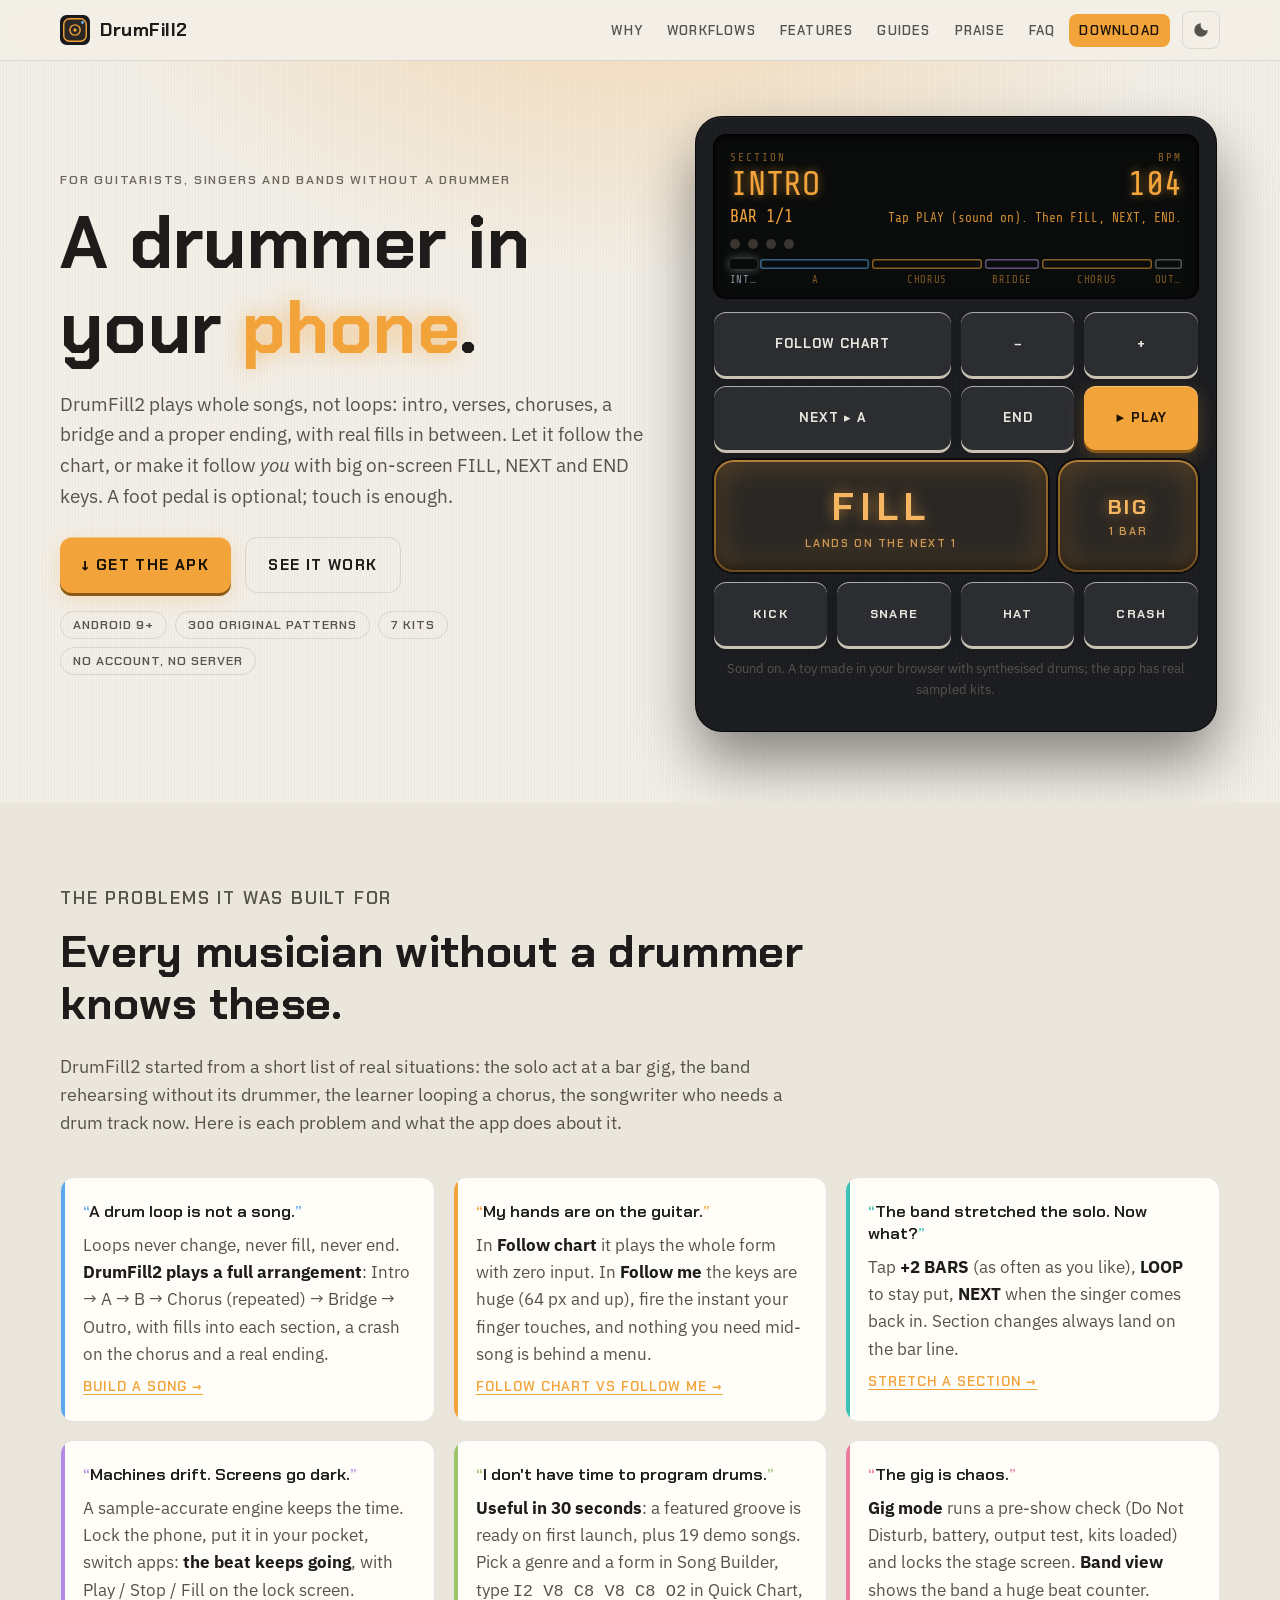
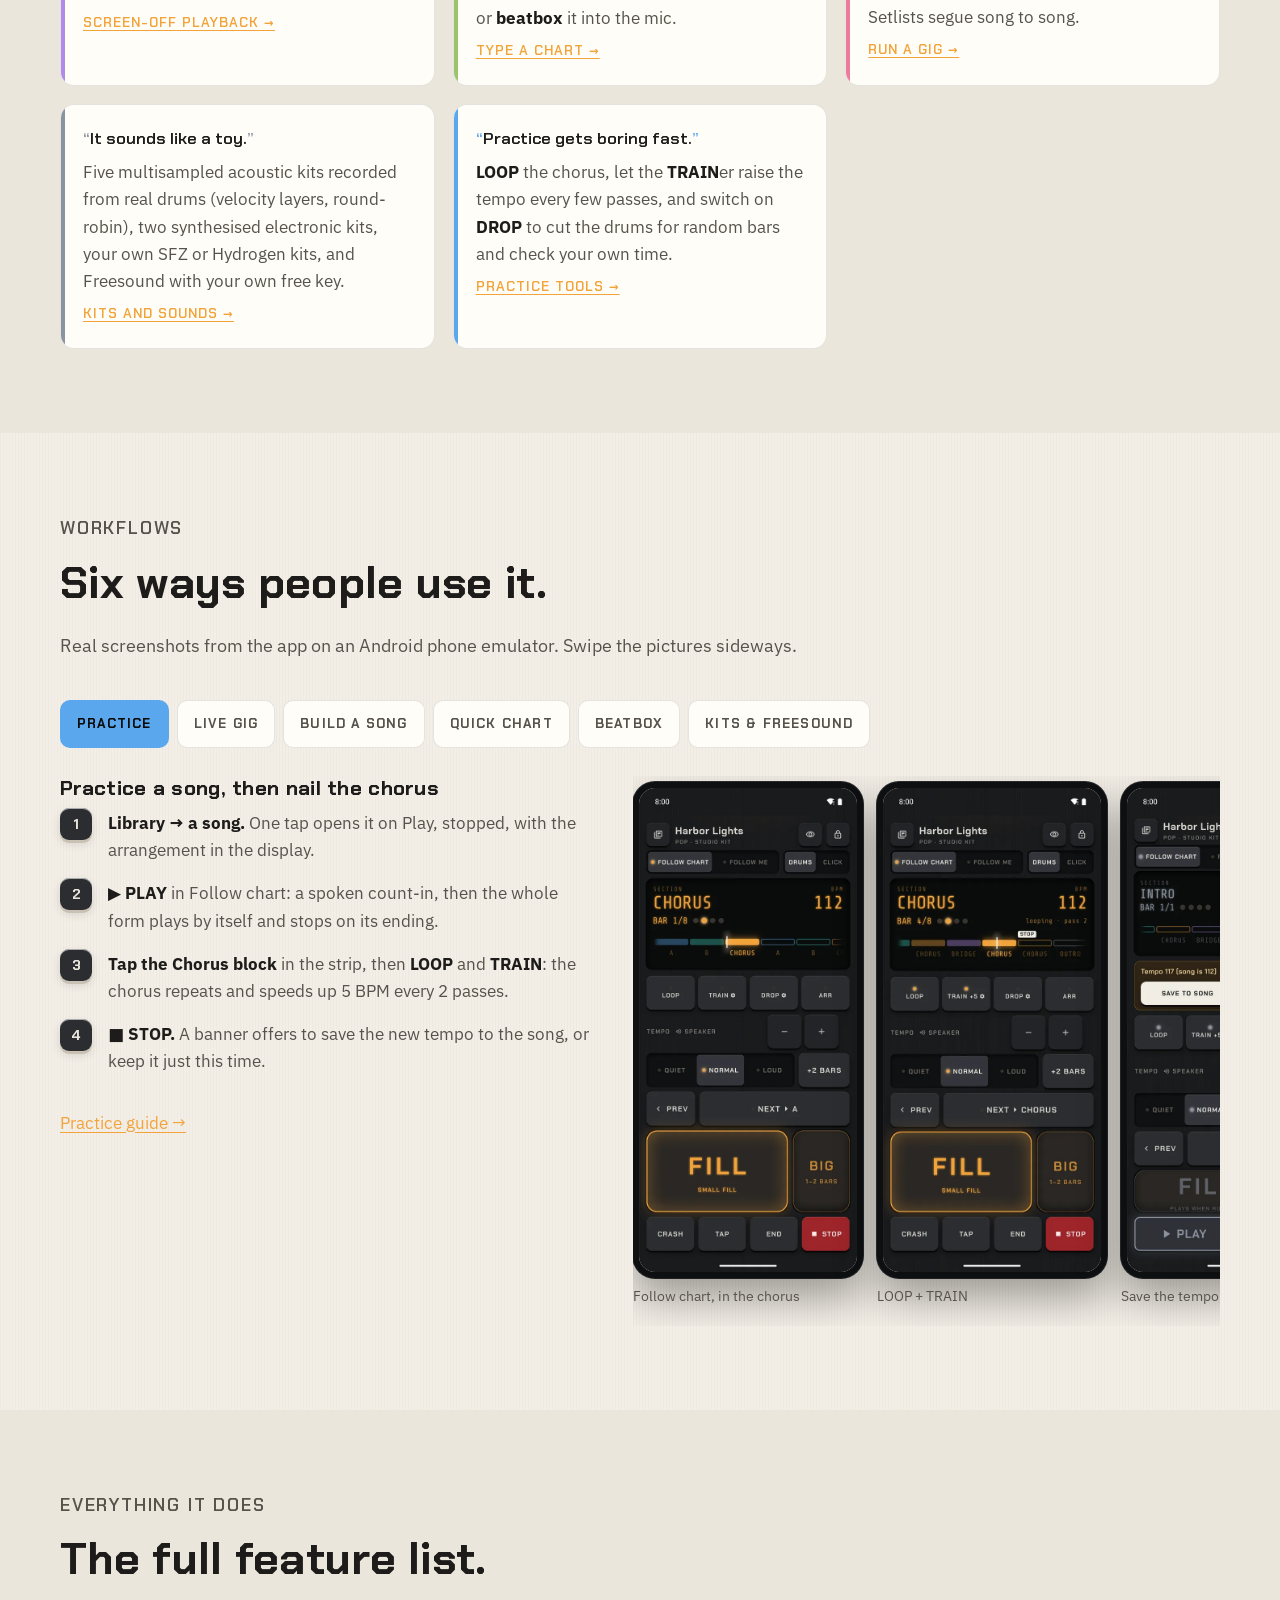
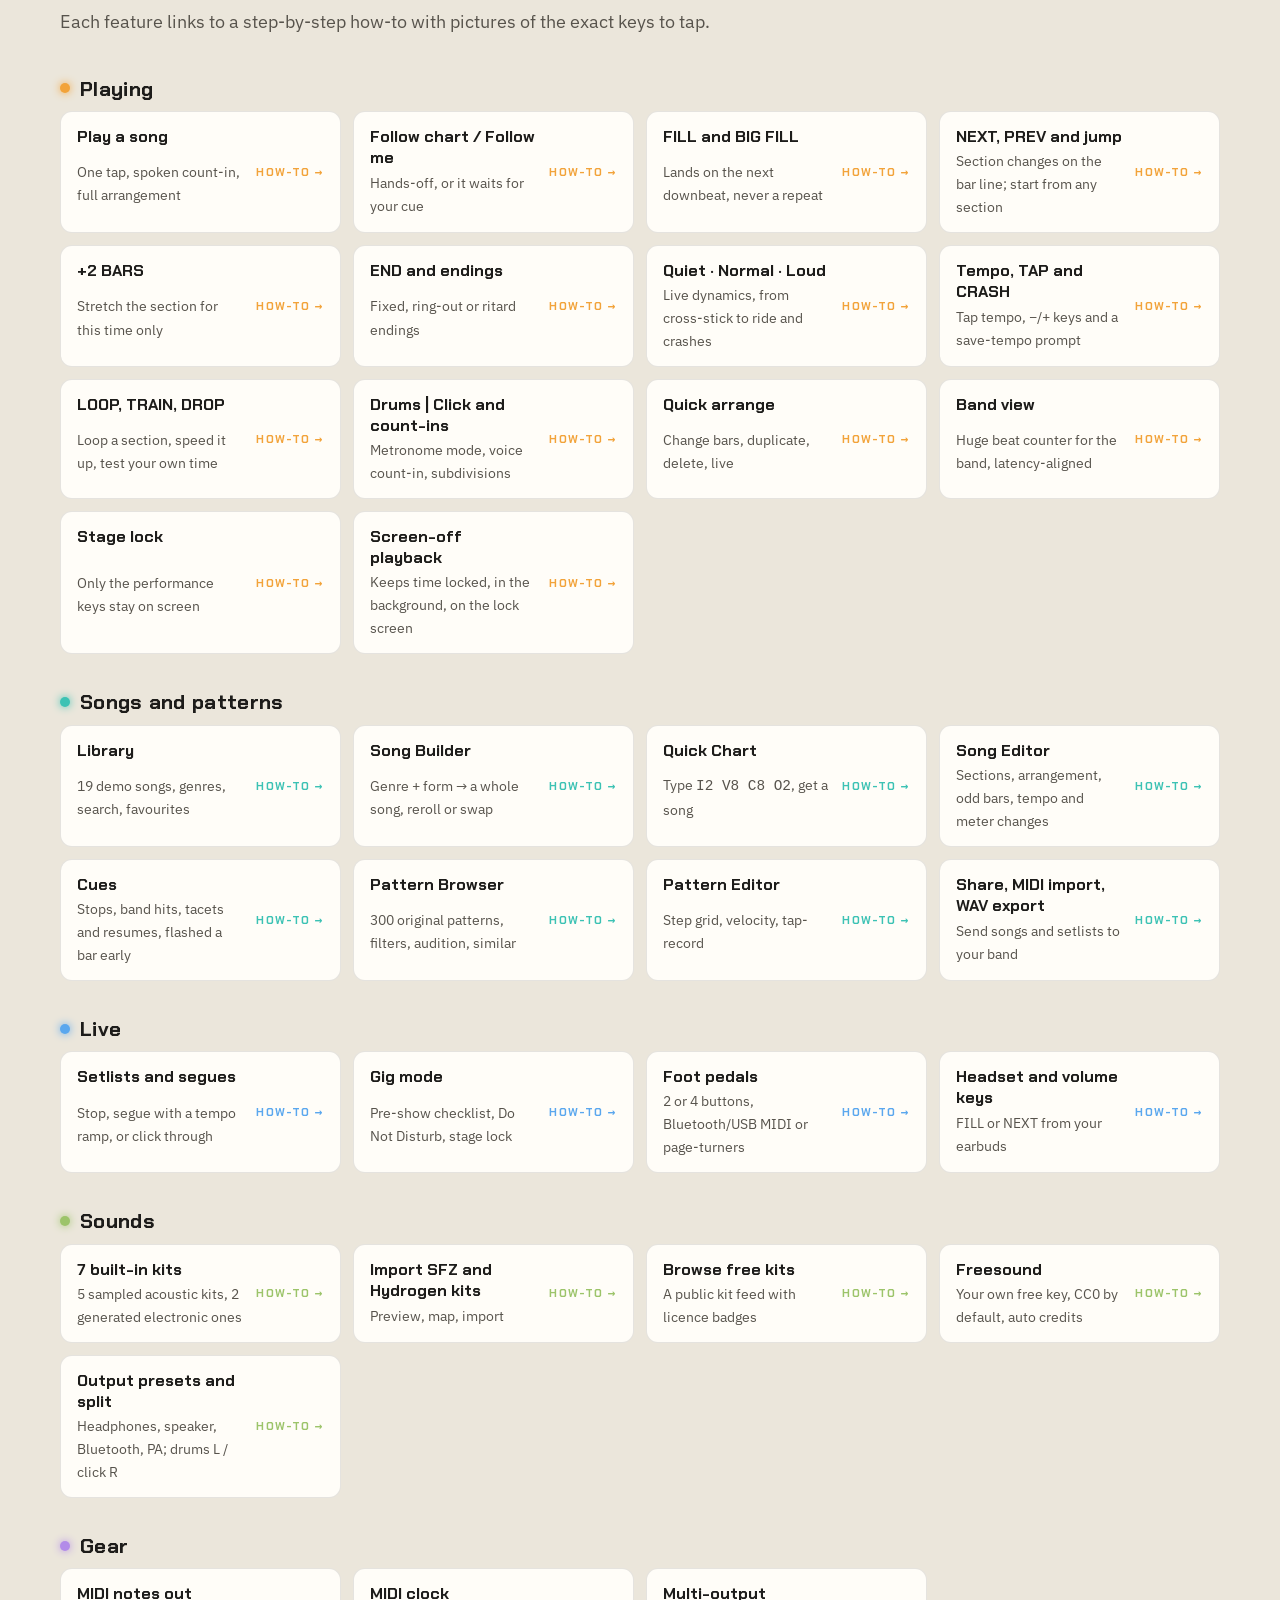
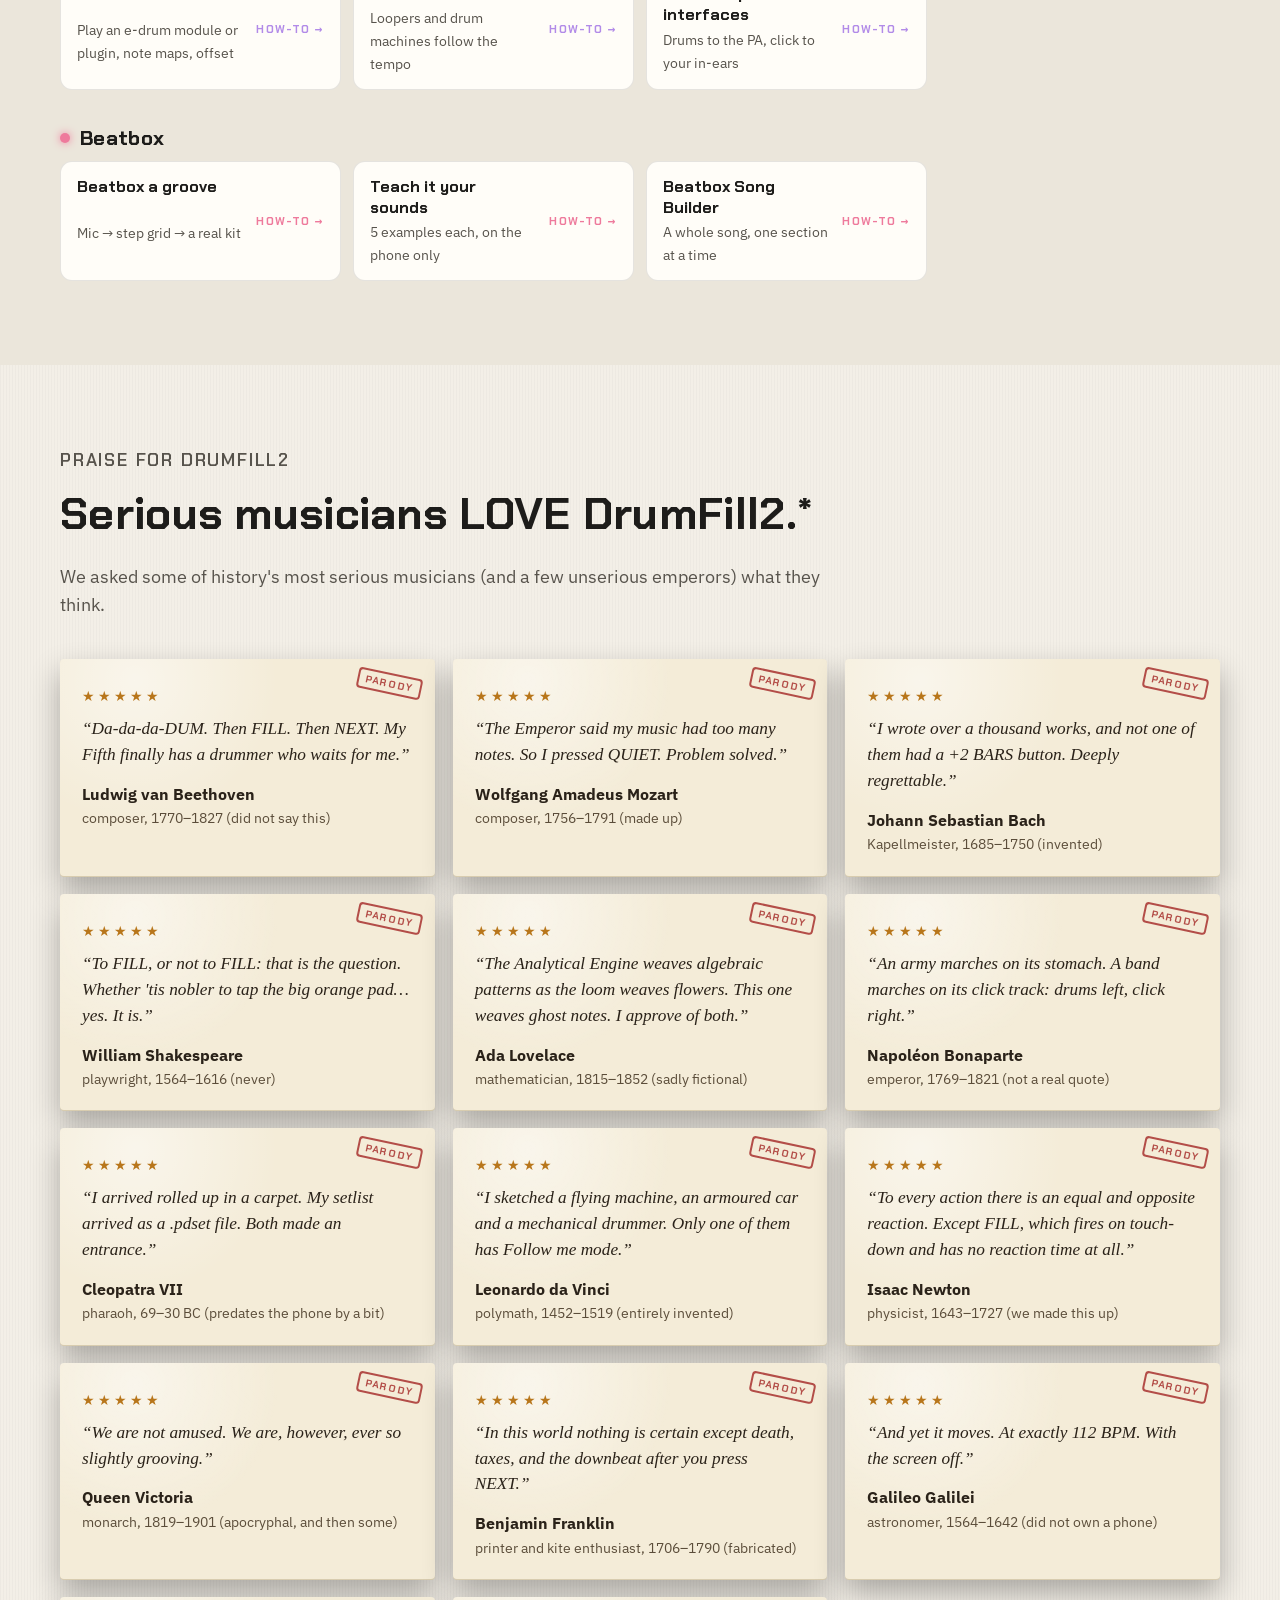
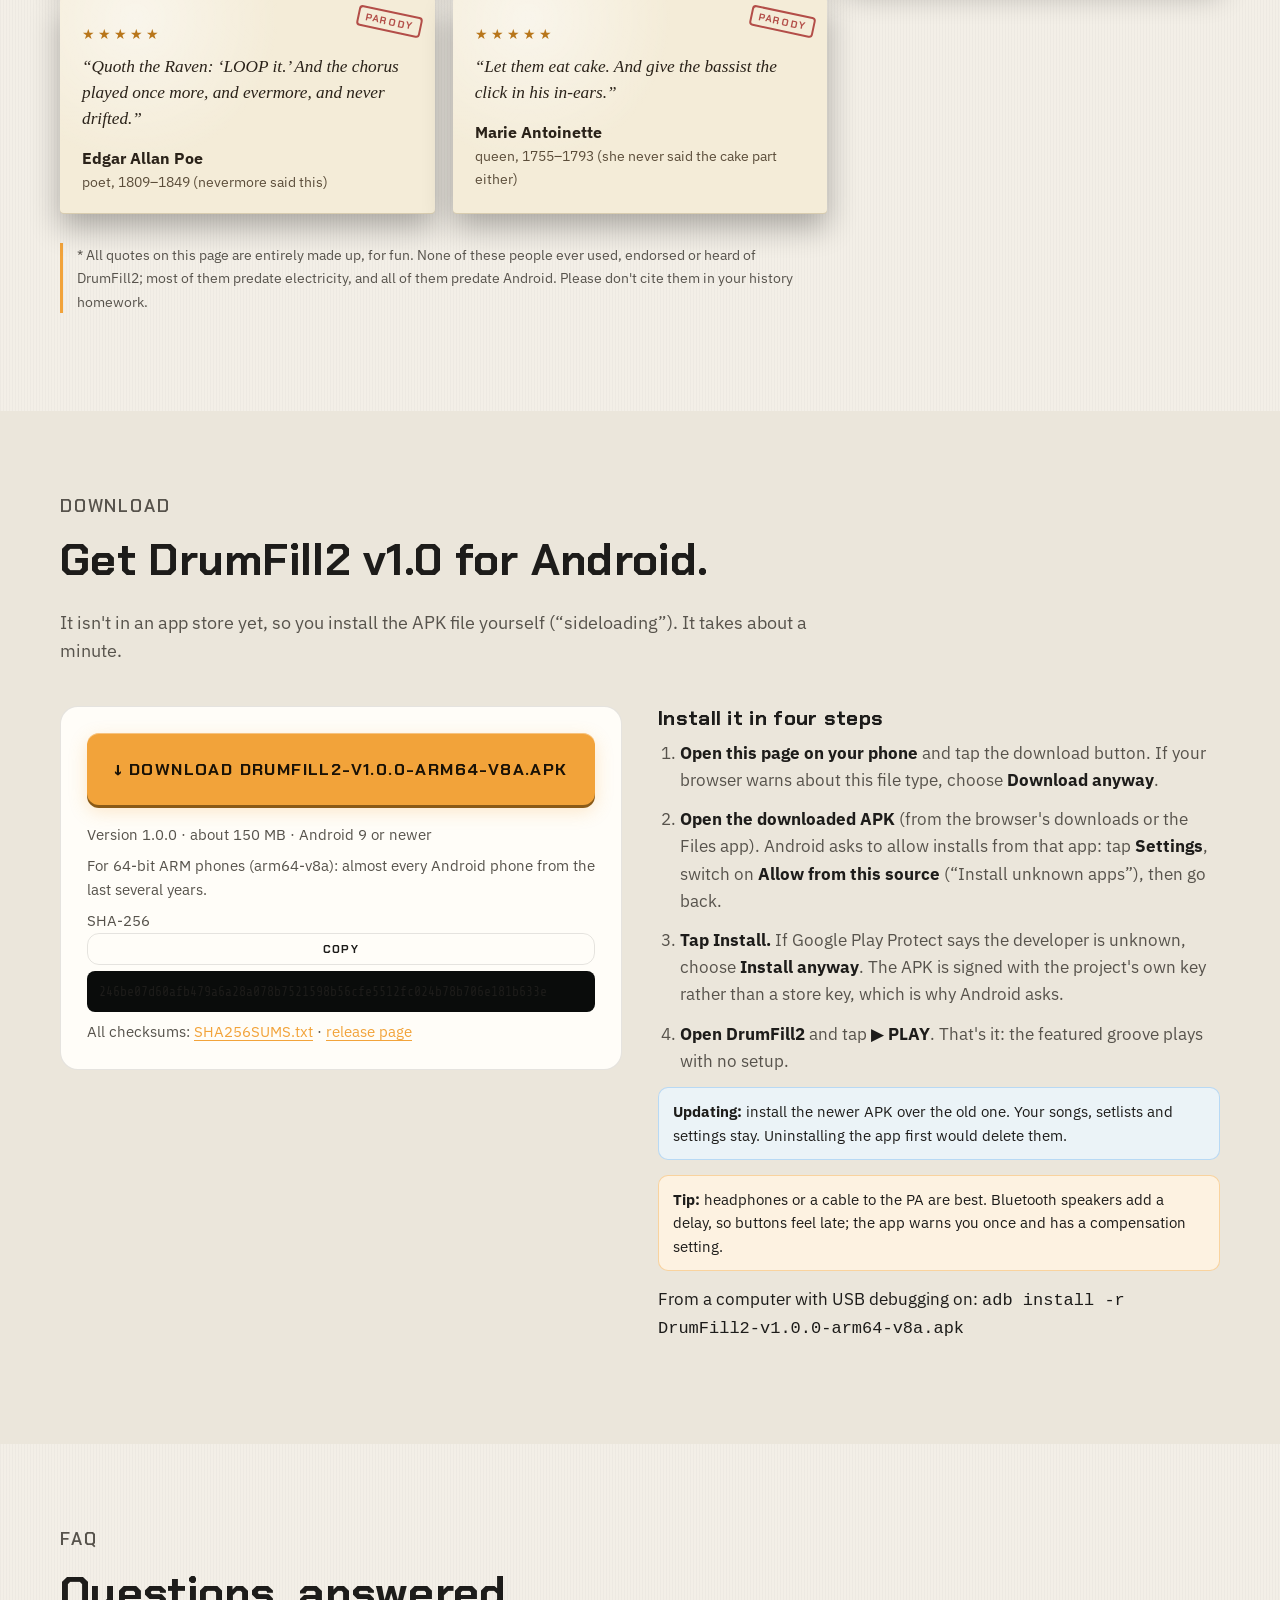
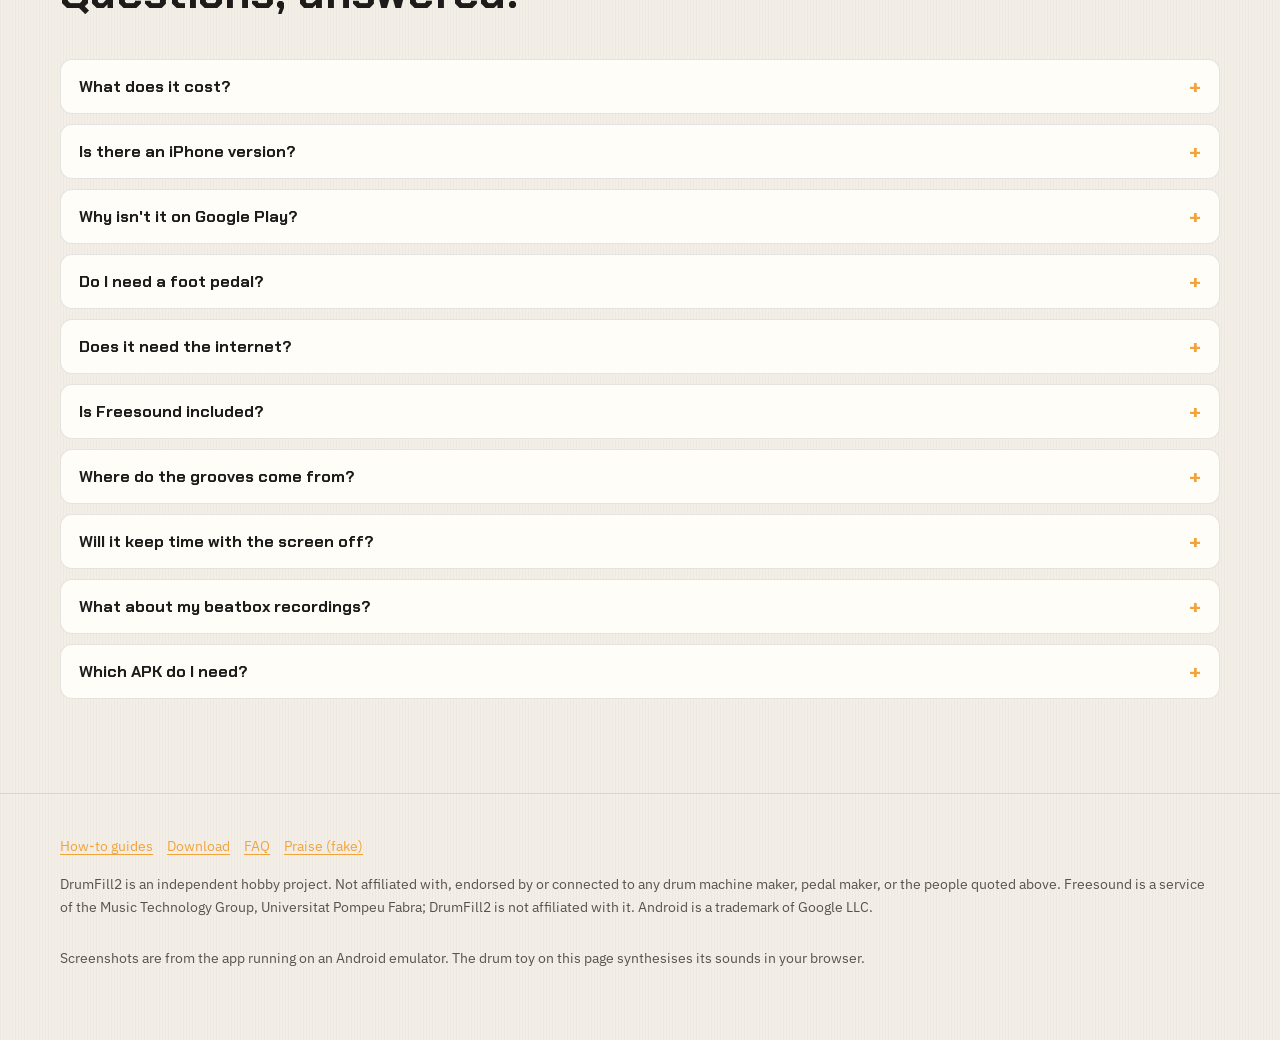
<file: index.html>
<!doctype html>
<html lang="en">
<head>
<meta charset="utf-8">
<meta name="viewport" content="width=device-width, initial-scale=1">
<title>DrumFill2 · a drummer in your phone</title>
<meta name="description" content="DrumFill2 is an Android app that plays full drum arrangements for practice and live gigs: intro, verses, choruses, fills and endings, by touch alone or with a foot pedal.">
<meta name="theme-color" content="#18191C">
<meta property="og:title" content="DrumFill2 · a drummer in your phone">
<meta property="og:description" content="Full songs, real fills, big buttons. Follow chart or Follow me. Android, free download.">
<meta property="og:type" content="website">
<meta property="og:url" content="https://rbdone.github.io/drumfill2-site/">
<meta property="og:image" content="https://rbdone.github.io/drumfill2-site/img/social-card.jpg">
<meta name="twitter:card" content="summary_large_image">
<link rel="icon" href="img/icon.svg" type="image/svg+xml">
<link rel="preconnect" href="https://fonts.googleapis.com">
<link rel="preconnect" href="https://fonts.gstatic.com" crossorigin>
<link rel="stylesheet" href="https://fonts.googleapis.com/css2?family=Chakra+Petch:wght@600;700&family=IBM+Plex+Sans:wght@400;600&family=Share+Tech+Mono&display=swap">
<link rel="stylesheet" href="css/site.css">
</head>
<body>
<a class="skip" href="#main">Skip to content</a>
<header class="top">
  <div class="wrap">
    <a class="brand" href="./" aria-label="DrumFill2 home">
      <img src="img/icon.svg" width="30" height="30" alt="">
      DrumFill2
    </a>
    <nav class="nav" aria-label="Main">
      <a href="#problems">Why</a>
      <a href="#workflows">Workflows</a>
      <a href="#features">Features</a>
      <a href="guides/">Guides</a>
      <a href="#praise">Praise</a>
      <a href="#faq">FAQ</a>
      <a class="dl" href="#download">Download</a>
    </nav>
    <button class="theme-btn" type="button" aria-label="Switch theme">
      <svg width="18" height="18" viewBox="0 0 24 24" aria-hidden="true"><path fill="currentColor" d="M12 3a9 9 0 1 0 9 9 7 7 0 0 1-9-9z"/></svg>
    </button>
  </div>
</header>

<main id="main">
<!-- ============ HERO ============ -->
<section class="hero" aria-labelledby="hero-title">
  <div class="notes" aria-hidden="true"></div>
  <div class="wrap">
    <div>
      <p class="silk">For guitarists, singers and bands without a drummer</p>
      <h1 id="hero-title">A drummer in your <span class="glow">phone</span>.</h1>
      <p class="lede">DrumFill2 plays whole songs, not loops: intro, verses, choruses, a bridge and a proper ending, with real fills in between. Let it follow the chart, or make it follow <em>you</em> with big on-screen FILL, NEXT and END keys. A foot pedal is optional; touch is enough.</p>
      <div class="ctas">
        <a class="key orange" href="#download">↓ Get the APK</a>
        <a class="key ghost" href="#workflows">See it work</a>
      </div>
      <ul class="chips" aria-label="Highlights">
        <li>Android 9+</li><li>300 original patterns</li><li>7 kits</li><li>No account, no server</li>
      </ul>
    </div>

    <!-- interactive toy: every sound synthesised in the browser -->
    <div class="machine float" id="toy" role="group" aria-label="Try it: a tiny playable drum machine (sound on)">
      <div class="lcd">
        <div class="lcd-row"><span class="lbl">Section</span><span class="lbl">BPM</span></div>
        <div class="lcd-row"><span class="big" data-lcd="section">INTRO</span><span class="big" data-lcd="bpm">104</span></div>
        <div class="lcd-row"><span data-lcd="bar">BAR 1/1</span><span class="msg" data-lcd="msg"></span></div>
        <div class="leds" aria-hidden="true"><span class="led"></span><span class="led"></span><span class="led"></span><span class="led"></span></div>
        <div class="song-strip" aria-label="Song sections"></div>
      </div>
      <div class="deck">
        <button class="key" type="button" data-act="mode" aria-pressed="false">FOLLOW CHART</button>
        <button class="key" type="button" data-act="tempo-down" aria-label="Tempo down">−</button>
        <button class="key" type="button" data-act="tempo-up" aria-label="Tempo up">+</button>
        <button class="key next" type="button" data-act="next">NEXT ▸ A</button>
        <button class="key" type="button" data-act="end">END</button>
        <button class="key orange play" type="button" data-act="play">▶ PLAY</button>
      </div>
      <div class="pads">
        <button class="pad" type="button" data-act="fill">FILL<small>LANDS ON THE NEXT 1</small></button>
        <button class="pad big" type="button" data-act="big">BIG<small>1 BAR</small></button>
      </div>
      <div class="kitrow" aria-label="Single drums">
        <button class="key" type="button" data-hit="kick">KICK</button>
        <button class="key" type="button" data-hit="snare">SNARE</button>
        <button class="key" type="button" data-hit="hat">HAT</button>
        <button class="key" type="button" data-hit="crash">CRASH</button>
      </div>
      <p class="machine-note">Sound on. A toy made in your browser with synthesised drums; the app has real sampled kits.</p>
      <p class="sr" aria-live="polite" id="toy-live"></p>
    </div>
  </div>
</section>

<!-- ============ PROBLEMS ============ -->
<section id="problems" class="alt" aria-labelledby="p-title">
  <div class="wrap">
    <div class="section-head reveal">
      <p class="silk">The problems it was built for</p>
      <h2 id="p-title">Every musician without a drummer knows these.</h2>
      <p>DrumFill2 started from a short list of real situations: the solo act at a bar gig, the band rehearsing without its drummer, the learner looping a chorus, the songwriter who needs a drum track now. Here is each problem and what the app does about it.</p>
    </div>
    <div class="problems">
      <article class="problem reveal" style="--c: var(--blue)">
        <div class="pain">A drum loop is not a song.</div>
        <p>Loops never change, never fill, never end. <strong>DrumFill2 plays a full arrangement</strong>: Intro → A → B → Chorus (repeated) → Bridge → Outro, with fills into each section, a crash on the chorus and a real ending.</p>
        <a href="guides/songs.html#builder">Build a song →</a>
      </article>
      <article class="problem reveal" style="--c: var(--orange)">
        <div class="pain">My hands are on the guitar.</div>
        <p>In <strong>Follow chart</strong> it plays the whole form with zero input. In <strong>Follow me</strong> the keys are huge (64 px and up), fire the instant your finger touches, and nothing you need mid-song is behind a menu.</p>
        <a href="guides/playing.html#follow">Follow chart vs Follow me →</a>
      </article>
      <article class="problem reveal" style="--c: var(--teal)">
        <div class="pain">The band stretched the solo. Now what?</div>
        <p>Tap <strong>+2 BARS</strong> (as often as you like), <strong>LOOP</strong> to stay put, <strong>NEXT</strong> when the singer comes back in. Section changes always land on the bar line.</p>
        <a href="guides/playing.html#extend">Stretch a section →</a>
      </article>
      <article class="problem reveal" style="--c: var(--violet)">
        <div class="pain">Machines drift. Screens go dark.</div>
        <p>A sample-accurate engine keeps the time. Lock the phone, put it in your pocket, switch apps: <strong>the beat keeps going</strong>, with Play / Stop / Fill on the lock screen.</p>
        <a href="guides/playing.html#background">Screen-off playback →</a>
      </article>
      <article class="problem reveal" style="--c: var(--green)">
        <div class="pain">I don't have time to program drums.</div>
        <p><strong>Useful in 30 seconds</strong>: a featured groove is ready on first launch, plus 19 demo songs. Pick a genre and a form in Song Builder, type <code>I2 V8 C8 V8 C8 O2</code> in Quick Chart, or <strong>beatbox</strong> it into the mic.</p>
        <a href="guides/songs.html#quickchart">Type a chart →</a>
      </article>
      <article class="problem reveal" style="--c: var(--pink)">
        <div class="pain">The gig is chaos.</div>
        <p><strong>Gig mode</strong> runs a pre-show check (Do Not Disturb, battery, output test, kits loaded) and locks the stage screen. <strong>Band view</strong> shows the band a huge beat counter. Setlists segue song to song.</p>
        <a href="guides/live.html#gig">Run a gig →</a>
      </article>
      <article class="problem reveal" style="--c: var(--grey)">
        <div class="pain">It sounds like a toy.</div>
        <p>Five multisampled acoustic kits recorded from real drums (velocity layers, round-robin), two synthesised electronic kits, your own SFZ or Hydrogen kits, and Freesound with your own free key.</p>
        <a href="guides/sounds.html#kits">Kits and sounds →</a>
      </article>
      <article class="problem reveal" style="--c: var(--blue)">
        <div class="pain">Practice gets boring fast.</div>
        <p><strong>LOOP</strong> the chorus, let the <strong>TRAIN</strong>er raise the tempo every few passes, and switch on <strong>DROP</strong> to cut the drums for random bars and check your own time.</p>
        <a href="guides/playing.html#practice">Practice tools →</a>
      </article>
    </div>
  </div>
</section>

<!-- ============ WORKFLOWS ============ -->
<section id="workflows" aria-labelledby="w-title">
  <div class="wrap">
    <div class="section-head reveal">
      <p class="silk">Workflows</p>
      <h2 id="w-title">Six ways people use it.</h2>
      <p>Real screenshots from the app on an Android phone emulator. Swipe the pictures sideways.</p>
    </div>
    <div class="tabs" role="tablist" aria-label="Workflows">
      <button role="tab" id="t-practice" aria-controls="w-practice" aria-selected="true" style="--c: var(--blue)">Practice</button>
      <button role="tab" id="t-gig" aria-controls="w-gig" aria-selected="false" tabindex="-1" style="--c: var(--orange)">Live gig</button>
      <button role="tab" id="t-build" aria-controls="w-build" aria-selected="false" tabindex="-1" style="--c: var(--teal)">Build a song</button>
      <button role="tab" id="t-chart" aria-controls="w-chart" aria-selected="false" tabindex="-1" style="--c: var(--violet)">Quick Chart</button>
      <button role="tab" id="t-beatbox" aria-controls="w-beatbox" aria-selected="false" tabindex="-1" style="--c: var(--pink)">Beatbox</button>
      <button role="tab" id="t-kits" aria-controls="w-kits" aria-selected="false" tabindex="-1" style="--c: var(--green)">Kits &amp; Freesound</button>
    </div>

    <div class="flow" role="tabpanel" id="w-practice" aria-labelledby="t-practice">
      <div>
        <h3>Practice a song, then nail the chorus</h3>
        <ol>
          <li><strong>Library → a song.</strong> One tap opens it on Play, stopped, with the arrangement in the display.</li>
          <li><strong>▶ PLAY</strong> in Follow chart: a spoken count-in, then the whole form plays by itself and stops on its ending.</li>
          <li><strong>Tap the Chorus block</strong> in the strip, then <strong>LOOP</strong> and <strong>TRAIN</strong>: the chorus repeats and speeds up 5 BPM every 2 passes.</li>
          <li><strong>■ STOP.</strong> A banner offers to save the new tempo to the song, or keep it just this time.</li>
        </ol>
        <a href="guides/playing.html#practice">Practice guide →</a>
      </div>
      <div class="shots">
        <figure><img class="phone" src="img/screens/play-chart-chorus.webp" width="540" height="1200" loading="lazy" alt="Play screen in Follow chart: CHORUS section at 112 BPM, the FILL pad lit orange, NEXT shows A."><figcaption>Follow chart, in the chorus</figcaption></figure>
        <figure><img class="phone" src="img/screens/play-practice.webp" width="540" height="1200" loading="lazy" alt="Play screen with LOOP and TRAIN +5 lit and the display reading looping, pass 2."><figcaption>LOOP + TRAIN</figcaption></figure>
        <figure><img class="phone" src="img/screens/play-save-tempo.webp" width="540" height="1200" loading="lazy" alt="Stopped Play screen with a banner: Tempo 117 (song is 112), Save to song, Just this time."><figcaption>Save the tempo, or not</figcaption></figure>
      </div>
    </div>

    <div class="flow" role="tabpanel" id="w-gig" aria-labelledby="t-gig" hidden>
      <div>
        <h3>Friday night: setlist, pedal, Follow me</h3>
        <ol>
          <li><strong>Setlists → New setlist</strong>, add your songs, and set what happens after each: <strong>Stop</strong>, <strong>Segue</strong> or <strong>Click through</strong>.</li>
          <li><strong>🎤 GIG MODE</strong> checks Do Not Disturb, battery, the output (with a test hit) and the kits, then <strong>START GIG</strong> opens Play with stage lock on.</li>
          <li>Switch to <strong>Follow me</strong>. Strum; tap <strong>FILL</strong> or <strong>NEXT</strong> between phrases, or press your pedal. <strong>END</strong> plays the outro.</li>
          <li>Between songs the big <strong>NEXT SONG</strong> key loads the next one. Turn the phone sideways for <strong>Band view</strong>.</li>
        </ol>
        <a href="guides/live.html">Live guides →</a>
      </div>
      <div class="shots">
        <figure><img class="phone" src="img/screens/setlist.webp" width="540" height="1200" loading="lazy" alt="Setlist Friday at the Harbor: 4 songs, the first segues with a 2-bar tempo ramp, the second clicks through."><figcaption>A setlist with segues</figcaption></figure>
        <figure><img class="phone" src="img/screens/gig-checklist.webp" width="540" height="1200" loading="lazy" alt="Gig mode checklist: Do Not Disturb on, battery 100%, phone speaker test playing, screen stays awake, setlist loaded. START GIG."><figcaption>Gig mode pre-show check</figcaption></figure>
        <figure><img class="phone" src="img/screens/play-gig-locked.webp" width="540" height="1200" loading="lazy" alt="Play screen locked for the stage: set 1 of 4, a NEXT SONG key reads Backroad Two-Step 150."><figcaption>Stage lock + NEXT SONG</figcaption></figure>
        <figure><img class="phone" src="img/screens/play-followme-waiting.webp" width="540" height="1200" loading="lazy" alt="Follow me: the intro reads BAR 3 of 1, waiting for NEXT; the NEXT key glows blue and FILL is white-hot."><figcaption>Follow me: waiting for your NEXT</figcaption></figure>
        <figure class="wide"><img class="phone" src="img/screens/band-view.webp" width="1200" height="540" loading="lazy" alt="Band view in landscape: a huge orange 3, CHORUS, 5 bars left, NEXT Bridge, and FILL, NEXT, STOP keys along the bottom."><figcaption>Band view, for the band</figcaption></figure>
      </div>
    </div>

    <div class="flow" role="tabpanel" id="w-build" aria-labelledby="t-build" hidden>
      <div>
        <h3>From nothing to a full drum track in a minute</h3>
        <ol>
          <li><strong>Library → Build a song.</strong> Pick a genre (17 of them) and a form: Pop, Rock, AABA, 12-bar blues, Build/drop, Jam…</li>
          <li><strong>BUILD SONG.</strong> Every section gets a groove, an end fill, an intro and an ending that belong together.</li>
          <li>Don't like a section? <strong>🎲 Reroll</strong> it, or <strong>⇄ Swap</strong> to browse grooves already filtered to the song's genre, feel and tempo.</li>
          <li><strong>SAVE &amp; PLAY.</strong> Fine-tune later in the Song Editor: cues, odd bars, tempo changes, ring-out endings.</li>
        </ol>
        <a href="guides/songs.html#builder">Song Builder guide →</a>
      </div>
      <div class="shots">
        <figure><img class="phone" src="img/screens/builder-pick.webp" width="540" height="1200" loading="lazy" alt="Song Builder: genre chips from Rock to Odd time, and form choices with their bar counts."><figcaption>Genre + form</figcaption></figure>
        <figure><img class="phone" src="img/screens/builder-result.webp" width="540" height="1200" loading="lazy" alt="A built jazz song: Intro Swing Kick-off, A Swing Ride, Chorus Bebop Bombs, Solo Hard-Bop Drive, Outro Jazz Ending, each with reroll and swap keys."><figcaption>Reroll or swap any section</figcaption></figure>
        <figure><img class="phone" src="img/screens/builder-swap.webp" width="540" height="1200" loading="lazy" alt="Pick groove for A: filters set from the song (Jazz, swing, fits 150) with step-grid previews of each groove."><figcaption>Swap, pre-filtered</figcaption></figure>
        <figure><img class="phone" src="img/screens/editor-arrangement.webp" width="540" height="1200" loading="lazy" alt="Song Editor arrangement tab: draggable steps Intro 1, A 8, B 4, Chorus 8 with minus and plus keys."><figcaption>Song Editor</figcaption></figure>
      </div>
    </div>

    <div class="flow" role="tabpanel" id="w-chart" aria-labelledby="t-chart" hidden>
      <div>
        <h3>Type the chart the band just called</h3>
        <ol>
          <li><strong>Library → Type a chart.</strong> Type tempo, meter, genre and sections: <code>@104 4/4 funk I2 V8 C8 (V8 C8)x2 Br8 C16 O2~</code></li>
          <li>The arrangement previews live as you type. A mistake gets a plain-English fix: <em>“X4 isn't a section — did you mean S4 (solo)?”</em> with a one-tap <strong>Use S4</strong>.</li>
          <li>The shortcut keys type the tricky bits for you: repeats, odd bars, cues, tempo changes, ring-outs.</li>
          <li><strong>SAVE &amp; PLAY.</strong> The builder fills in grooves for the genre, so it plays at once.</li>
        </ol>
        <a href="guides/songs.html#quickchart">Quick Chart guide →</a>
      </div>
      <div class="shots">
        <figure><img class="phone" src="img/screens/chart-error.webp" width="540" height="1200" loading="lazy" alt="Quick chart with a red hint: X4 isn't a section, did you mean S4 (solo)? and a Use S4 button."><figcaption>A friendly fix</figcaption></figure>
        <figure><img class="phone" src="img/screens/chart-ok.webp" width="540" height="1200" loading="lazy" alt="Quick chart accepted: 11 steps, 80 bars, about 3:05 at 104, with a coloured preview and syntax cheat sheet."><figcaption>11 steps, ready to play</figcaption></figure>
      </div>
    </div>

    <div class="flow" role="tabpanel" id="w-beatbox" aria-labelledby="t-beatbox" hidden>
      <div>
        <h3>Beatbox the groove in your head</h3>
        <ol>
          <li><strong>Library → Beatbox.</strong> Headphones on for the click, choose 2, 4 or 8 bars, press <strong>● RECORD</strong> and go “pm-ti-ta-ti”.</li>
          <li>The phone finds your kicks, snares and hats on a step grid and plays them back with a real kit, and says which library groove it sounds like.</li>
          <li>Or build a <strong>whole song</strong>: Song Builder → Build by beatboxing records each section in turn, with a 2-bar pre-roll into every new one.</li>
          <li>Teach it your sounds (5 of each) if your “ta” sounds like your “ti”. Recordings never leave the phone.</li>
        </ol>
        <a href="guides/beatbox.html">Beatbox guides →</a>
      </div>
      <div class="shots">
        <figure><img class="phone" src="img/screens/beatbox.webp" width="540" height="1200" loading="lazy" alt="Record Beatbox screen: click in headphones switch, length 2, 4 or 8 bars, a red RECORD key."><figcaption>Record a groove</figcaption></figure>
        <figure><img class="phone" src="img/screens/beatbox-song-prompt.webp" width="540" height="1200" loading="lazy" alt="Beatbox Song Builder: Intro, 2 bars, 1 of 6, 96 BPM locked, with a progress strip and the hint Count in or build up."><figcaption>Section by section</figcaption></figure>
        <figure><img class="phone" src="img/screens/beatbox-song-rec.webp" width="540" height="1200" loading="lazy" alt="Recording the intro take: REC, bar 1 of 2, beat 3, auto-stops at the end of bar 2."><figcaption>It stops by itself</figcaption></figure>
      </div>
    </div>

    <div class="flow" role="tabpanel" id="w-kits" aria-labelledby="t-kits" hidden>
      <div>
        <h3>Make it sound like your band</h3>
        <ol>
          <li><strong>Kits</strong> lists the seven built-in kits with their licences; ▶ auditions each one.</li>
          <li><strong>↑ Import kit</strong> takes a Hydrogen <code>.h2drumkit</code> or a zipped SFZ kit; check the mapping, then <strong>IMPORT KIT</strong>.</li>
          <li><strong>Browse free kits</strong> lists kits from a public feed with their licence badges.</li>
          <li><strong>Get more sounds</strong> walks you through a free Freesound key in about two minutes, then lets you fill kit slots with CC0 (or CC-BY) one-shots, credited automatically.</li>
        </ol>
        <a href="guides/sounds.html">Sound guides →</a>
      </div>
      <div class="shots">
        <figure><img class="phone" src="img/screens/kits.webp" width="540" height="1200" loading="lazy" alt="Kits tab: Studio (public domain), Jazz Club, Vintage and Brushes (CC0), Heavy, each with an audition key."><figcaption>Built-in kits</figcaption></figure>
        <figure><img class="phone" src="img/screens/kit-import.webp" width="540" height="1200" loading="lazy" alt="Import kit preview of a zipped SFZ kit: six instruments, each mapped, with play keys."><figcaption>Import an SFZ kit</figcaption></figure>
        <figure><img class="phone" src="img/screens/freesound-1.webp" width="540" height="1200" loading="lazy" alt="Get more sounds step 1 of 6: 600k+ free sounds from Freesound, your own free key stays on this phone."><figcaption>Freesound setup</figcaption></figure>
        <figure><img class="phone" src="img/screens/freesound-3.webp" width="540" height="1200" loading="lazy" alt="Create a key step: the three fields to fill in on Freesound, each with a copy button."><figcaption>Copy, paste, done</figcaption></figure>
      </div>
    </div>
  </div>
</section>

<!-- ============ FEATURES ============ -->
<section id="features" class="alt" aria-labelledby="f-title">
  <div class="wrap">
    <div class="section-head reveal">
      <p class="silk">Everything it does</p>
      <h2 id="f-title">The full feature list.</h2>
      <p>Each feature links to a step-by-step how-to with pictures of the exact keys to tap.</p>
    </div>
    <div class="feature-groups">
      <div class="feature-group reveal" style="--c: var(--orange)">
        <h3>Playing</h3>
        <ul class="features">
          <li><a href="guides/playing.html#play"><b>Play a song</b><span>One tap, spoken count-in, full arrangement</span></a></li>
          <li><a href="guides/playing.html#follow"><b>Follow chart / Follow me</b><span>Hands-off, or it waits for your cue</span></a></li>
          <li><a href="guides/playing.html#fill"><b>FILL and BIG FILL</b><span>Lands on the next downbeat, never a repeat</span></a></li>
          <li><a href="guides/playing.html#sections"><b>NEXT, PREV and jump</b><span>Section changes on the bar line; start from any section</span></a></li>
          <li><a href="guides/playing.html#extend"><b>+2 BARS</b><span>Stretch the section for this time only</span></a></li>
          <li><a href="guides/playing.html#end"><b>END and endings</b><span>Fixed, ring-out or ritard endings</span></a></li>
          <li><a href="guides/playing.html#intensity"><b>Quiet · Normal · Loud</b><span>Live dynamics, from cross-stick to ride and crashes</span></a></li>
          <li><a href="guides/playing.html#tempo"><b>Tempo, TAP and CRASH</b><span>Tap tempo, −/+ keys and a save-tempo prompt</span></a></li>
          <li><a href="guides/playing.html#practice"><b>LOOP, TRAIN, DROP</b><span>Loop a section, speed it up, test your own time</span></a></li>
          <li><a href="guides/playing.html#click"><b>Drums | Click and count-ins</b><span>Metronome mode, voice count-in, subdivisions</span></a></li>
          <li><a href="guides/playing.html#arrange"><b>Quick arrange</b><span>Change bars, duplicate, delete, live</span></a></li>
          <li><a href="guides/playing.html#band"><b>Band view</b><span>Huge beat counter for the band, latency-aligned</span></a></li>
          <li><a href="guides/playing.html#stagelock"><b>Stage lock</b><span>Only the performance keys stay on screen</span></a></li>
          <li><a href="guides/playing.html#background"><b>Screen-off playback</b><span>Keeps time locked, in the background, on the lock screen</span></a></li>
        </ul>
      </div>
      <div class="feature-group reveal" style="--c: var(--teal)">
        <h3>Songs and patterns</h3>
        <ul class="features">
          <li><a href="guides/songs.html#library"><b>Library</b><span>19 demo songs, genres, search, favourites</span></a></li>
          <li><a href="guides/songs.html#builder"><b>Song Builder</b><span>Genre + form → a whole song, reroll or swap</span></a></li>
          <li><a href="guides/songs.html#quickchart"><b>Quick Chart</b><span>Type <code>I2 V8 C8 O2</code>, get a song</span></a></li>
          <li><a href="guides/songs.html#editor"><b>Song Editor</b><span>Sections, arrangement, odd bars, tempo and meter changes</span></a></li>
          <li><a href="guides/songs.html#cues"><b>Cues</b><span>Stops, band hits, tacets and resumes, flashed a bar early</span></a></li>
          <li><a href="guides/songs.html#patterns"><b>Pattern Browser</b><span>300 original patterns, filters, audition, similar</span></a></li>
          <li><a href="guides/songs.html#pattern-editor"><b>Pattern Editor</b><span>Step grid, velocity, tap-record</span></a></li>
          <li><a href="guides/songs.html#share"><b>Share, MIDI import, WAV export</b><span>Send songs and setlists to your band</span></a></li>
        </ul>
      </div>
      <div class="feature-group reveal" style="--c: var(--blue)">
        <h3>Live</h3>
        <ul class="features">
          <li><a href="guides/live.html#setlists"><b>Setlists and segues</b><span>Stop, segue with a tempo ramp, or click through</span></a></li>
          <li><a href="guides/live.html#gig"><b>Gig mode</b><span>Pre-show checklist, Do Not Disturb, stage lock</span></a></li>
          <li><a href="guides/live.html#pedals"><b>Foot pedals</b><span>2 or 4 buttons, Bluetooth/USB MIDI or page-turners</span></a></li>
          <li><a href="guides/live.html#headset"><b>Headset and volume keys</b><span>FILL or NEXT from your earbuds</span></a></li>
        </ul>
      </div>
      <div class="feature-group reveal" style="--c: var(--green)">
        <h3>Sounds</h3>
        <ul class="features">
          <li><a href="guides/sounds.html#kits"><b>7 built-in kits</b><span>5 sampled acoustic kits, 2 generated electronic ones</span></a></li>
          <li><a href="guides/sounds.html#import"><b>Import SFZ and Hydrogen kits</b><span>Preview, map, import</span></a></li>
          <li><a href="guides/sounds.html#browse"><b>Browse free kits</b><span>A public kit feed with licence badges</span></a></li>
          <li><a href="guides/sounds.html#freesound"><b>Freesound</b><span>Your own free key, CC0 by default, auto credits</span></a></li>
          <li><a href="guides/sounds.html#audio"><b>Output presets and split</b><span>Headphones, speaker, Bluetooth, PA; drums L / click R</span></a></li>
        </ul>
      </div>
      <div class="feature-group reveal" style="--c: var(--violet)">
        <h3>Gear</h3>
        <ul class="features">
          <li><a href="guides/gear.html#midi-notes"><b>MIDI notes out</b><span>Play an e-drum module or plugin, note maps, offset</span></a></li>
          <li><a href="guides/gear.html#midi-clock"><b>MIDI clock</b><span>Loopers and drum machines follow the tempo</span></a></li>
          <li><a href="guides/gear.html#outputs"><b>Multi-output interfaces</b><span>Drums to the PA, click to your in-ears</span></a></li>
        </ul>
      </div>
      <div class="feature-group reveal" style="--c: var(--pink)">
        <h3>Beatbox</h3>
        <ul class="features">
          <li><a href="guides/beatbox.html#groove"><b>Beatbox a groove</b><span>Mic → step grid → a real kit</span></a></li>
          <li><a href="guides/beatbox.html#teach"><b>Teach it your sounds</b><span>5 examples each, on the phone only</span></a></li>
          <li><a href="guides/beatbox.html#song"><b>Beatbox Song Builder</b><span>A whole song, one section at a time</span></a></li>
        </ul>
      </div>
    </div>
  </div>
</section>

<!-- ============ PRAISE ============ -->
<section id="praise" class="praise" aria-labelledby="pr-title">
  <div class="wrap">
    <div class="section-head reveal">
      <p class="silk">Praise for DrumFill2</p>
      <h2 id="pr-title">Serious musicians LOVE DrumFill2.*</h2>
      <p>We asked some of history's most serious musicians (and a few unserious emperors) what they think.</p>
    </div>
    <div class="quotes">
      <figure class="quote reveal"><span class="stamp">PARODY</span>
        <blockquote>“Da-da-da-DUM. Then FILL. Then NEXT. My Fifth finally has a drummer who waits for me.”</blockquote>
        <figcaption><b>Ludwig van Beethoven</b>composer, 1770–1827 (did not say this)</figcaption></figure>
      <figure class="quote reveal"><span class="stamp">PARODY</span>
        <blockquote>“The Emperor said my music had too many notes. So I pressed QUIET. Problem solved.”</blockquote>
        <figcaption><b>Wolfgang Amadeus Mozart</b>composer, 1756–1791 (made up)</figcaption></figure>
      <figure class="quote reveal"><span class="stamp">PARODY</span>
        <blockquote>“I wrote over a thousand works, and not one of them had a +2 BARS button. Deeply regrettable.”</blockquote>
        <figcaption><b>Johann Sebastian Bach</b>Kapellmeister, 1685–1750 (invented)</figcaption></figure>
      <figure class="quote reveal"><span class="stamp">PARODY</span>
        <blockquote>“To FILL, or not to FILL: that is the question. Whether 'tis nobler to tap the big orange pad… yes. It is.”</blockquote>
        <figcaption><b>William Shakespeare</b>playwright, 1564–1616 (never)</figcaption></figure>
      <figure class="quote reveal"><span class="stamp">PARODY</span>
        <blockquote>“The Analytical Engine weaves algebraic patterns as the loom weaves flowers. This one weaves ghost notes. I approve of both.”</blockquote>
        <figcaption><b>Ada Lovelace</b>mathematician, 1815–1852 (sadly fictional)</figcaption></figure>
      <figure class="quote reveal"><span class="stamp">PARODY</span>
        <blockquote>“An army marches on its stomach. A band marches on its click track: drums left, click right.”</blockquote>
        <figcaption><b>Napoléon Bonaparte</b>emperor, 1769–1821 (not a real quote)</figcaption></figure>
      <figure class="quote reveal"><span class="stamp">PARODY</span>
        <blockquote>“I arrived rolled up in a carpet. My setlist arrived as a .pdset file. Both made an entrance.”</blockquote>
        <figcaption><b>Cleopatra VII</b>pharaoh, 69–30 BC (predates the phone by a bit)</figcaption></figure>
      <figure class="quote reveal"><span class="stamp">PARODY</span>
        <blockquote>“I sketched a flying machine, an armoured car and a mechanical drummer. Only one of them has Follow me mode.”</blockquote>
        <figcaption><b>Leonardo da Vinci</b>polymath, 1452–1519 (entirely invented)</figcaption></figure>
      <figure class="quote reveal"><span class="stamp">PARODY</span>
        <blockquote>“To every action there is an equal and opposite reaction. Except FILL, which fires on touch-down and has no reaction time at all.”</blockquote>
        <figcaption><b>Isaac Newton</b>physicist, 1643–1727 (we made this up)</figcaption></figure>
      <figure class="quote reveal"><span class="stamp">PARODY</span>
        <blockquote>“We are not amused. We are, however, ever so slightly grooving.”</blockquote>
        <figcaption><b>Queen Victoria</b>monarch, 1819–1901 (apocryphal, and then some)</figcaption></figure>
      <figure class="quote reveal"><span class="stamp">PARODY</span>
        <blockquote>“In this world nothing is certain except death, taxes, and the downbeat after you press NEXT.”</blockquote>
        <figcaption><b>Benjamin Franklin</b>printer and kite enthusiast, 1706–1790 (fabricated)</figcaption></figure>
      <figure class="quote reveal"><span class="stamp">PARODY</span>
        <blockquote>“And yet it moves. At exactly 112 BPM. With the screen off.”</blockquote>
        <figcaption><b>Galileo Galilei</b>astronomer, 1564–1642 (did not own a phone)</figcaption></figure>
      <figure class="quote reveal"><span class="stamp">PARODY</span>
        <blockquote>“Quoth the Raven: ‘LOOP it.’ And the chorus played once more, and evermore, and never drifted.”</blockquote>
        <figcaption><b>Edgar Allan Poe</b>poet, 1809–1849 (nevermore said this)</figcaption></figure>
      <figure class="quote reveal"><span class="stamp">PARODY</span>
        <blockquote>“Let them eat cake. And give the bassist the click in his in-ears.”</blockquote>
        <figcaption><b>Marie Antoinette</b>queen, 1755–1793 (she never said the cake part either)</figcaption></figure>
    </div>
    <p class="disclaimer">* All quotes on this page are entirely made up, for fun. None of these people ever used, endorsed or heard of DrumFill2; most of them predate electricity, and all of them predate Android. Please don't cite them in your history homework.</p>
  </div>
</section>

<!-- ============ DOWNLOAD ============ -->
<section id="download" class="alt" aria-labelledby="d-title">
  <div class="wrap">
    <div class="section-head reveal">
      <p class="silk">Download</p>
      <h2 id="d-title">Get DrumFill2 v1.0 for Android.</h2>
      <p>It isn't in an app store yet, so you install the APK file yourself (“sideloading”). It takes about a minute.</p>
    </div>
    <div class="download-box">
      <div class="dl-card reveal">
        <a class="key orange" href="https://github.com/rbdone/drumfill2-site/releases/latest/download/DrumFill2-v1.0.0-arm64-v8a.apk">↓ Download DrumFill2-v1.0.0-arm64-v8a.apk</a>
        <ul class="meta">
          <li>Version 1.0.0 · about 150 MB · Android 9 or newer</li>
          <li>For 64-bit ARM phones (arm64-v8a): almost every Android phone from the last several years.</li>
          <li>SHA-256 <button class="key ghost" type="button" data-copy="sha" style="min-height:32px;padding:0 10px;font-size:.7rem">Copy</button>
            <code class="hash" id="sha">246be07d60afb479a6a28a078b7521598b56cfe5512fc024b78b706e181b633e</code></li>
          <li>All checksums: <a href="https://github.com/rbdone/drumfill2-site/releases/latest/download/SHA256SUMS.txt">SHA256SUMS.txt</a> · <a href="https://github.com/rbdone/drumfill2-site/releases/latest">release page</a></li>
        </ul>
      </div>
      <div class="reveal">
        <h3>Install it in four steps</h3>
        <ol class="steps">
          <li><strong>Open this page on your phone</strong> and tap the download button. If your browser warns about this file type, choose <strong>Download anyway</strong>.</li>
          <li><strong>Open the downloaded APK</strong> (from the browser's downloads or the Files app). Android asks to allow installs from that app: tap <strong>Settings</strong>, switch on <strong>Allow from this source</strong> (“Install unknown apps”), then go back.</li>
          <li><strong>Tap Install.</strong> If Google Play Protect says the developer is unknown, choose <strong>Install anyway</strong>. The APK is signed with the project's own key rather than a store key, which is why Android asks.</li>
          <li><strong>Open DrumFill2</strong> and tap <strong>▶ PLAY</strong>. That's it: the featured groove plays with no setup.</li>
        </ol>
        <p class="note"><strong>Updating:</strong> install the newer APK over the old one. Your songs, setlists and settings stay. Uninstalling the app first would delete them.</p>
        <p class="note warn"><strong>Tip:</strong> headphones or a cable to the PA are best. Bluetooth speakers add a delay, so buttons feel late; the app warns you once and has a compensation setting.</p>
        <p>From a computer with USB debugging on: <code>adb install -r DrumFill2-v1.0.0-arm64-v8a.apk</code></p>
      </div>
    </div>
  </div>
</section>

<!-- ============ FAQ ============ -->
<section id="faq" class="faq" aria-labelledby="q-title">
  <div class="wrap">
    <div class="section-head reveal"><p class="silk">FAQ</p><h2 id="q-title">Questions, answered.</h2></div>
    <details><summary>What does it cost?</summary><div>The APK is a free download. There is no account, no sign-in, no ads and no server: everything runs on your phone.</div></details>
    <details><summary>Is there an iPhone version?</summary><div>No. DrumFill2 v1.0 is Android only, installed from the APK above.</div></details>
    <details><summary>Why isn't it on Google Play?</summary><div>Not yet. For now it's distributed as a signed APK. Updates are new APKs you install over the old one; your songs stay.</div></details>
    <details><summary>Do I need a foot pedal?</summary><div>No. Every action has its own big key on the Play screen, and Follow chart needs no input at all. A pedal (Bluetooth MIDI, USB MIDI, or a page-turner that sends key presses) is an optional shortcut. See <a href="guides/live.html#pedals">the pedal guide</a>.</div></details>
    <details><summary>Does it need the internet?</summary><div>No. Playing, building songs, kits and beatboxing all work offline. Only Freesound and the free-kit browser go online, and only when you use them.</div></details>
    <details><summary>Is Freesound included?</summary><div>The app talks to Freesound directly with <em>your own</em> free Freesound API key, which stays on your phone. The setup wizard takes about two minutes. CC0 sounds by default; CC-BY optional; non-commercial sounds are never offered.</div></details>
    <details><summary>Where do the grooves come from?</summary><div>The 300 patterns are original encodings of common, traditional grooves (backbeats, shuffles, bossa, one-drop…). None are transcribed from recordings. The sampled kits come from openly licensed recordings of real drum kits; Settings → Credits lists every author and licence.</div></details>
    <details><summary>Will it keep time with the screen off?</summary><div>Yes. Playback runs in the background with a notification, and the lock screen shows Play, Stop and Fill. Unplugging headphones or a phone call stops it cleanly.</div></details>
    <details><summary>What about my beatbox recordings?</summary><div>They stay on your phone and are only used to re-analyse a take. You can delete them in Settings → Beatbox recordings. Nothing is uploaded.</div></details>
    <details><summary>Which APK do I need?</summary><div>The <code>arm64-v8a</code> one, for nearly every modern phone. The release page also has APKs for older 32-bit phones (<code>armeabi-v7a</code>) and <code>x86_64</code>.</div></details>
  </div>
</section>
</main>

<footer>
  <div class="wrap">
    <nav aria-label="Footer">
      <a href="guides/">How-to guides</a>
      <a href="#download">Download</a>
      <a href="#faq">FAQ</a>
      <a href="#praise">Praise (fake)</a>
    </nav>
    <p>DrumFill2 is an independent hobby project. Not affiliated with, endorsed by or connected to any drum machine maker, pedal maker, or the people quoted above. Freesound is a service of the Music Technology Group, Universitat Pompeu Fabra; DrumFill2 is not affiliated with it. Android is a trademark of Google LLC.</p>
    <p>Screenshots are from the app running on an Android emulator. The drum toy on this page synthesises its sounds in your browser.</p>
  </div>
</footer>
<script src="js/site.js" defer></script>
</body>
</html>
</file>
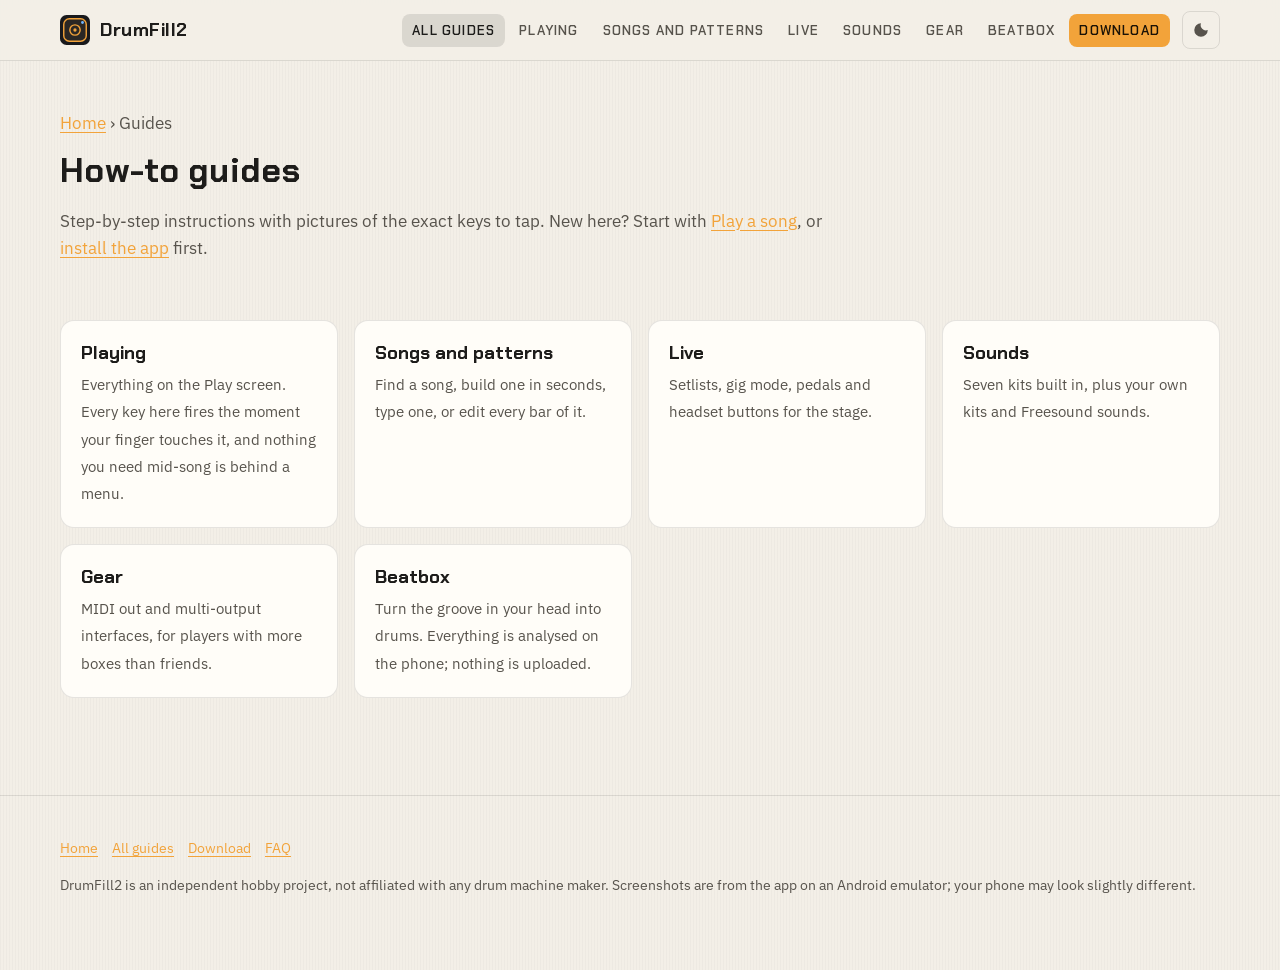
<file: guides/index.html>
<!doctype html>
<html lang="en">
<head>
<meta charset="utf-8">
<meta name="viewport" content="width=device-width, initial-scale=1">
<title>How-to guides · DrumFill2 guides</title>
<meta name="description" content="Step-by-step DrumFill2 guides with pictures of the keys to tap.">
<meta name="theme-color" content="#18191C">
<link rel="icon" href="../img/icon.svg" type="image/svg+xml">
<link rel="preconnect" href="https://fonts.googleapis.com">
<link rel="preconnect" href="https://fonts.gstatic.com" crossorigin>
<link rel="stylesheet" href="https://fonts.googleapis.com/css2?family=Chakra+Petch:wght@600;700&family=IBM+Plex+Sans:wght@400;600&family=Share+Tech+Mono&display=swap">
<link rel="stylesheet" href="../css/site.css">
</head>
<body>
<a class="skip" href="#main">Skip to content</a>
<header class="top">
  <div class="wrap">
    <a class="brand" href="../" aria-label="DrumFill2 home"><img src="../img/icon.svg" width="30" height="30" alt="">DrumFill2</a>
    <nav class="nav" aria-label="Main">
      <a href="./" aria-current="page">All guides</a>
      <a href="playing.html">Playing</a>
      <a href="songs.html">Songs and patterns</a>
      <a href="live.html">Live</a>
      <a href="sounds.html">Sounds</a>
      <a href="gear.html">Gear</a>
      <a href="beatbox.html">Beatbox</a>
      <a class="dl" href="../#download">Download</a>
    </nav>
    <button class="theme-btn" type="button" aria-label="Switch theme"><svg width="18" height="18" viewBox="0 0 24 24" aria-hidden="true"><path fill="currentColor" d="M12 3a9 9 0 1 0 9 9 7 7 0 0 1-9-9z"/></svg></button>
  </div>
</header>
<main id="main">
<div class="wrap guide-hero">
  <p class="crumbs"><a href="../">Home</a> › Guides</p>
  <h1>How-to guides</h1>
  <p>Step-by-step instructions with pictures of the exact keys to tap. New here? Start with <a href="playing.html#play">Play a song</a>, or <a href="../#download">install the app</a> first.</p>
</div>
<div class="wrap" style="padding-bottom:80px">
  <ul class="guide-cards">
    <li><a href="playing.html" style="--c: var(--orange)"><b>Playing</b><span>Everything on the Play screen. Every key here fires the moment your finger touches it, and nothing you need mid-song is behind a menu.</span></a></li>
    <li><a href="songs.html" style="--c: var(--teal)"><b>Songs and patterns</b><span>Find a song, build one in seconds, type one, or edit every bar of it.</span></a></li>
    <li><a href="live.html" style="--c: var(--blue)"><b>Live</b><span>Setlists, gig mode, pedals and headset buttons for the stage.</span></a></li>
    <li><a href="sounds.html" style="--c: var(--green)"><b>Sounds</b><span>Seven kits built in, plus your own kits and Freesound sounds.</span></a></li>
    <li><a href="gear.html" style="--c: var(--violet)"><b>Gear</b><span>MIDI out and multi-output interfaces, for players with more boxes than friends.</span></a></li>
    <li><a href="beatbox.html" style="--c: var(--pink)"><b>Beatbox</b><span>Turn the groove in your head into drums. Everything is analysed on the phone; nothing is uploaded.</span></a></li>
  </ul>
</div>
</main>
<footer>
  <div class="wrap">
    <nav aria-label="Footer"><a href="../">Home</a><a href="./">All guides</a><a href="../#download">Download</a><a href="../#faq">FAQ</a></nav>
    <p>DrumFill2 is an independent hobby project, not affiliated with any drum machine maker. Screenshots are from the app on an Android emulator; your phone may look slightly different.</p>
  </div>
</footer>
<script src="../js/site.js" defer></script>
</body>
</html>
</file>
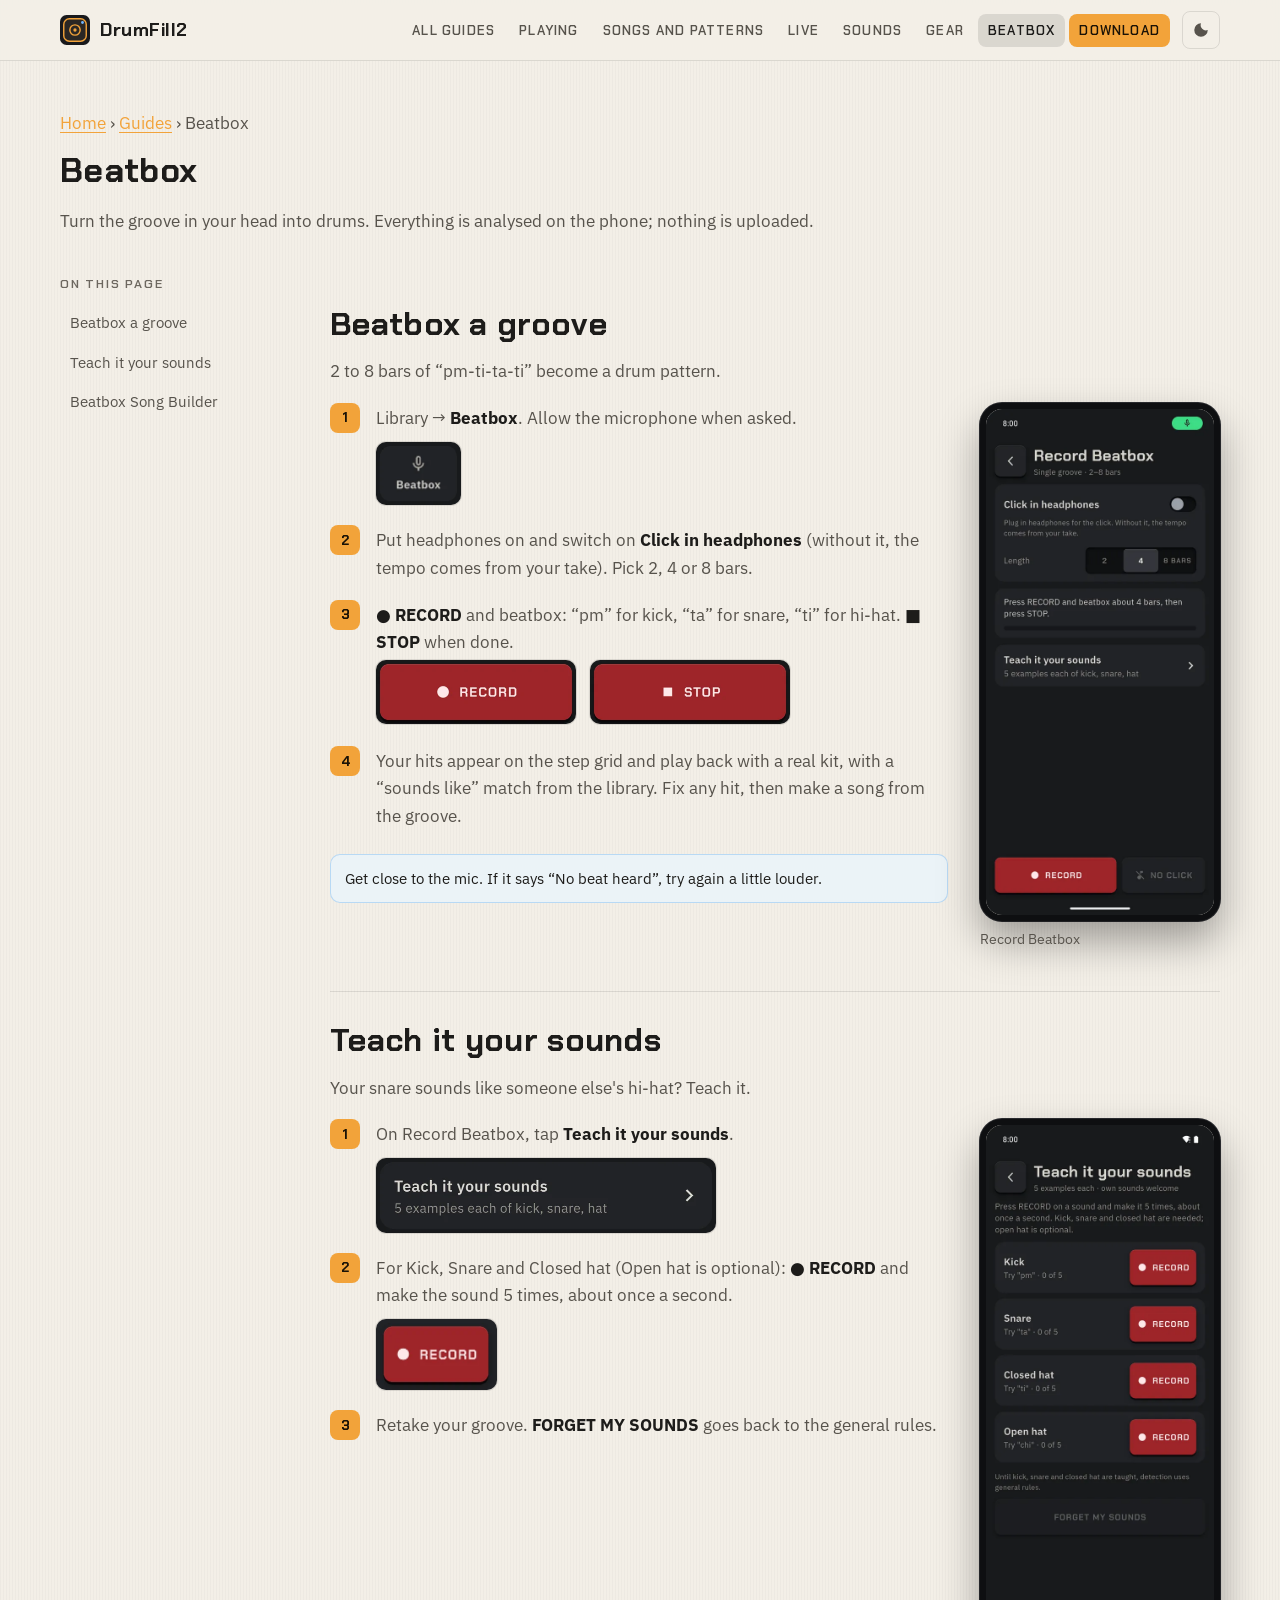
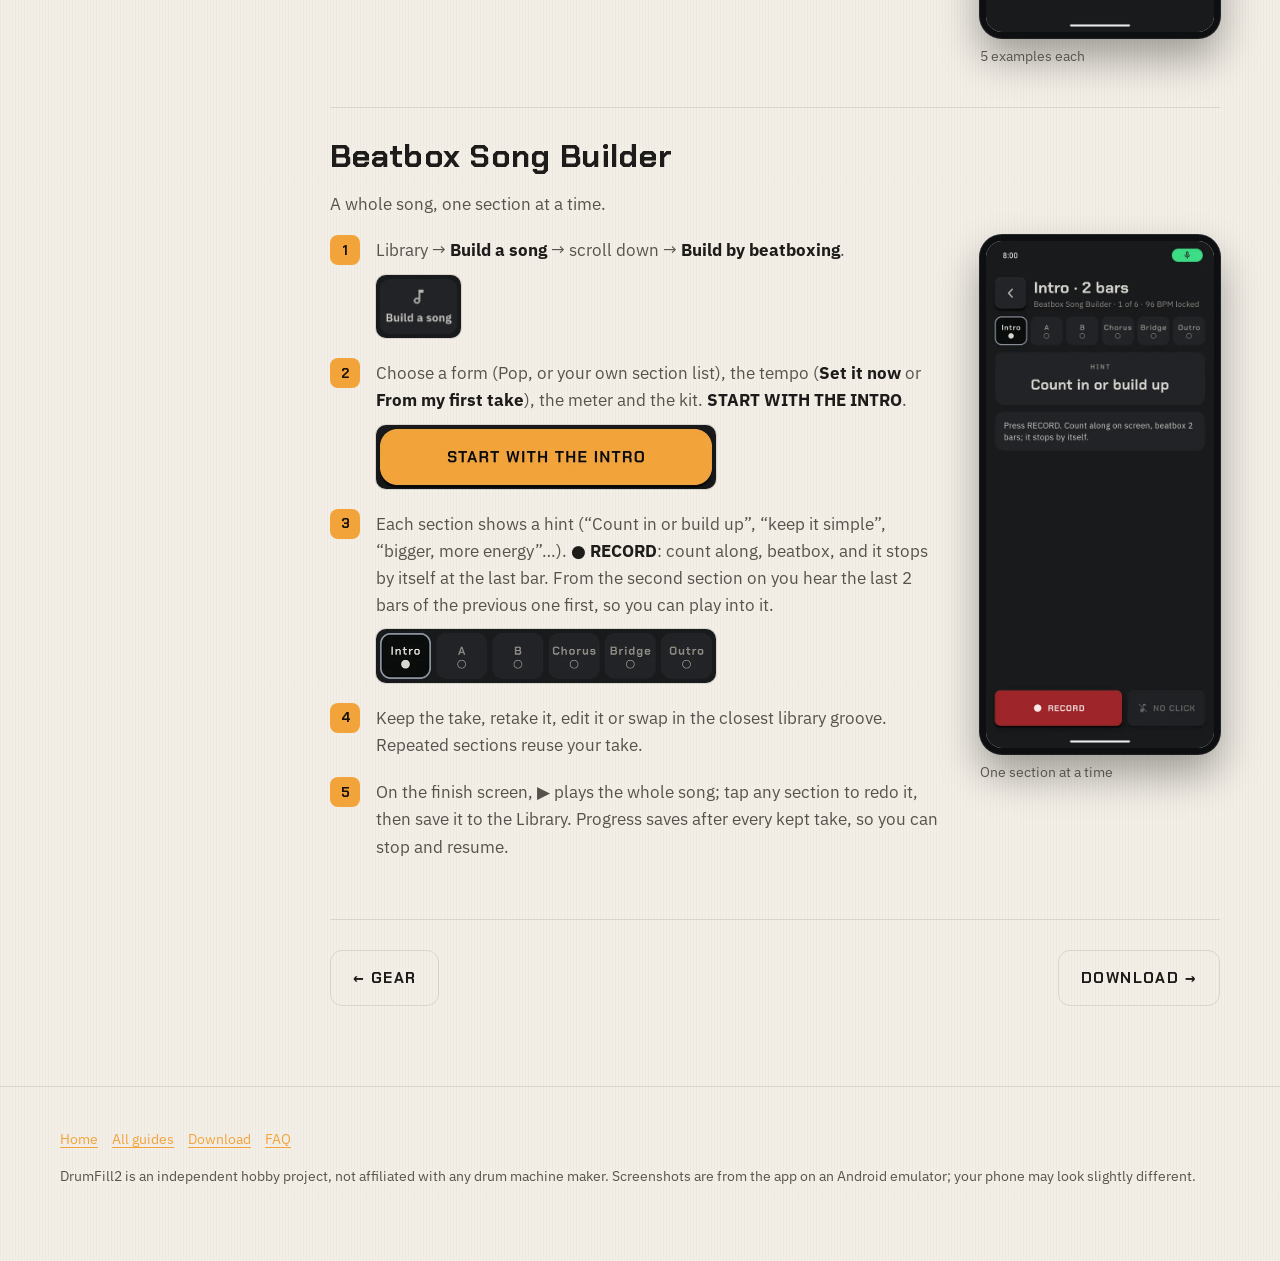
<file: guides/beatbox.html>
<!doctype html>
<html lang="en">
<head>
<meta charset="utf-8">
<meta name="viewport" content="width=device-width, initial-scale=1">
<title>Beatbox · DrumFill2 guides</title>
<meta name="description" content="Turn the groove in your head into drums. Everything is analysed on the phone; nothing is uploaded.">
<meta name="theme-color" content="#18191C">
<link rel="icon" href="../img/icon.svg" type="image/svg+xml">
<link rel="preconnect" href="https://fonts.googleapis.com">
<link rel="preconnect" href="https://fonts.gstatic.com" crossorigin>
<link rel="stylesheet" href="https://fonts.googleapis.com/css2?family=Chakra+Petch:wght@600;700&family=IBM+Plex+Sans:wght@400;600&family=Share+Tech+Mono&display=swap">
<link rel="stylesheet" href="../css/site.css">
</head>
<body>
<a class="skip" href="#main">Skip to content</a>
<header class="top">
  <div class="wrap">
    <a class="brand" href="../" aria-label="DrumFill2 home"><img src="../img/icon.svg" width="30" height="30" alt="">DrumFill2</a>
    <nav class="nav" aria-label="Main">
      <a href="./">All guides</a>
      <a href="playing.html">Playing</a>
      <a href="songs.html">Songs and patterns</a>
      <a href="live.html">Live</a>
      <a href="sounds.html">Sounds</a>
      <a href="gear.html">Gear</a>
      <a href="beatbox.html" aria-current="page">Beatbox</a>
      <a class="dl" href="../#download">Download</a>
    </nav>
    <button class="theme-btn" type="button" aria-label="Switch theme"><svg width="18" height="18" viewBox="0 0 24 24" aria-hidden="true"><path fill="currentColor" d="M12 3a9 9 0 1 0 9 9 7 7 0 0 1-9-9z"/></svg></button>
  </div>
</header>
<main id="main">
<div class="wrap guide-hero" style="--c: var(--pink)">
  <p class="crumbs"><a href="../">Home</a> › <a href="./">Guides</a> › Beatbox</p>
  <h1>Beatbox</h1>
  <p>Turn the groove in your head into drums. Everything is analysed on the phone; nothing is uploaded.</p>
</div>
<div class="wrap guide-layout">
  <nav class="toc" aria-label="On this page">
    <p class="silk">On this page</p>
    <ol>
      <li><a href="#groove">Beatbox a groove</a></li>
      <li><a href="#teach">Teach it your sounds</a></li>
      <li><a href="#song">Beatbox Song Builder</a></li>
    </ol>
  </nav>
  <div>
  <section class="guide" id="groove" aria-labelledby="groove-h">
    <h2 id="groove-h">Beatbox a groove</h2>
    <p class="intro">2 to 8 bars of “pm-ti-ta-ti” become a drum pattern.</p>
    <div class="guide-body">
      <div>
      <ol class="howto">
        <li>Library → <strong>Beatbox</strong>. Allow the microphone when asked.<img class="btnimg" src="../img/buttons/lib-beatbox.webp" width="85" height="64" loading="lazy" alt="Beatbox key"></li>
        <li>Put headphones on and switch on <strong>Click in headphones</strong> (without it, the tempo comes from your take). Pick 2, 4 or 8 bars.</li>
        <li><strong>● RECORD</strong> and beatbox: “pm” for kick, “ta” for snare, “ti” for hi-hat. <strong>■ STOP</strong> when done.<span class="btnrow"><img class="btnimg inline" src="../img/buttons/record.webp" width="200" height="64" loading="lazy" alt="RECORD key"><img class="btnimg inline" src="../img/buttons/stop-rec.webp" width="200" height="64" loading="lazy" alt="STOP key"></span></li>
        <li>Your hits appear on the step grid and play back with a real kit, with a “sounds like” match from the library. Fix any hit, then make a song from the groove.</li>
      </ol>
      <p class="note tip">Get close to the mic. If it says “No beat heard”, try again a little louder.</p>
      </div>
      <figure><img class="phone" src="../img/screens/beatbox.webp" width="540" height="1200" loading="lazy" alt="Record Beatbox: Click in headphones switch, length 2, 4 or 8 bars, RECORD key."><figcaption>Record Beatbox</figcaption></figure>
    </div>
  </section>
  <section class="guide" id="teach" aria-labelledby="teach-h">
    <h2 id="teach-h">Teach it your sounds</h2>
    <p class="intro">Your snare sounds like someone else's hi-hat? Teach it.</p>
    <div class="guide-body">
      <div>
      <ol class="howto">
        <li>On Record Beatbox, tap <strong>Teach it your sounds</strong>.<img class="btnimg" src="../img/buttons/teach.webp" width="340" height="74" loading="lazy" alt="Teach it your sounds row"></li>
        <li>For Kick, Snare and Closed hat (Open hat is optional): <strong>● RECORD</strong> and make the sound 5 times, about once a second.<img class="btnimg" src="../img/buttons/teach-record.webp" width="121" height="71" loading="lazy" alt="RECORD key for one sound"></li>
        <li>Retake your groove. <strong>FORGET MY SOUNDS</strong> goes back to the general rules.</li>
      </ol>
      </div>
      <figure><img class="phone" src="../img/screens/beatbox-teach.webp" width="540" height="1200" loading="lazy" alt="Teach it your sounds: RECORD keys for Kick (try pm), Snare (ta), Closed hat (ti), Open hat (chi)."><figcaption>5 examples each</figcaption></figure>
    </div>
  </section>
  <section class="guide" id="song" aria-labelledby="song-h">
    <h2 id="song-h">Beatbox Song Builder</h2>
    <p class="intro">A whole song, one section at a time.</p>
    <div class="guide-body">
      <div>
      <ol class="howto">
        <li>Library → <strong>Build a song</strong> → scroll down → <strong>Build by beatboxing</strong>.<img class="btnimg" src="../img/buttons/lib-build.webp" width="85" height="64" loading="lazy" alt="Build a song key"></li>
        <li>Choose a form (Pop, or your own section list), the tempo (<strong>Set it now</strong> or <strong>From my first take</strong>), the meter and the kit. <strong>START WITH THE INTRO</strong>.<img class="btnimg" src="../img/buttons/start-intro.webp" width="340" height="64" loading="lazy" alt="START WITH THE INTRO key"></li>
        <li>Each section shows a hint (“Count in or build up”, “keep it simple”, “bigger, more energy”…). <strong>● RECORD</strong>: count along, beatbox, and it stops by itself at the last bar. From the second section on you hear the last 2 bars of the previous one first, so you can play into it.<img class="btnimg" src="../img/buttons/bb-progress.webp" width="340" height="53" loading="lazy" alt="Section progress strip: Intro, A, B, Chorus, Bridge, Outro"></li>
        <li>Keep the take, retake it, edit it or swap in the closest library groove. Repeated sections reuse your take.</li>
        <li>On the finish screen, ▶ plays the whole song; tap any section to redo it, then save it to the Library. Progress saves after every kept take, so you can stop and resume.</li>
      </ol>
      </div>
      <figure><img class="phone" src="../img/screens/beatbox-song-prompt.webp" width="540" height="1200" loading="lazy" alt="Beatbox Song Builder: Intro, 2 bars, 1 of 6, 96 BPM locked, a section progress strip and the hint Count in or build up."><figcaption>One section at a time</figcaption></figure>
    </div>
  </section>
  <nav class="pager" aria-label="More guides"><a class="key ghost" href="gear.html">← Gear</a><a class="key ghost" href="../#download">Download →</a></nav>
  </div>
</div>
</main>
<footer>
  <div class="wrap">
    <nav aria-label="Footer"><a href="../">Home</a><a href="./">All guides</a><a href="../#download">Download</a><a href="../#faq">FAQ</a></nav>
    <p>DrumFill2 is an independent hobby project, not affiliated with any drum machine maker. Screenshots are from the app on an Android emulator; your phone may look slightly different.</p>
  </div>
</footer>
<script src="../js/site.js" defer></script>
</body>
</html>
</file>
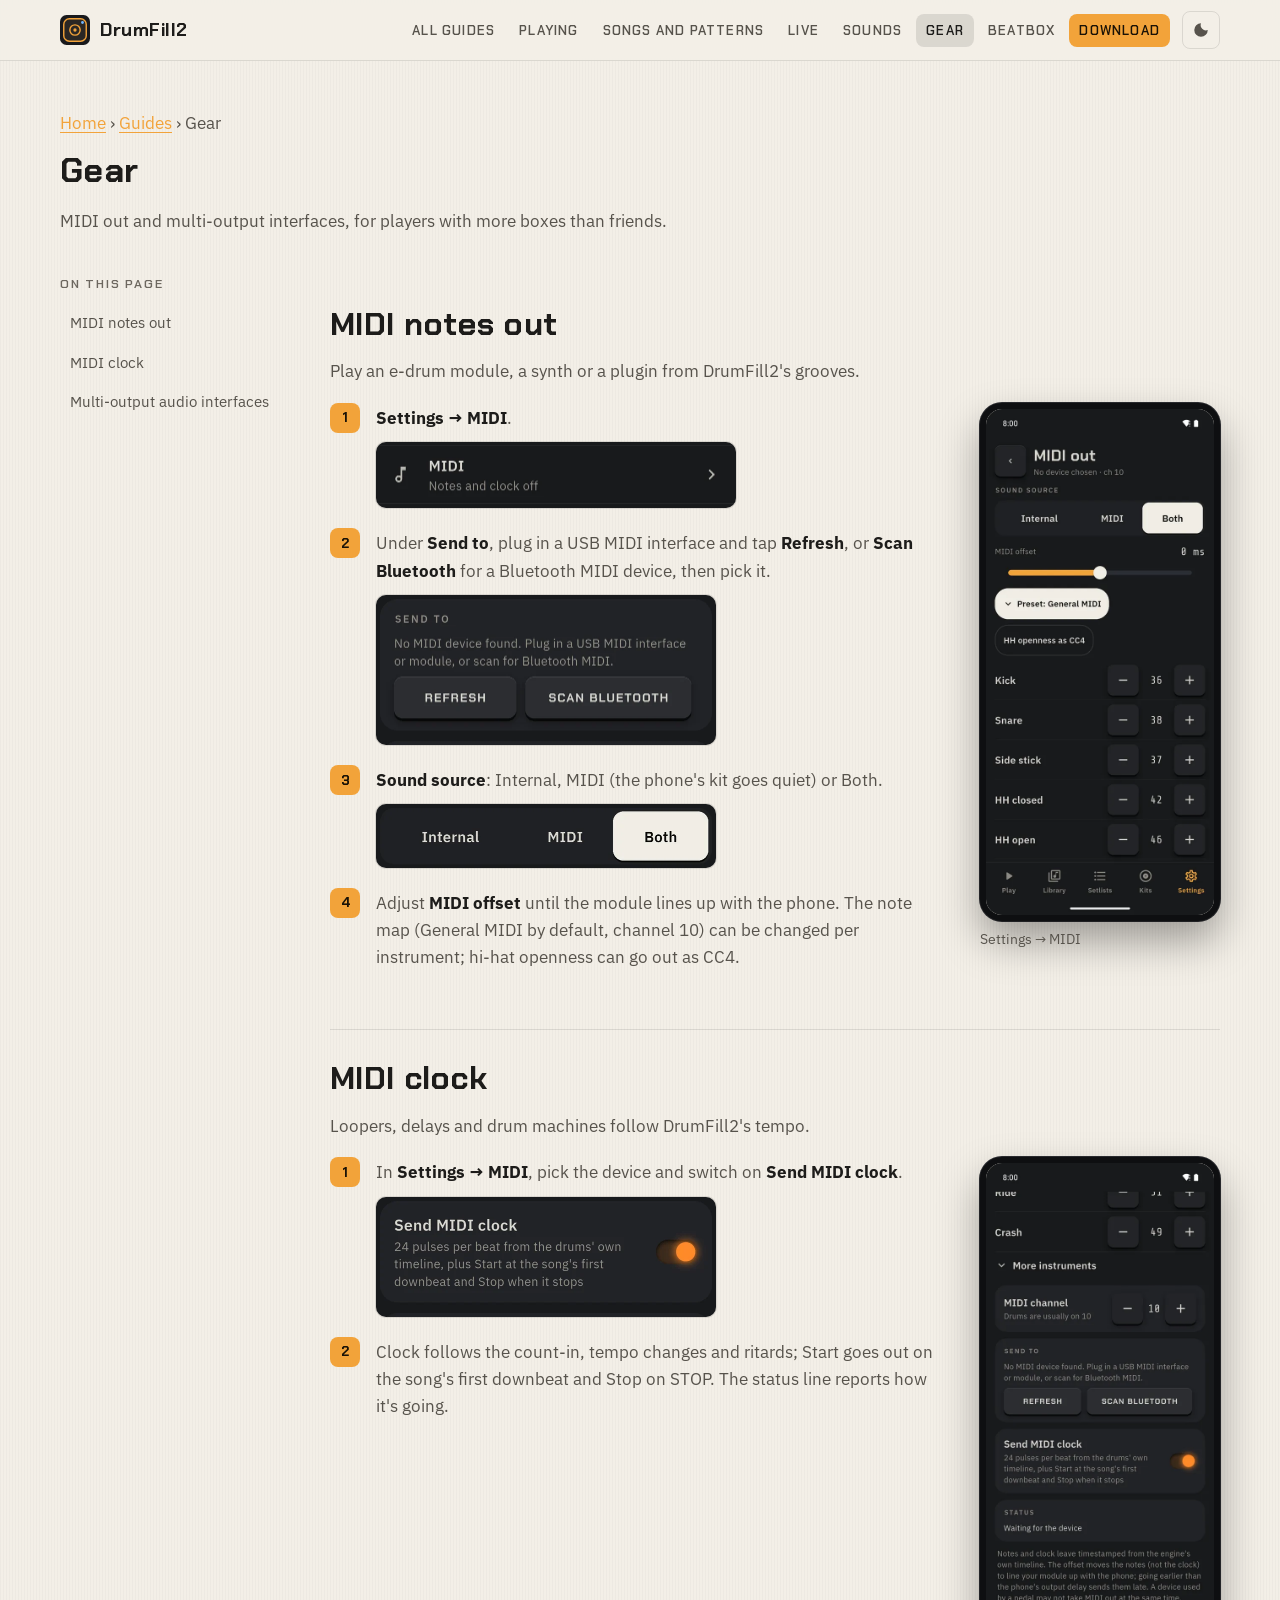
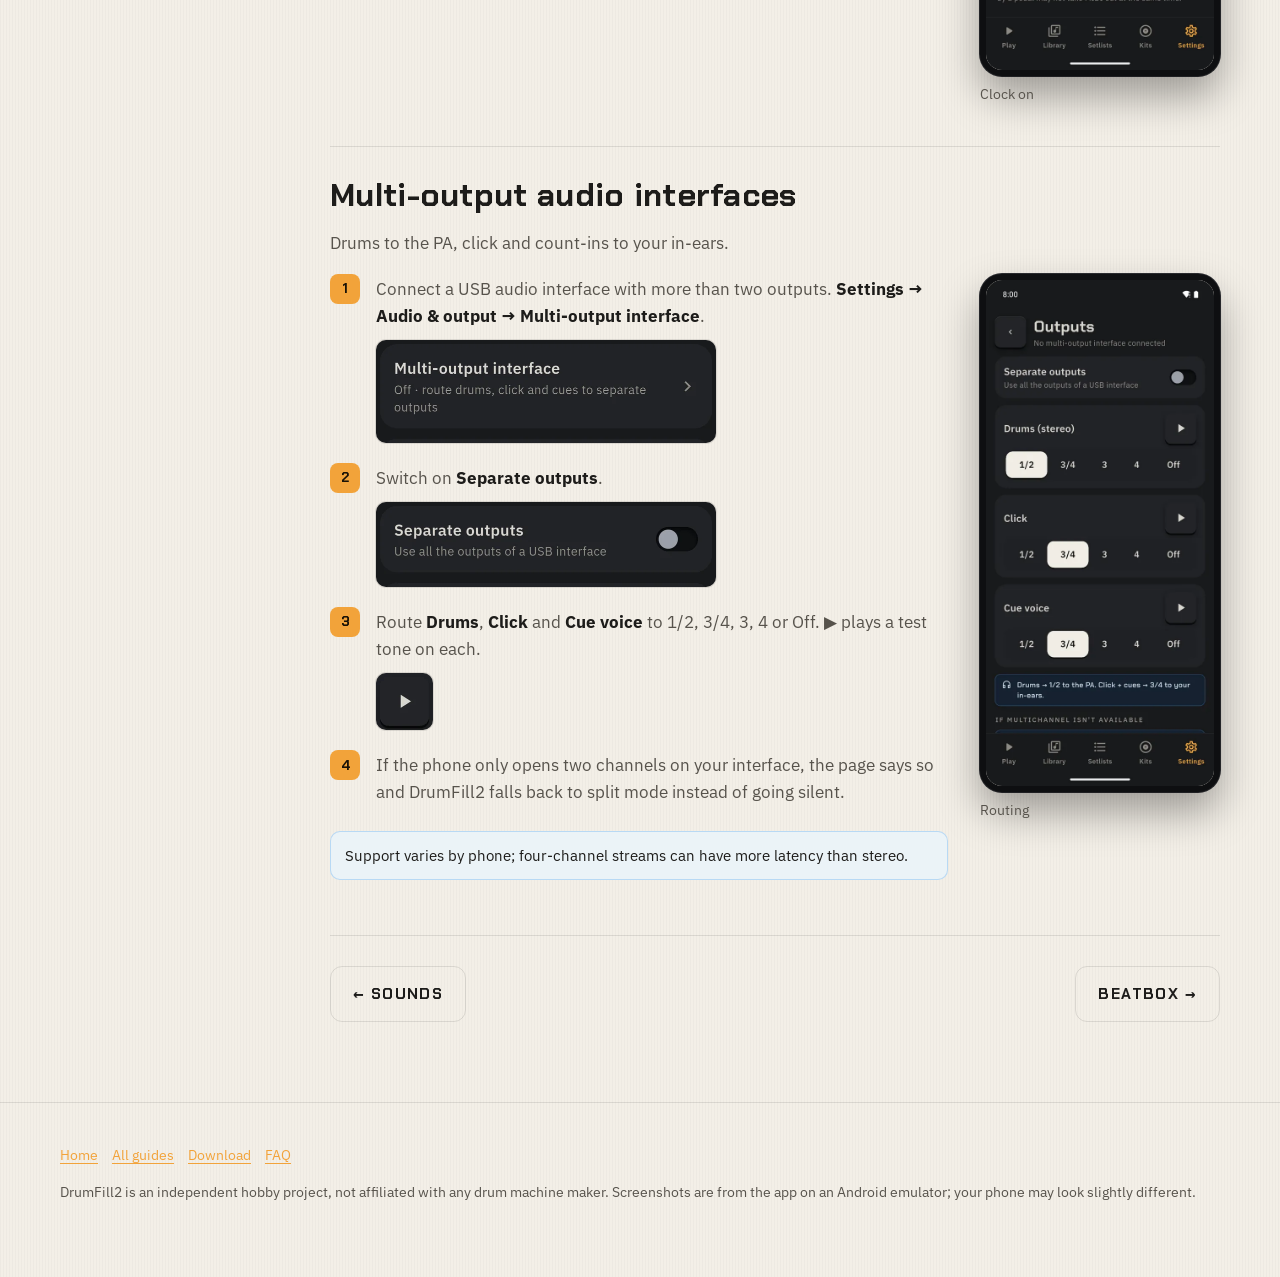
<file: guides/gear.html>
<!doctype html>
<html lang="en">
<head>
<meta charset="utf-8">
<meta name="viewport" content="width=device-width, initial-scale=1">
<title>Gear · DrumFill2 guides</title>
<meta name="description" content="MIDI out and multi-output interfaces, for players with more boxes than friends.">
<meta name="theme-color" content="#18191C">
<link rel="icon" href="../img/icon.svg" type="image/svg+xml">
<link rel="preconnect" href="https://fonts.googleapis.com">
<link rel="preconnect" href="https://fonts.gstatic.com" crossorigin>
<link rel="stylesheet" href="https://fonts.googleapis.com/css2?family=Chakra+Petch:wght@600;700&family=IBM+Plex+Sans:wght@400;600&family=Share+Tech+Mono&display=swap">
<link rel="stylesheet" href="../css/site.css">
</head>
<body>
<a class="skip" href="#main">Skip to content</a>
<header class="top">
  <div class="wrap">
    <a class="brand" href="../" aria-label="DrumFill2 home"><img src="../img/icon.svg" width="30" height="30" alt="">DrumFill2</a>
    <nav class="nav" aria-label="Main">
      <a href="./">All guides</a>
      <a href="playing.html">Playing</a>
      <a href="songs.html">Songs and patterns</a>
      <a href="live.html">Live</a>
      <a href="sounds.html">Sounds</a>
      <a href="gear.html" aria-current="page">Gear</a>
      <a href="beatbox.html">Beatbox</a>
      <a class="dl" href="../#download">Download</a>
    </nav>
    <button class="theme-btn" type="button" aria-label="Switch theme"><svg width="18" height="18" viewBox="0 0 24 24" aria-hidden="true"><path fill="currentColor" d="M12 3a9 9 0 1 0 9 9 7 7 0 0 1-9-9z"/></svg></button>
  </div>
</header>
<main id="main">
<div class="wrap guide-hero" style="--c: var(--violet)">
  <p class="crumbs"><a href="../">Home</a> › <a href="./">Guides</a> › Gear</p>
  <h1>Gear</h1>
  <p>MIDI out and multi-output interfaces, for players with more boxes than friends.</p>
</div>
<div class="wrap guide-layout">
  <nav class="toc" aria-label="On this page">
    <p class="silk">On this page</p>
    <ol>
      <li><a href="#midi-notes">MIDI notes out</a></li>
      <li><a href="#midi-clock">MIDI clock</a></li>
      <li><a href="#outputs">Multi-output audio interfaces</a></li>
    </ol>
  </nav>
  <div>
  <section class="guide" id="midi-notes" aria-labelledby="midi-notes-h">
    <h2 id="midi-notes-h">MIDI notes out</h2>
    <p class="intro">Play an e-drum module, a synth or a plugin from DrumFill2's grooves.</p>
    <div class="guide-body">
      <div>
      <ol class="howto">
        <li><strong>Settings → MIDI</strong>.<img class="btnimg" src="../img/buttons/midi-row.webp" width="360" height="66" loading="lazy" alt="Settings row: MIDI"></li>
        <li>Under <strong>Send to</strong>, plug in a USB MIDI interface and tap <strong>Refresh</strong>, or <strong>Scan Bluetooth</strong> for a Bluetooth MIDI device, then pick it.<img class="btnimg" src="../img/buttons/midi-send.webp" width="340" height="150" loading="lazy" alt="Send to: Refresh and Scan Bluetooth keys"></li>
        <li><strong>Sound source</strong>: Internal, MIDI (the phone's kit goes quiet) or Both.<img class="btnimg" src="../img/buttons/sound-source.webp" width="340" height="63" loading="lazy" alt="Sound source: Internal, MIDI, Both"></li>
        <li>Adjust <strong>MIDI offset</strong> until the module lines up with the phone. The note map (General MIDI by default, channel 10) can be changed per instrument; hi-hat openness can go out as CC4.</li>
      </ol>
      </div>
      <figure><img class="phone" src="../img/screens/midi.webp" width="540" height="1200" loading="lazy" alt="MIDI out: Sound source Internal, MIDI, Both; MIDI offset; General MIDI note map."><figcaption>Settings → MIDI</figcaption></figure>
    </div>
  </section>
  <section class="guide" id="midi-clock" aria-labelledby="midi-clock-h">
    <h2 id="midi-clock-h">MIDI clock</h2>
    <p class="intro">Loopers, delays and drum machines follow DrumFill2's tempo.</p>
    <div class="guide-body">
      <div>
      <ol class="howto">
        <li>In <strong>Settings → MIDI</strong>, pick the device and switch on <strong>Send MIDI clock</strong>.<img class="btnimg" src="../img/buttons/midi-clock.webp" width="340" height="120" loading="lazy" alt="Send MIDI clock switch"></li>
        <li>Clock follows the count-in, tempo changes and ritards; Start goes out on the song's first downbeat and Stop on STOP. The status line reports how it's going.</li>
      </ol>
      </div>
      <figure><img class="phone" src="../img/screens/midi-clock.webp" width="540" height="1200" loading="lazy" alt="Send MIDI clock switch on, Status waiting for the device."><figcaption>Clock on</figcaption></figure>
    </div>
  </section>
  <section class="guide" id="outputs" aria-labelledby="outputs-h">
    <h2 id="outputs-h">Multi-output audio interfaces</h2>
    <p class="intro">Drums to the PA, click and count-ins to your in-ears.</p>
    <div class="guide-body">
      <div>
      <ol class="howto">
        <li>Connect a USB audio interface with more than two outputs. <strong>Settings → Audio &amp; output → Multi-output interface</strong>.<img class="btnimg" src="../img/buttons/multi-row.webp" width="340" height="102" loading="lazy" alt="Multi-output interface row"></li>
        <li>Switch on <strong>Separate outputs</strong>.<img class="btnimg" src="../img/buttons/separate.webp" width="340" height="85" loading="lazy" alt="Separate outputs switch"></li>
        <li>Route <strong>Drums</strong>, <strong>Click</strong> and <strong>Cue voice</strong> to 1/2, 3/4, 3, 4 or Off. ▶ plays a test tone on each.<img class="btnimg" src="../img/buttons/test-tone.webp" width="57" height="57" loading="lazy" alt="Test tone play key"></li>
        <li>If the phone only opens two channels on your interface, the page says so and DrumFill2 falls back to split mode instead of going silent.</li>
      </ol>
      <p class="note tip">Support varies by phone; four-channel streams can have more latency than stereo.</p>
      </div>
      <figure><img class="phone" src="../img/screens/outputs.webp" width="540" height="1200" loading="lazy" alt="Outputs: Separate outputs switch; Drums on 1/2, Click on 3/4, Cue voice on 3/4, each with a test tone key."><figcaption>Routing</figcaption></figure>
    </div>
  </section>
  <nav class="pager" aria-label="More guides"><a class="key ghost" href="sounds.html">← Sounds</a><a class="key ghost" href="beatbox.html">Beatbox →</a></nav>
  </div>
</div>
</main>
<footer>
  <div class="wrap">
    <nav aria-label="Footer"><a href="../">Home</a><a href="./">All guides</a><a href="../#download">Download</a><a href="../#faq">FAQ</a></nav>
    <p>DrumFill2 is an independent hobby project, not affiliated with any drum machine maker. Screenshots are from the app on an Android emulator; your phone may look slightly different.</p>
  </div>
</footer>
<script src="../js/site.js" defer></script>
</body>
</html>
</file>
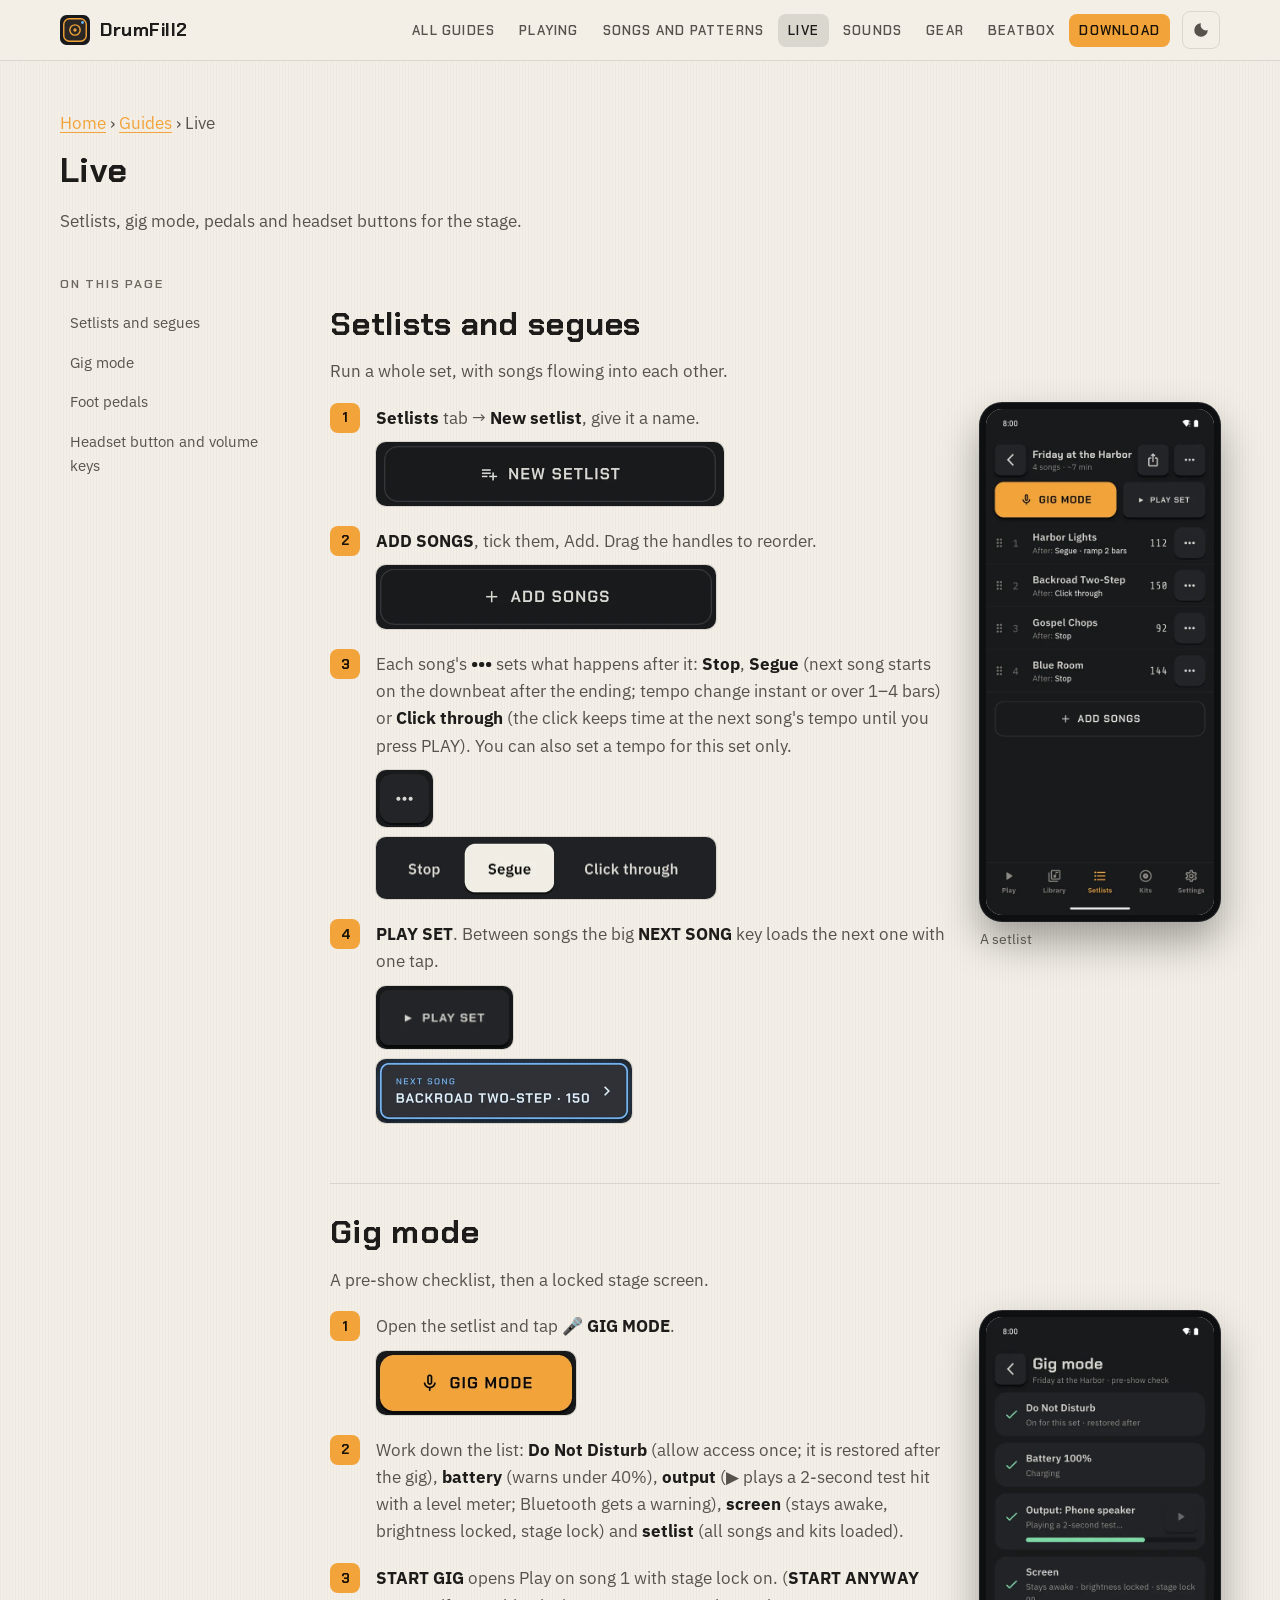
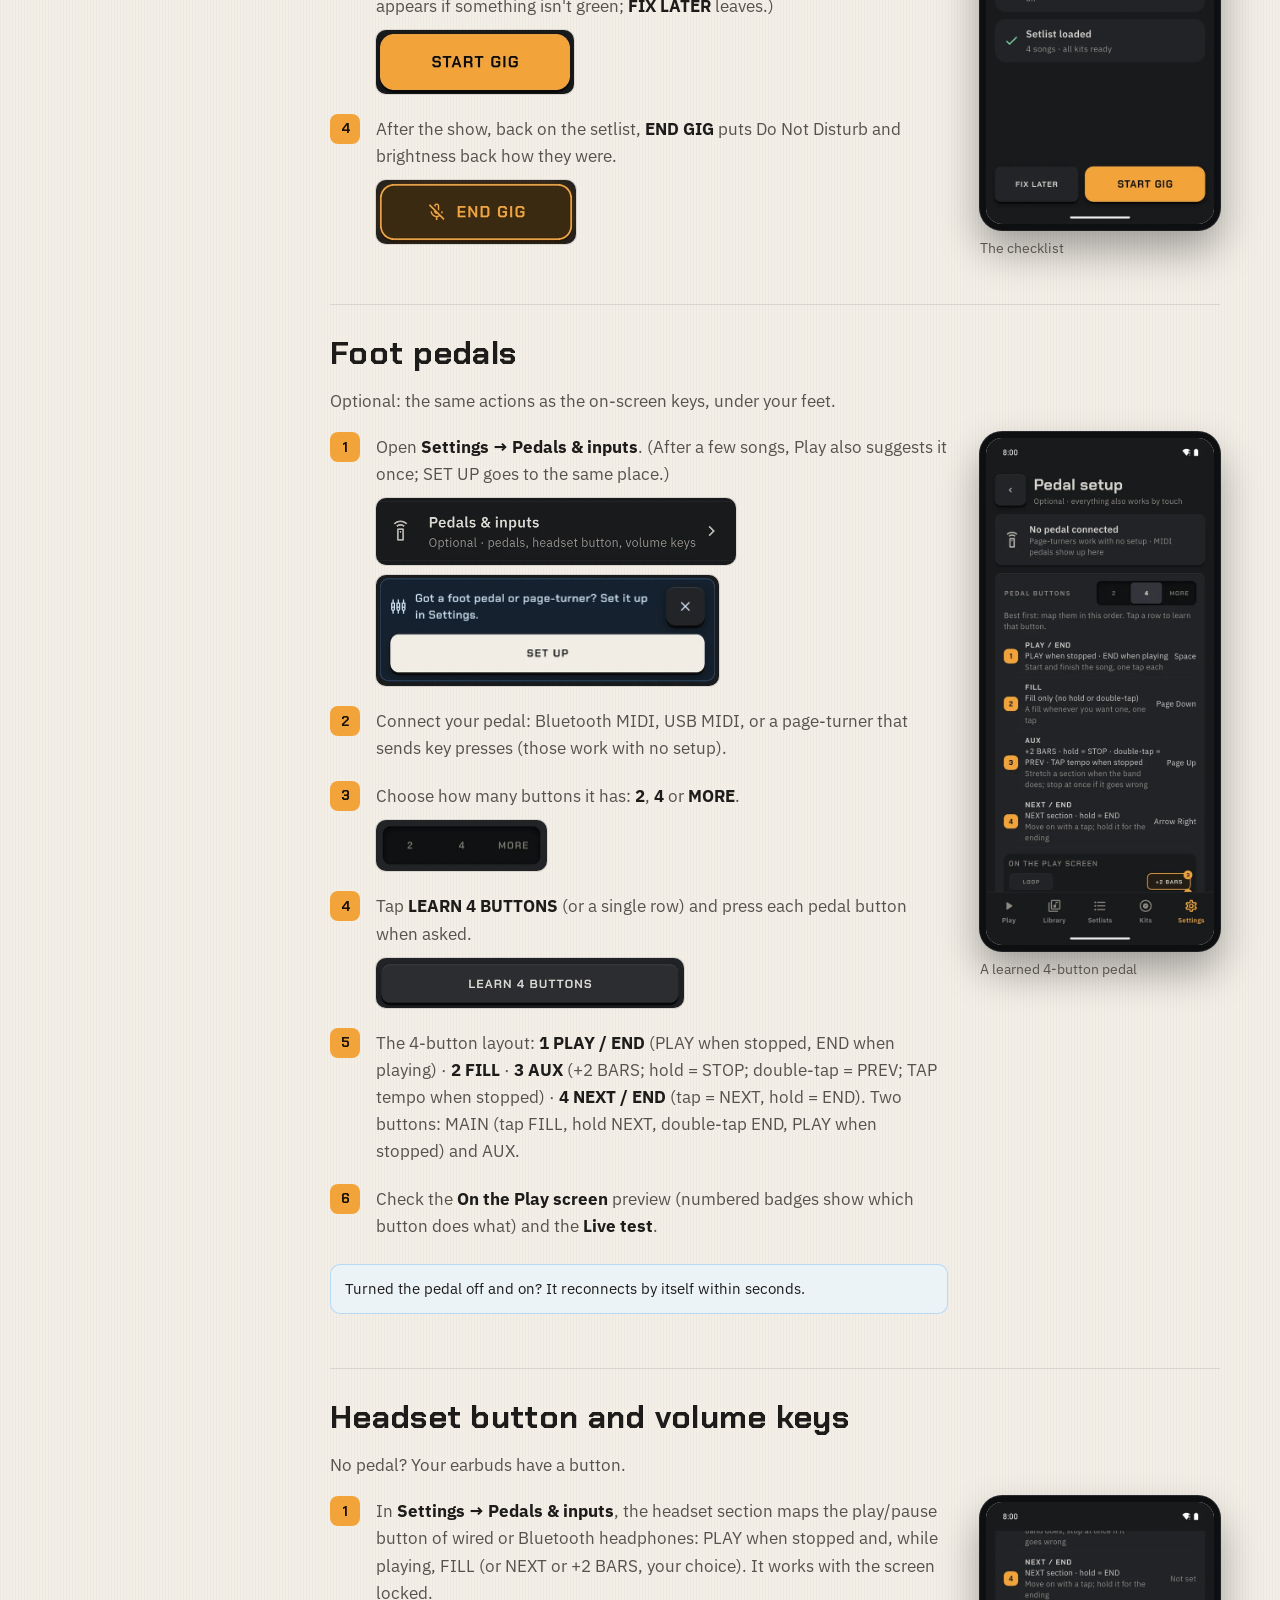
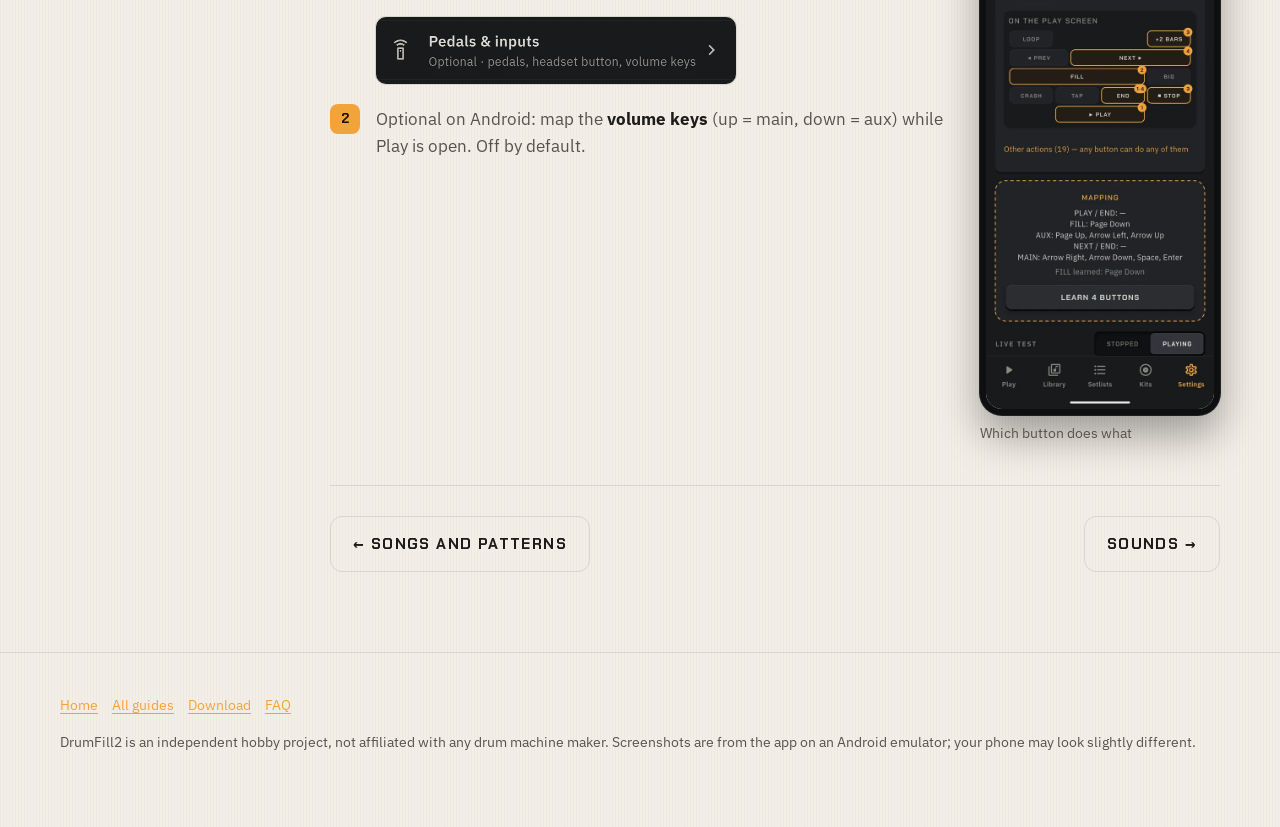
<file: guides/live.html>
<!doctype html>
<html lang="en">
<head>
<meta charset="utf-8">
<meta name="viewport" content="width=device-width, initial-scale=1">
<title>Live · DrumFill2 guides</title>
<meta name="description" content="Setlists, gig mode, pedals and headset buttons for the stage.">
<meta name="theme-color" content="#18191C">
<link rel="icon" href="../img/icon.svg" type="image/svg+xml">
<link rel="preconnect" href="https://fonts.googleapis.com">
<link rel="preconnect" href="https://fonts.gstatic.com" crossorigin>
<link rel="stylesheet" href="https://fonts.googleapis.com/css2?family=Chakra+Petch:wght@600;700&family=IBM+Plex+Sans:wght@400;600&family=Share+Tech+Mono&display=swap">
<link rel="stylesheet" href="../css/site.css">
</head>
<body>
<a class="skip" href="#main">Skip to content</a>
<header class="top">
  <div class="wrap">
    <a class="brand" href="../" aria-label="DrumFill2 home"><img src="../img/icon.svg" width="30" height="30" alt="">DrumFill2</a>
    <nav class="nav" aria-label="Main">
      <a href="./">All guides</a>
      <a href="playing.html">Playing</a>
      <a href="songs.html">Songs and patterns</a>
      <a href="live.html" aria-current="page">Live</a>
      <a href="sounds.html">Sounds</a>
      <a href="gear.html">Gear</a>
      <a href="beatbox.html">Beatbox</a>
      <a class="dl" href="../#download">Download</a>
    </nav>
    <button class="theme-btn" type="button" aria-label="Switch theme"><svg width="18" height="18" viewBox="0 0 24 24" aria-hidden="true"><path fill="currentColor" d="M12 3a9 9 0 1 0 9 9 7 7 0 0 1-9-9z"/></svg></button>
  </div>
</header>
<main id="main">
<div class="wrap guide-hero" style="--c: var(--blue)">
  <p class="crumbs"><a href="../">Home</a> › <a href="./">Guides</a> › Live</p>
  <h1>Live</h1>
  <p>Setlists, gig mode, pedals and headset buttons for the stage.</p>
</div>
<div class="wrap guide-layout">
  <nav class="toc" aria-label="On this page">
    <p class="silk">On this page</p>
    <ol>
      <li><a href="#setlists">Setlists and segues</a></li>
      <li><a href="#gig">Gig mode</a></li>
      <li><a href="#pedals">Foot pedals</a></li>
      <li><a href="#headset">Headset button and volume keys</a></li>
    </ol>
  </nav>
  <div>
  <section class="guide" id="setlists" aria-labelledby="setlists-h">
    <h2 id="setlists-h">Setlists and segues</h2>
    <p class="intro">Run a whole set, with songs flowing into each other.</p>
    <div class="guide-body">
      <div>
      <ol class="howto">
        <li><strong>Setlists</strong> tab → <strong>New setlist</strong>, give it a name.<img class="btnimg" src="../img/buttons/new-setlist.webp" width="348" height="64" loading="lazy" alt="NEW SETLIST key"></li>
        <li><strong>ADD SONGS</strong>, tick them, Add. Drag the handles to reorder.<img class="btnimg" src="../img/buttons/add-songs.webp" width="340" height="64" loading="lazy" alt="ADD SONGS key"></li>
        <li>Each song's <strong>•••</strong> sets what happens after it: <strong>Stop</strong>, <strong>Segue</strong> (next song starts on the downbeat after the ending; tempo change instant or over 1–4 bars) or <strong>Click through</strong> (the click keeps time at the next song's tempo until you press PLAY). You can also set a tempo for this set only.<img class="btnimg" src="../img/buttons/after-more.webp" width="57" height="57" loading="lazy" alt="The ••• key on a setlist song"><img class="btnimg" src="../img/buttons/after-choice.webp" width="340" height="62" loading="lazy" alt="Stop, Segue, Click through choice"></li>
        <li><strong>PLAY SET</strong>. Between songs the big <strong>NEXT SONG</strong> key loads the next one with one tap.<img class="btnimg" src="../img/buttons/play-set.webp" width="137" height="64" loading="lazy" alt="PLAY SET key"><img class="btnimg" src="../img/buttons/next-song.webp" width="256" height="64" loading="lazy" alt="NEXT SONG key: Backroad Two-Step, 150"></li>
      </ol>
      </div>
      <figure><img class="phone" src="../img/screens/setlist.webp" width="540" height="1200" loading="lazy" alt="Setlist Friday at the Harbor with 4 songs: Segue with a 2-bar ramp, Click through, Stop, Stop."><figcaption>A setlist</figcaption></figure>
    </div>
  </section>
  <section class="guide" id="gig" aria-labelledby="gig-h">
    <h2 id="gig-h">Gig mode</h2>
    <p class="intro">A pre-show checklist, then a locked stage screen.</p>
    <div class="guide-body">
      <div>
      <ol class="howto">
        <li>Open the setlist and tap <strong>🎤 GIG MODE</strong>.<img class="btnimg" src="../img/buttons/gig-mode.webp" width="200" height="64" loading="lazy" alt="GIG MODE key"></li>
        <li>Work down the list: <strong>Do Not Disturb</strong> (allow access once; it is restored after the gig), <strong>battery</strong> (warns under 40%), <strong>output</strong> (▶ plays a 2-second test hit with a level meter; Bluetooth gets a warning), <strong>screen</strong> (stays awake, brightness locked, stage lock) and <strong>setlist</strong> (all songs and kits loaded).</li>
        <li><strong>START GIG</strong> opens Play on song 1 with stage lock on. (<strong>START ANYWAY</strong> appears if something isn't green; <strong>FIX LATER</strong> leaves.)<img class="btnimg" src="../img/buttons/start-gig.webp" width="198" height="64" loading="lazy" alt="START GIG key"></li>
        <li>After the show, back on the setlist, <strong>END GIG</strong> puts Do Not Disturb and brightness back how they were.<img class="btnimg" src="../img/buttons/end-gig.webp" width="200" height="64" loading="lazy" alt="END GIG key"></li>
      </ol>
      </div>
      <figure><img class="phone" src="../img/screens/gig-checklist.webp" width="540" height="1200" loading="lazy" alt="Gig mode checklist: Do Not Disturb on, battery, output test, screen, setlist loaded; START GIG."><figcaption>The checklist</figcaption></figure>
    </div>
  </section>
  <section class="guide" id="pedals" aria-labelledby="pedals-h">
    <h2 id="pedals-h">Foot pedals</h2>
    <p class="intro">Optional: the same actions as the on-screen keys, under your feet.</p>
    <div class="guide-body">
      <div>
      <ol class="howto">
        <li>Open <strong>Settings → Pedals &amp; inputs</strong>. (After a few songs, Play also suggests it once; SET UP goes to the same place.)<img class="btnimg" src="../img/buttons/pedals-row.webp" width="360" height="66" loading="lazy" alt="Settings row: Pedals &amp; inputs"><img class="btnimg" src="../img/buttons/pedal-hint.webp" width="343" height="111" loading="lazy" alt="Play screen hint: Got a foot pedal or page-turner? SET UP"></li>
        <li>Connect your pedal: Bluetooth MIDI, USB MIDI, or a page-turner that sends key presses (those work with no setup).</li>
        <li>Choose how many buttons it has: <strong>2</strong>, <strong>4</strong> or <strong>MORE</strong>.<img class="btnimg" src="../img/buttons/pedal-count.webp" width="171" height="51" loading="lazy" alt="Pedal buttons choice: 2, 4, MORE"></li>
        <li>Tap <strong>LEARN 4 BUTTONS</strong> (or a single row) and press each pedal button when asked.<img class="btnimg" src="../img/buttons/learn-4.webp" width="308" height="50" loading="lazy" alt="LEARN 4 BUTTONS key"></li>
        <li>The 4-button layout: <strong>1 PLAY / END</strong> (PLAY when stopped, END when playing) · <strong>2 FILL</strong> · <strong>3 AUX</strong> (+2 BARS; hold = STOP; double-tap = PREV; TAP tempo when stopped) · <strong>4 NEXT / END</strong> (tap = NEXT, hold = END). Two buttons: MAIN (tap FILL, hold NEXT, double-tap END, PLAY when stopped) and AUX.</li>
        <li>Check the <strong>On the Play screen</strong> preview (numbered badges show which button does what) and the <strong>Live test</strong>.</li>
      </ol>
      <p class="note tip">Turned the pedal off and on? It reconnects by itself within seconds.</p>
      </div>
      <figure><img class="phone" src="../img/screens/pedal-4.webp" width="540" height="1200" loading="lazy" alt="Pedal setup with 4 buttons: 1 PLAY/END, 2 FILL, 3 AUX, 4 NEXT/END, each with its learned key."><figcaption>A learned 4-button pedal</figcaption></figure>
    </div>
  </section>
  <section class="guide" id="headset" aria-labelledby="headset-h">
    <h2 id="headset-h">Headset button and volume keys</h2>
    <p class="intro">No pedal? Your earbuds have a button.</p>
    <div class="guide-body">
      <div>
      <ol class="howto">
        <li>In <strong>Settings → Pedals &amp; inputs</strong>, the headset section maps the play/pause button of wired or Bluetooth headphones: PLAY when stopped and, while playing, FILL (or NEXT or +2 BARS, your choice). It works with the screen locked.<img class="btnimg" src="../img/buttons/pedals-row.webp" width="360" height="66" loading="lazy" alt="Settings row: Pedals &amp; inputs"></li>
        <li>Optional on Android: map the <strong>volume keys</strong> (up = main, down = aux) while Play is open. Off by default.</li>
      </ol>
      </div>
      <figure><img class="phone" src="../img/screens/pedal-preview.webp" width="540" height="1200" loading="lazy" alt="Pedal setup preview of the Play screen with numbered badges on PLAY, FILL, +2 BARS, NEXT, END and STOP."><figcaption>Which button does what</figcaption></figure>
    </div>
  </section>
  <nav class="pager" aria-label="More guides"><a class="key ghost" href="songs.html">← Songs and patterns</a><a class="key ghost" href="sounds.html">Sounds →</a></nav>
  </div>
</div>
</main>
<footer>
  <div class="wrap">
    <nav aria-label="Footer"><a href="../">Home</a><a href="./">All guides</a><a href="../#download">Download</a><a href="../#faq">FAQ</a></nav>
    <p>DrumFill2 is an independent hobby project, not affiliated with any drum machine maker. Screenshots are from the app on an Android emulator; your phone may look slightly different.</p>
  </div>
</footer>
<script src="../js/site.js" defer></script>
</body>
</html>
</file>
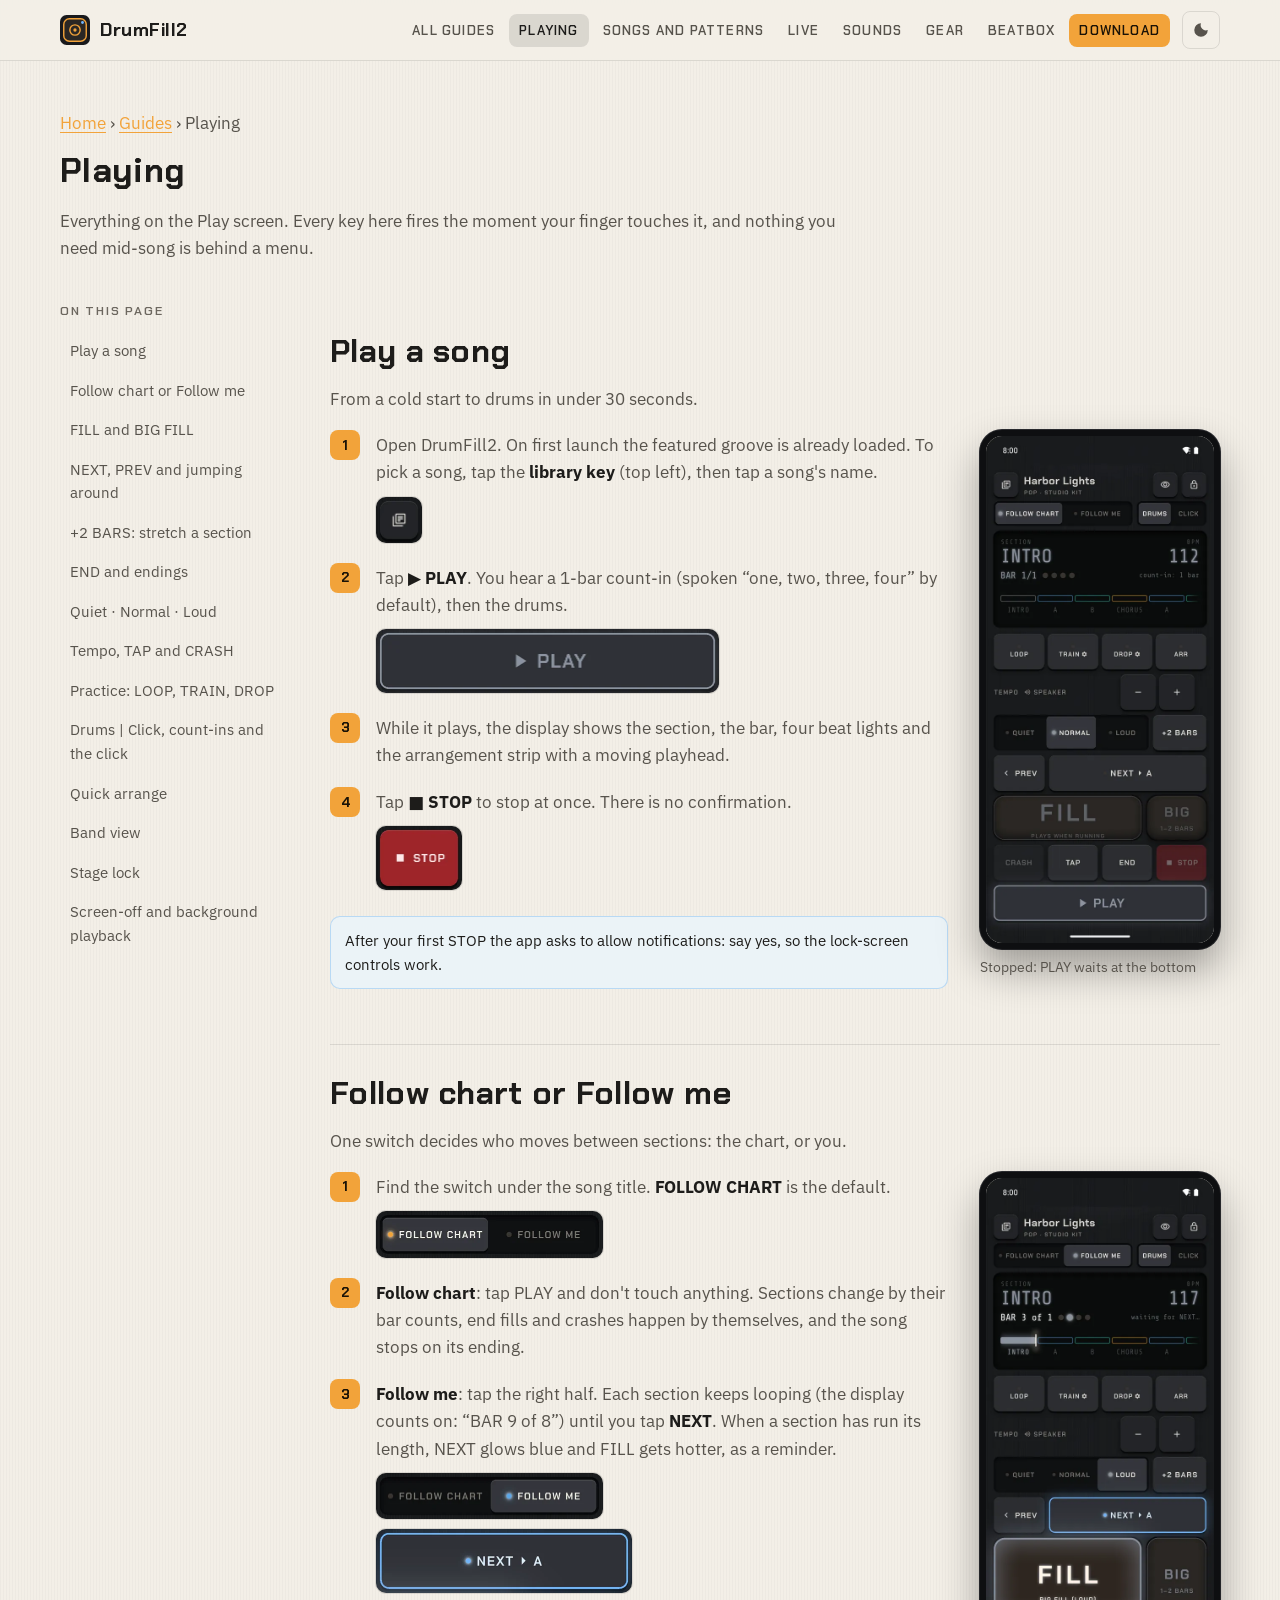
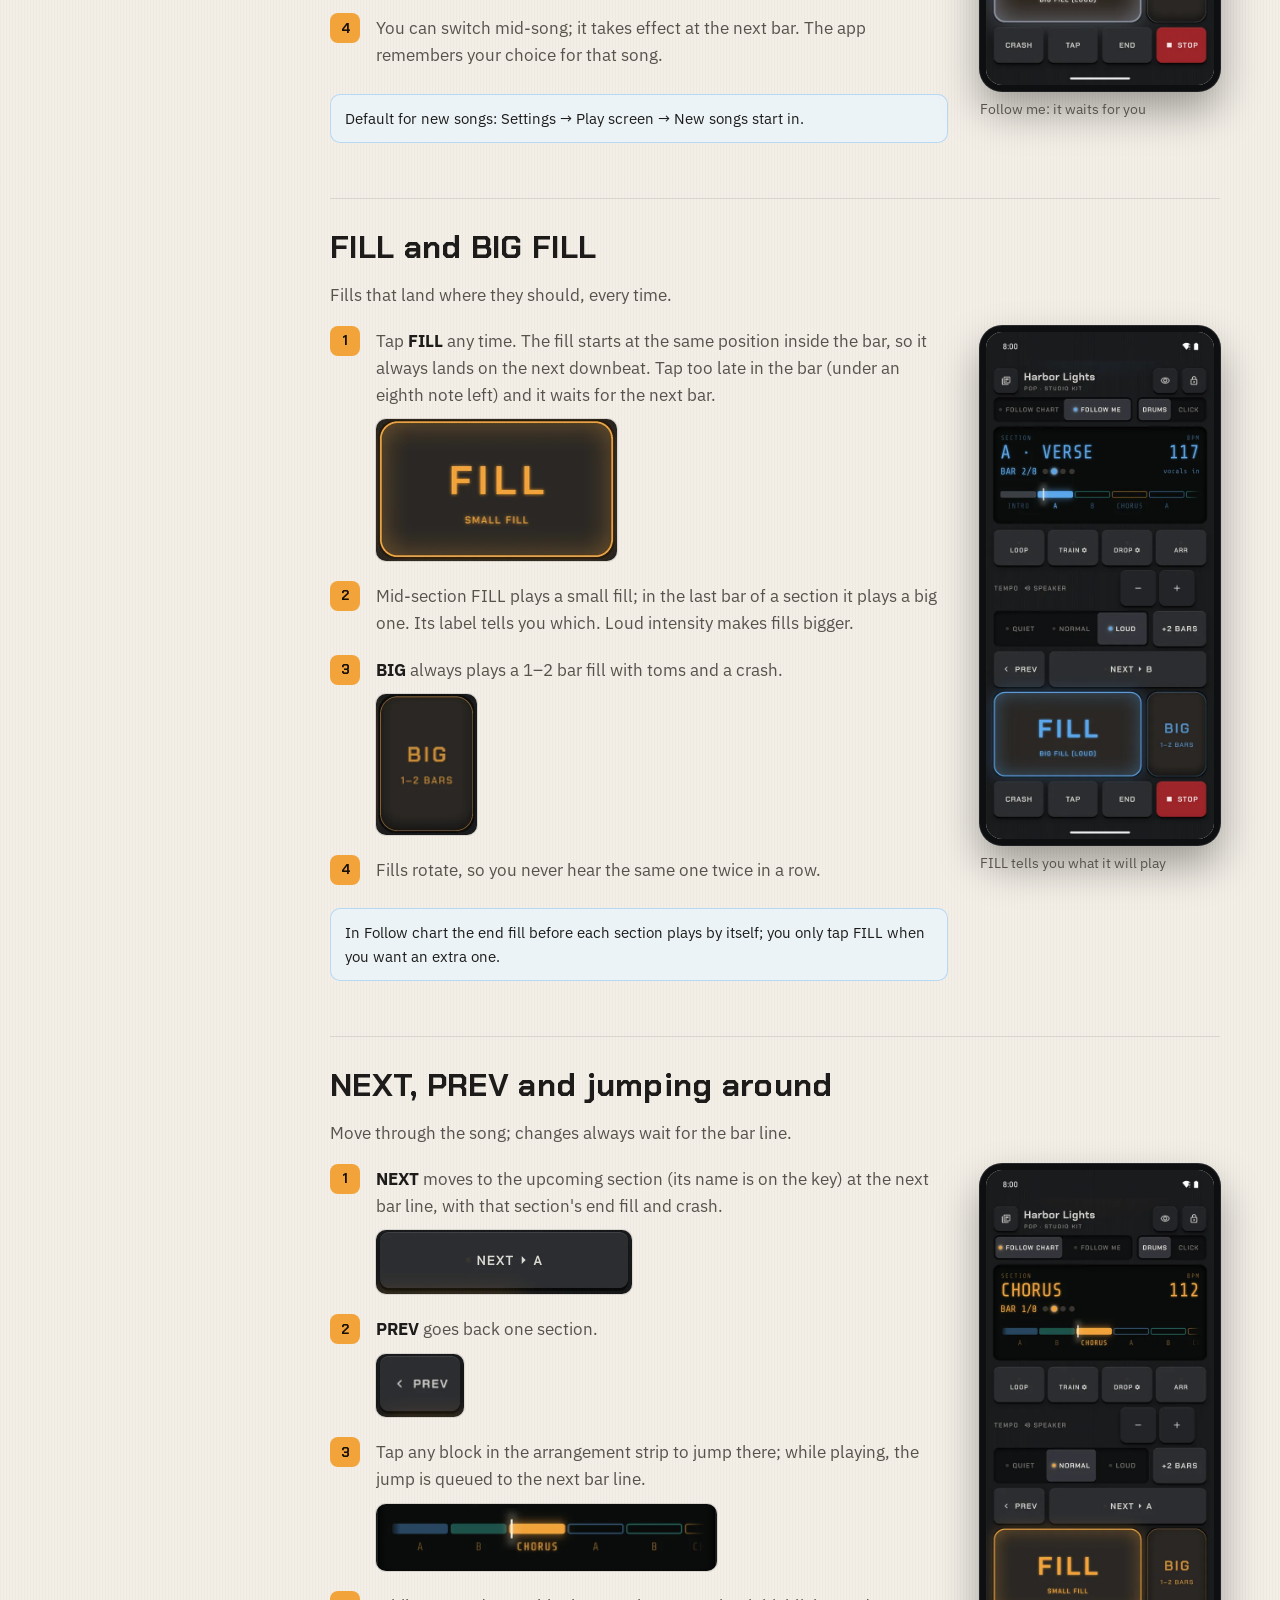
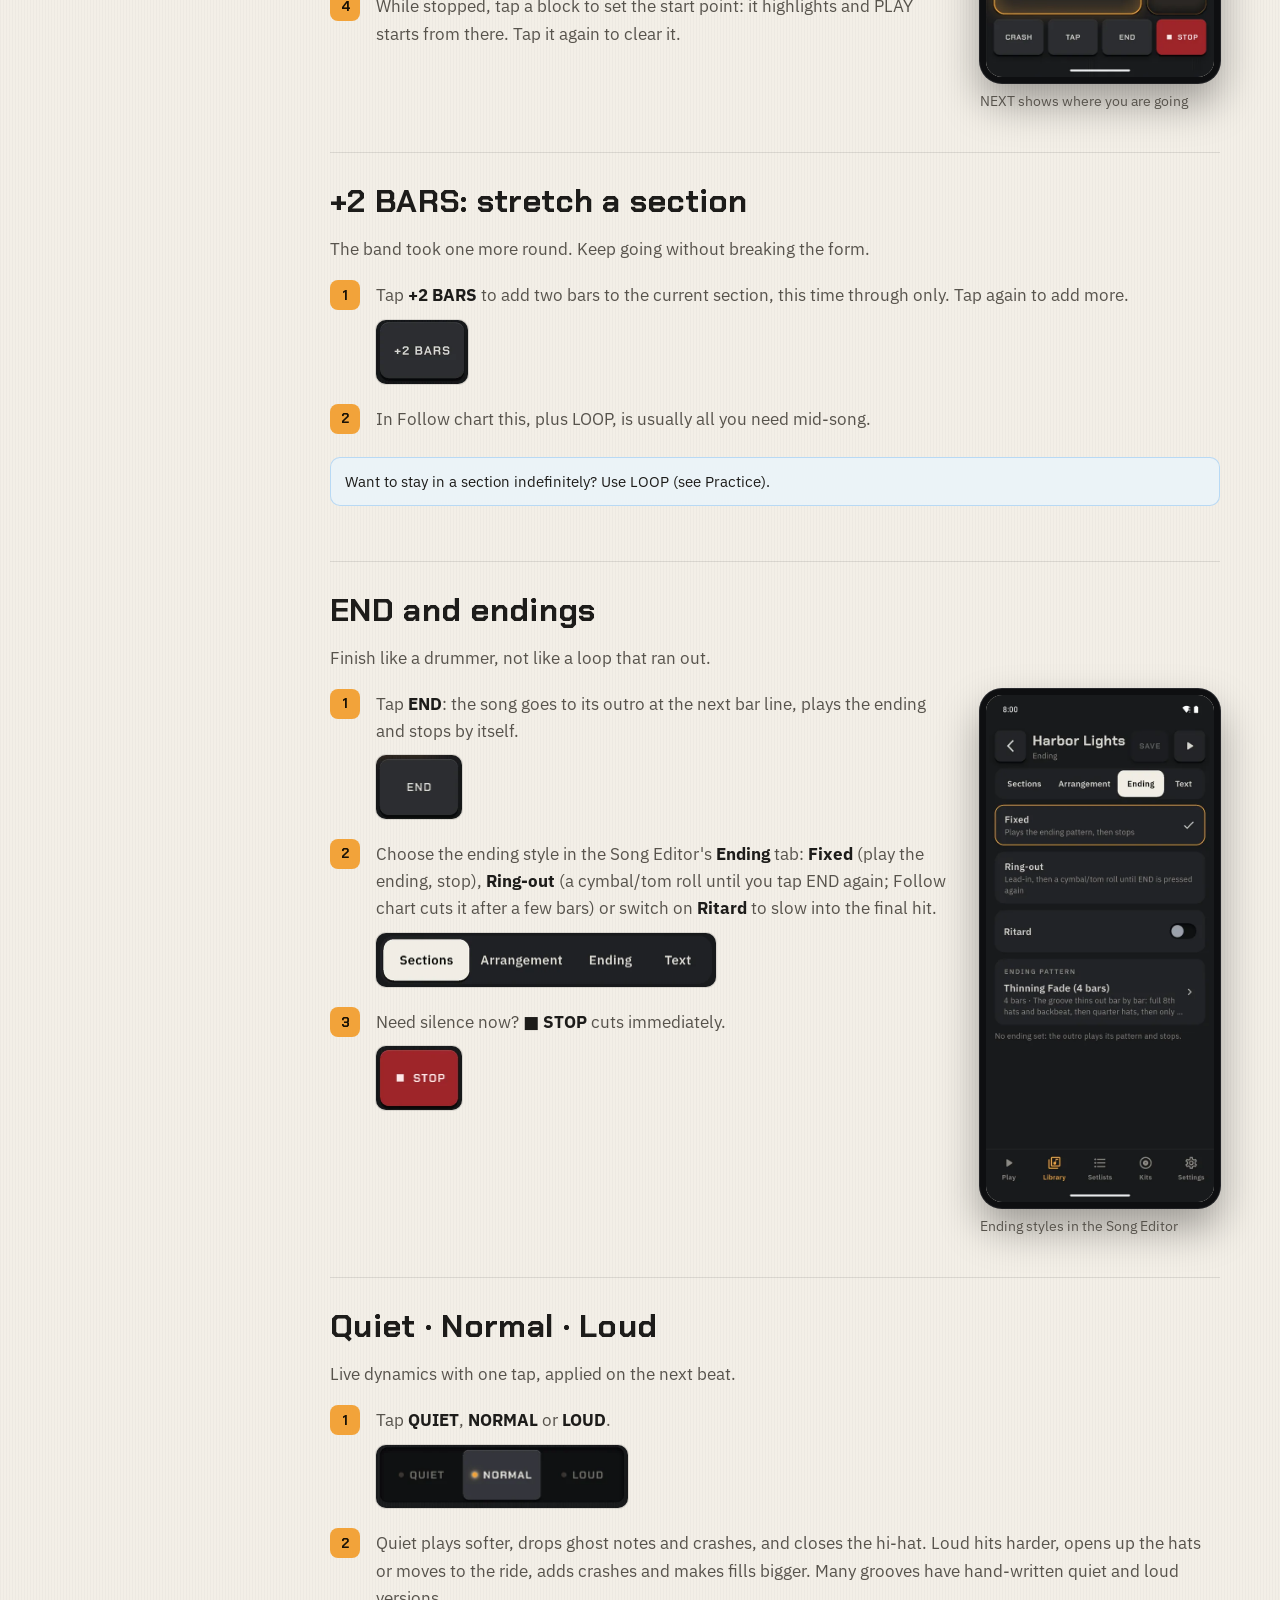
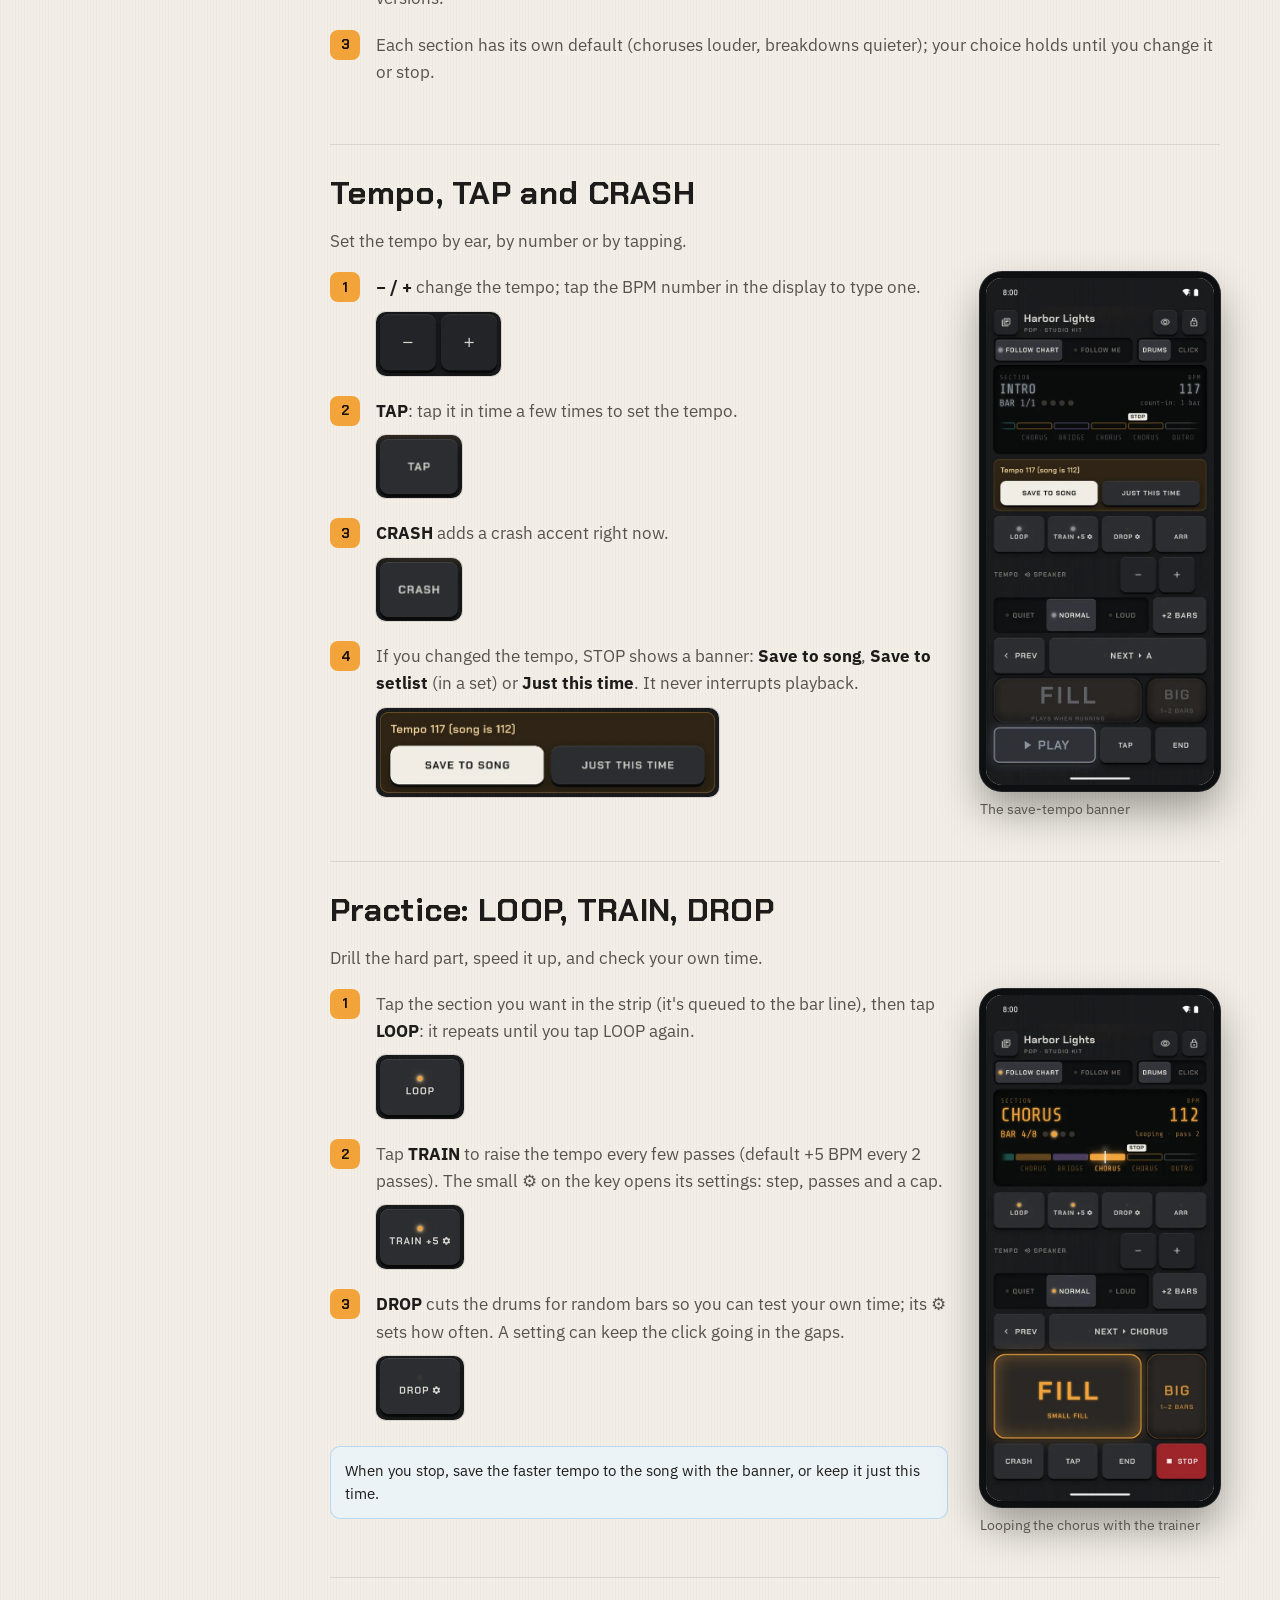
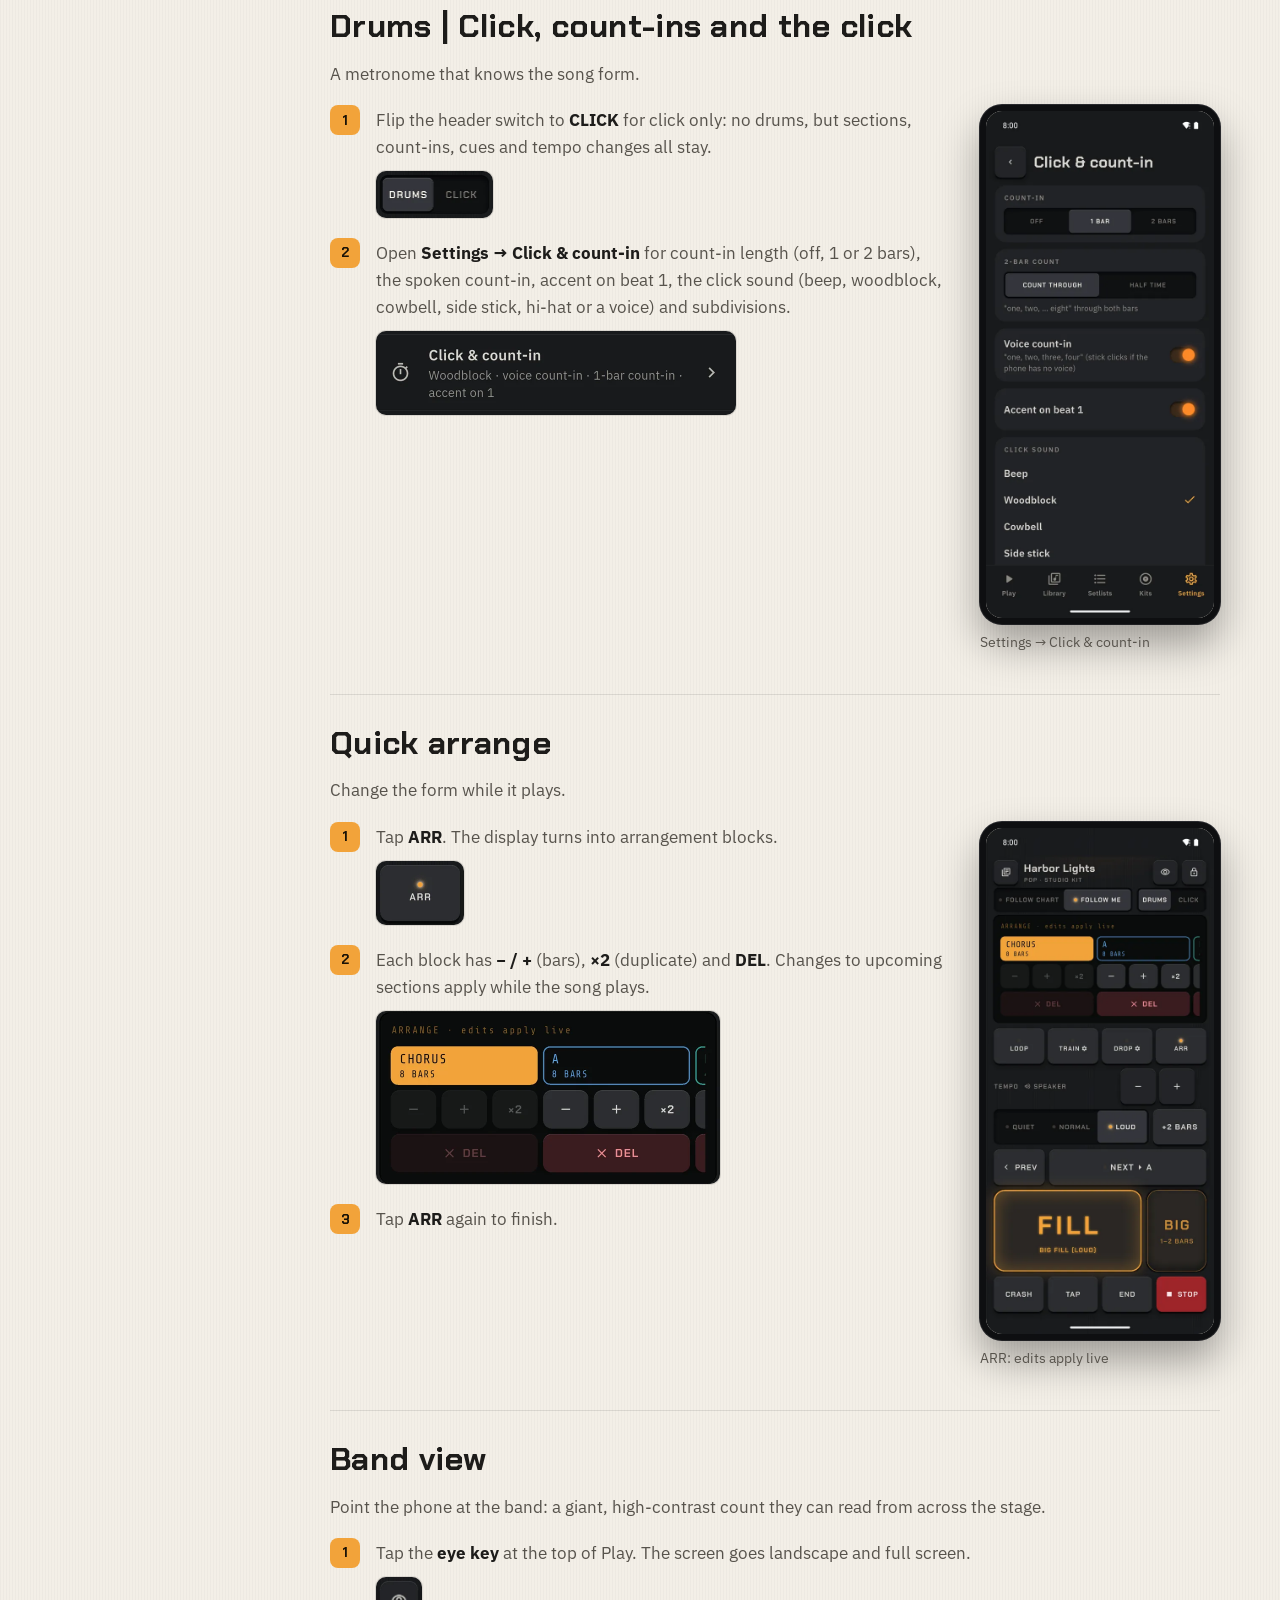
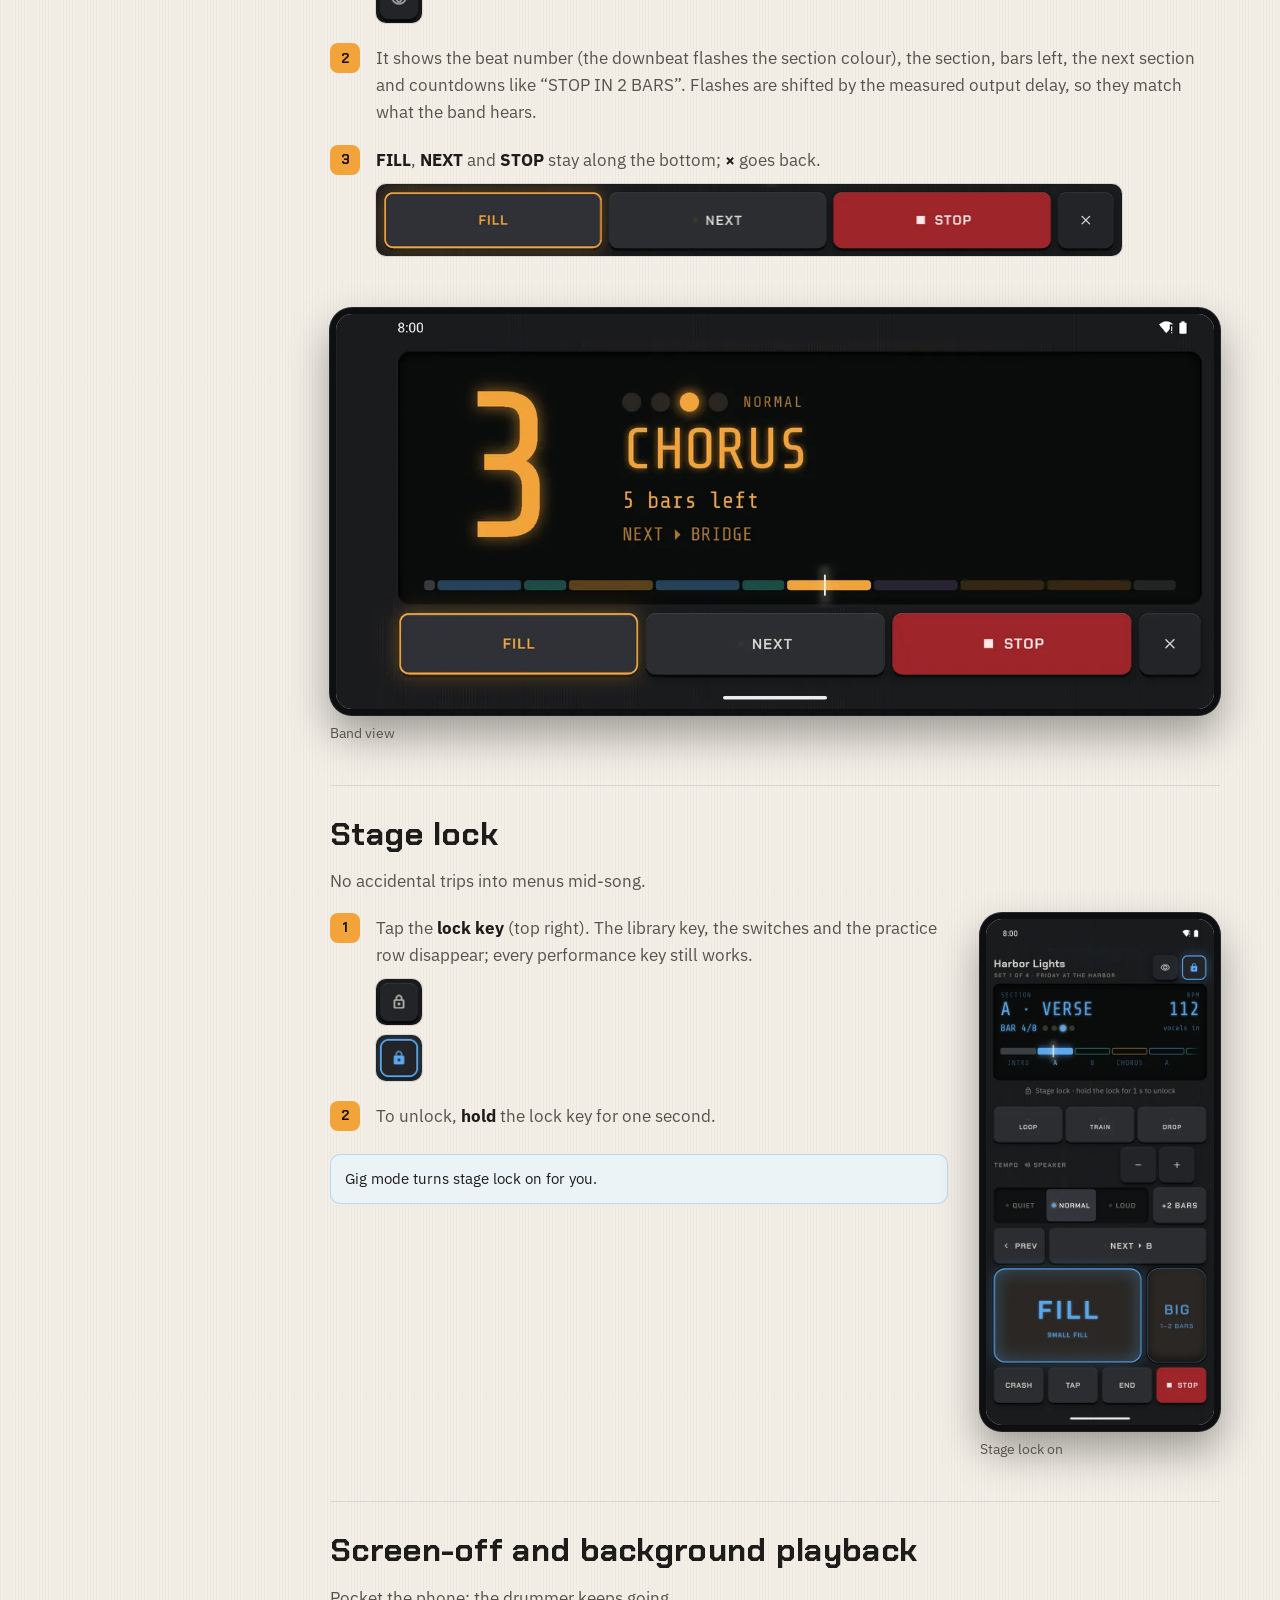
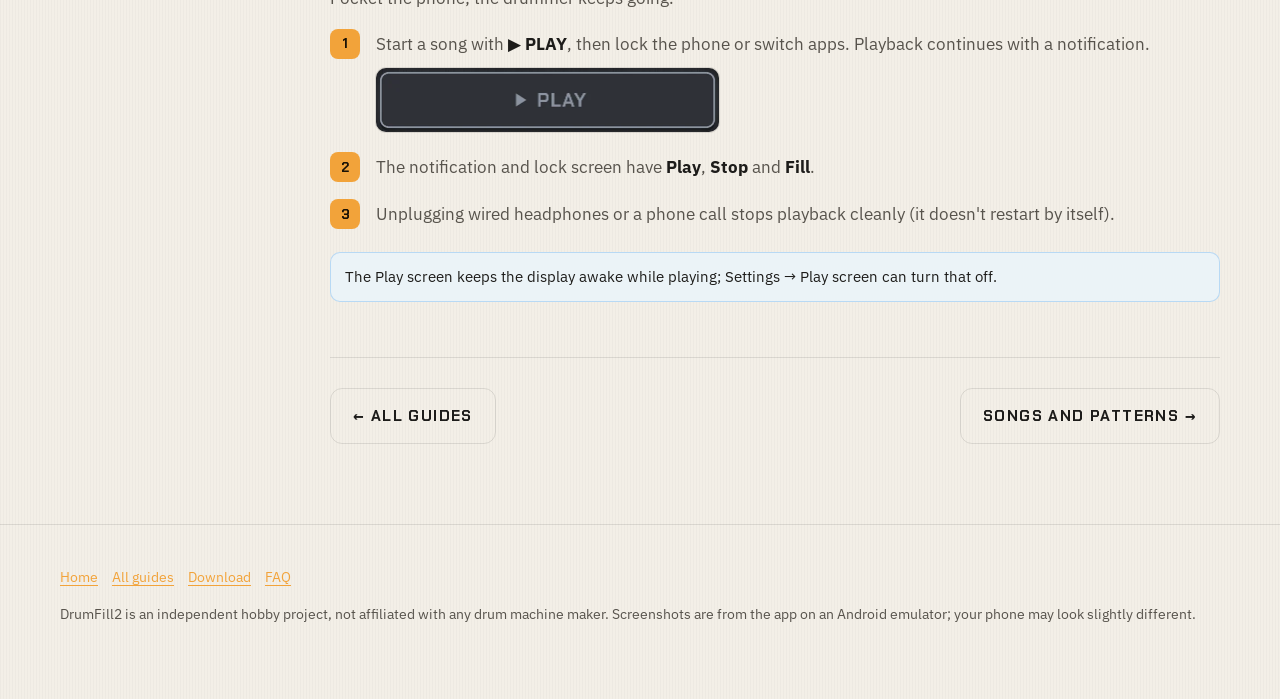
<file: guides/playing.html>
<!doctype html>
<html lang="en">
<head>
<meta charset="utf-8">
<meta name="viewport" content="width=device-width, initial-scale=1">
<title>Playing · DrumFill2 guides</title>
<meta name="description" content="Everything on the Play screen. Every key here fires the moment your finger touches it, and nothing you need mid-song is behind a menu.">
<meta name="theme-color" content="#18191C">
<link rel="icon" href="../img/icon.svg" type="image/svg+xml">
<link rel="preconnect" href="https://fonts.googleapis.com">
<link rel="preconnect" href="https://fonts.gstatic.com" crossorigin>
<link rel="stylesheet" href="https://fonts.googleapis.com/css2?family=Chakra+Petch:wght@600;700&family=IBM+Plex+Sans:wght@400;600&family=Share+Tech+Mono&display=swap">
<link rel="stylesheet" href="../css/site.css">
</head>
<body>
<a class="skip" href="#main">Skip to content</a>
<header class="top">
  <div class="wrap">
    <a class="brand" href="../" aria-label="DrumFill2 home"><img src="../img/icon.svg" width="30" height="30" alt="">DrumFill2</a>
    <nav class="nav" aria-label="Main">
      <a href="./">All guides</a>
      <a href="playing.html" aria-current="page">Playing</a>
      <a href="songs.html">Songs and patterns</a>
      <a href="live.html">Live</a>
      <a href="sounds.html">Sounds</a>
      <a href="gear.html">Gear</a>
      <a href="beatbox.html">Beatbox</a>
      <a class="dl" href="../#download">Download</a>
    </nav>
    <button class="theme-btn" type="button" aria-label="Switch theme"><svg width="18" height="18" viewBox="0 0 24 24" aria-hidden="true"><path fill="currentColor" d="M12 3a9 9 0 1 0 9 9 7 7 0 0 1-9-9z"/></svg></button>
  </div>
</header>
<main id="main">
<div class="wrap guide-hero" style="--c: var(--orange)">
  <p class="crumbs"><a href="../">Home</a> › <a href="./">Guides</a> › Playing</p>
  <h1>Playing</h1>
  <p>Everything on the Play screen. Every key here fires the moment your finger touches it, and nothing you need mid-song is behind a menu.</p>
</div>
<div class="wrap guide-layout">
  <nav class="toc" aria-label="On this page">
    <p class="silk">On this page</p>
    <ol>
      <li><a href="#play">Play a song</a></li>
      <li><a href="#follow">Follow chart or Follow me</a></li>
      <li><a href="#fill">FILL and BIG FILL</a></li>
      <li><a href="#sections">NEXT, PREV and jumping around</a></li>
      <li><a href="#extend">+2 BARS: stretch a section</a></li>
      <li><a href="#end">END and endings</a></li>
      <li><a href="#intensity">Quiet · Normal · Loud</a></li>
      <li><a href="#tempo">Tempo, TAP and CRASH</a></li>
      <li><a href="#practice">Practice: LOOP, TRAIN, DROP</a></li>
      <li><a href="#click">Drums | Click, count-ins and the click</a></li>
      <li><a href="#arrange">Quick arrange</a></li>
      <li><a href="#band">Band view</a></li>
      <li><a href="#stagelock">Stage lock</a></li>
      <li><a href="#background">Screen-off and background playback</a></li>
    </ol>
  </nav>
  <div>
  <section class="guide" id="play" aria-labelledby="play-h">
    <h2 id="play-h">Play a song</h2>
    <p class="intro">From a cold start to drums in under 30 seconds.</p>
    <div class="guide-body">
      <div>
      <ol class="howto">
        <li>Open DrumFill2. On first launch the featured groove is already loaded. To pick a song, tap the <strong>library key</strong> (top left), then tap a song's name.<img class="btnimg" src="../img/buttons/library-key.webp" width="46" height="46" loading="lazy" alt="Library key: a square icon at the top left of the Play screen"></li>
        <li>Tap <strong>▶ PLAY</strong>. You hear a 1-bar count-in (spoken “one, two, three, four” by default), then the drums.<img class="btnimg" src="../img/buttons/play.webp" width="343" height="64" loading="lazy" alt="The wide PLAY key"></li>
        <li>While it plays, the display shows the section, the bar, four beat lights and the arrangement strip with a moving playhead.</li>
        <li>Tap <strong>■ STOP</strong> to stop at once. There is no confirmation.<img class="btnimg" src="../img/buttons/stop.webp" width="86" height="64" loading="lazy" alt="The red STOP key"></li>
      </ol>
      <p class="note tip">After your first STOP the app asks to allow notifications: say yes, so the lock-screen controls work.</p>
      </div>
      <figure><img class="phone" src="../img/screens/play-stopped.webp" width="540" height="1200" loading="lazy" alt="Play screen, stopped, with Harbor Lights loaded and a big PLAY key at the bottom."><figcaption>Stopped: PLAY waits at the bottom</figcaption></figure>
    </div>
  </section>
  <section class="guide" id="follow" aria-labelledby="follow-h">
    <h2 id="follow-h">Follow chart or Follow me</h2>
    <p class="intro">One switch decides who moves between sections: the chart, or you.</p>
    <div class="guide-body">
      <div>
      <ol class="howto">
        <li>Find the switch under the song title. <strong>FOLLOW CHART</strong> is the default.<img class="btnimg" src="../img/buttons/follow-switch.webp" width="227" height="46" loading="lazy" alt="Follow chart / Follow me switch with Follow chart selected"></li>
        <li><strong>Follow chart</strong>: tap PLAY and don't touch anything. Sections change by their bar counts, end fills and crashes happen by themselves, and the song stops on its ending.</li>
        <li><strong>Follow me</strong>: tap the right half. Each section keeps looping (the display counts on: “BAR 9 of 8”) until you tap <strong>NEXT</strong>. When a section has run its length, NEXT glows blue and FILL gets hotter, as a reminder.<img class="btnimg" src="../img/buttons/follow-me-on.webp" width="227" height="46" loading="lazy" alt="The switch with Follow me selected"><img class="btnimg" src="../img/buttons/next-armed.webp" width="256" height="64" loading="lazy" alt="NEXT key with a blue glow, armed"></li>
        <li>You can switch mid-song; it takes effect at the next bar. The app remembers your choice for that song.</li>
      </ol>
      <p class="note tip">Default for new songs: Settings → Play screen → New songs start in.</p>
      </div>
      <figure><img class="phone" src="../img/screens/play-followme-waiting.webp" width="540" height="1200" loading="lazy" alt="Follow me: the intro reads BAR 3 of 1 and waiting for NEXT; NEXT glows blue and the FILL pad glows white."><figcaption>Follow me: it waits for you</figcaption></figure>
    </div>
  </section>
  <section class="guide" id="fill" aria-labelledby="fill-h">
    <h2 id="fill-h">FILL and BIG FILL</h2>
    <p class="intro">Fills that land where they should, every time.</p>
    <div class="guide-body">
      <div>
      <ol class="howto">
        <li>Tap <strong>FILL</strong> any time. The fill starts at the same position inside the bar, so it always lands on the next downbeat. Tap too late in the bar (under an eighth note left) and it waits for the next bar.<img class="btnimg" src="../img/buttons/fill.webp" width="241" height="141" loading="lazy" alt="The large FILL pad, lit orange, labelled small fill"></li>
        <li>Mid-section FILL plays a small fill; in the last bar of a section it plays a big one. Its label tells you which. Loud intensity makes fills bigger.</li>
        <li><strong>BIG</strong> always plays a 1–2 bar fill with toms and a crash.<img class="btnimg" src="../img/buttons/big.webp" width="101" height="141" loading="lazy" alt="The BIG pad, 1–2 bars"></li>
        <li>Fills rotate, so you never hear the same one twice in a row.</li>
      </ol>
      <p class="note tip">In Follow chart the end fill before each section plays by itself; you only tap FILL when you want an extra one.</p>
      </div>
      <figure><img class="phone" src="../img/screens/play-followme-fill.webp" width="540" height="1200" loading="lazy" alt="Play screen with the FILL pad lit blue in the A section, labelled big fill (loud)."><figcaption>FILL tells you what it will play</figcaption></figure>
    </div>
  </section>
  <section class="guide" id="sections" aria-labelledby="sections-h">
    <h2 id="sections-h">NEXT, PREV and jumping around</h2>
    <p class="intro">Move through the song; changes always wait for the bar line.</p>
    <div class="guide-body">
      <div>
      <ol class="howto">
        <li><strong>NEXT</strong> moves to the upcoming section (its name is on the key) at the next bar line, with that section's end fill and crash.<img class="btnimg" src="../img/buttons/next.webp" width="256" height="64" loading="lazy" alt="The NEXT key labelled NEXT, A"></li>
        <li><strong>PREV</strong> goes back one section.<img class="btnimg" src="../img/buttons/prev.webp" width="88" height="64" loading="lazy" alt="The PREV key"></li>
        <li>Tap any block in the arrangement strip to jump there; while playing, the jump is queued to the next bar line.<img class="btnimg" src="../img/buttons/strip.webp" width="341" height="68" loading="lazy" alt="The arrangement strip in the display with section blocks A, B, CHORUS"></li>
        <li>While stopped, tap a block to set the start point: it highlights and PLAY starts from there. Tap it again to clear it.</li>
      </ol>
      </div>
      <figure><img class="phone" src="../img/screens/play-chart-chorus.webp" width="540" height="1200" loading="lazy" alt="Play screen in the chorus; NEXT reads NEXT, A."><figcaption>NEXT shows where you are going</figcaption></figure>
    </div>
  </section>
  <section class="guide" id="extend" aria-labelledby="extend-h">
    <h2 id="extend-h">+2 BARS: stretch a section</h2>
    <p class="intro">The band took one more round. Keep going without breaking the form.</p>
    <div class="guide-body landscape">
      <div>
      <ol class="howto">
        <li>Tap <strong>+2 BARS</strong> to add two bars to the current section, this time through only. Tap again to add more.<img class="btnimg" src="../img/buttons/plus2.webp" width="92" height="64" loading="lazy" alt="The +2 BARS key"></li>
        <li>In Follow chart this, plus LOOP, is usually all you need mid-song.</li>
      </ol>
      <p class="note tip">Want to stay in a section indefinitely? Use LOOP (see Practice).</p>
      </div>
      
    </div>
  </section>
  <section class="guide" id="end" aria-labelledby="end-h">
    <h2 id="end-h">END and endings</h2>
    <p class="intro">Finish like a drummer, not like a loop that ran out.</p>
    <div class="guide-body">
      <div>
      <ol class="howto">
        <li>Tap <strong>END</strong>: the song goes to its outro at the next bar line, plays the ending and stops by itself.<img class="btnimg" src="../img/buttons/end.webp" width="86" height="64" loading="lazy" alt="The END key"></li>
        <li>Choose the ending style in the Song Editor's <strong>Ending</strong> tab: <strong>Fixed</strong> (play the ending, stop), <strong>Ring-out</strong> (a cymbal/tom roll until you tap END again; Follow chart cuts it after a few bars) or switch on <strong>Ritard</strong> to slow into the final hit.<img class="btnimg" src="../img/buttons/editor-tabs.webp" width="340" height="54" loading="lazy" alt="Song Editor tabs: Sections, Arrangement, Ending, Text"></li>
        <li>Need silence now? <strong>■ STOP</strong> cuts immediately.<img class="btnimg" src="../img/buttons/stop.webp" width="86" height="64" loading="lazy" alt="The red STOP key"></li>
      </ol>
      </div>
      <figure><img class="phone" src="../img/screens/editor-ending.webp" width="540" height="1200" loading="lazy" alt="Song Editor Ending tab: Fixed, Ring-out, a Ritard switch and the ending pattern."><figcaption>Ending styles in the Song Editor</figcaption></figure>
    </div>
  </section>
  <section class="guide" id="intensity" aria-labelledby="intensity-h">
    <h2 id="intensity-h">Quiet · Normal · Loud</h2>
    <p class="intro">Live dynamics with one tap, applied on the next beat.</p>
    <div class="guide-body landscape">
      <div>
      <ol class="howto">
        <li>Tap <strong>QUIET</strong>, <strong>NORMAL</strong> or <strong>LOUD</strong>.<img class="btnimg" src="../img/buttons/intensity.webp" width="252" height="64" loading="lazy" alt="Intensity switch: Quiet, Normal, Loud with Normal lit"></li>
        <li>Quiet plays softer, drops ghost notes and crashes, and closes the hi-hat. Loud hits harder, opens up the hats or moves to the ride, adds crashes and makes fills bigger. Many grooves have hand-written quiet and loud versions.</li>
        <li>Each section has its own default (choruses louder, breakdowns quieter); your choice holds until you change it or stop.</li>
      </ol>
      </div>
      
    </div>
  </section>
  <section class="guide" id="tempo" aria-labelledby="tempo-h">
    <h2 id="tempo-h">Tempo, TAP and CRASH</h2>
    <p class="intro">Set the tempo by ear, by number or by tapping.</p>
    <div class="guide-body">
      <div>
      <ol class="howto">
        <li><strong>− / +</strong> change the tempo; tap the BPM number in the display to type one.<img class="btnimg" src="../img/buttons/tempo.webp" width="125" height="64" loading="lazy" alt="Tempo minus and plus keys"></li>
        <li><strong>TAP</strong>: tap it in time a few times to set the tempo.<img class="btnimg" src="../img/buttons/tap.webp" width="86" height="64" loading="lazy" alt="The TAP key"></li>
        <li><strong>CRASH</strong> adds a crash accent right now.<img class="btnimg" src="../img/buttons/crash.webp" width="86" height="64" loading="lazy" alt="The CRASH key"></li>
        <li>If you changed the tempo, STOP shows a banner: <strong>Save to song</strong>, <strong>Save to setlist</strong> (in a set) or <strong>Just this time</strong>. It never interrupts playback.<img class="btnimg" src="../img/buttons/save-tempo.webp" width="343" height="89" loading="lazy" alt="Banner: Tempo 117 (song is 112), Save to song, Just this time"></li>
      </ol>
      </div>
      <figure><img class="phone" src="../img/screens/play-save-tempo.webp" width="540" height="1200" loading="lazy" alt="Stopped Play screen with the banner Tempo 117 (song is 112), Save to song, Just this time."><figcaption>The save-tempo banner</figcaption></figure>
    </div>
  </section>
  <section class="guide" id="practice" aria-labelledby="practice-h">
    <h2 id="practice-h">Practice: LOOP, TRAIN, DROP</h2>
    <p class="intro">Drill the hard part, speed it up, and check your own time.</p>
    <div class="guide-body">
      <div>
      <ol class="howto">
        <li>Tap the section you want in the strip (it's queued to the bar line), then tap <strong>LOOP</strong>: it repeats until you tap LOOP again.<img class="btnimg" src="../img/buttons/loop.webp" width="88" height="64" loading="lazy" alt="LOOP key with its light on"></li>
        <li>Tap <strong>TRAIN</strong> to raise the tempo every few passes (default +5 BPM every 2 passes). The small ⚙ on the key opens its settings: step, passes and a cap.<img class="btnimg" src="../img/buttons/train.webp" width="88" height="64" loading="lazy" alt="TRAIN +5 key with its light on"></li>
        <li><strong>DROP</strong> cuts the drums for random bars so you can test your own time; its ⚙ sets how often. A setting can keep the click going in the gaps.<img class="btnimg" src="../img/buttons/drop.webp" width="88" height="64" loading="lazy" alt="The DROP key"></li>
      </ol>
      <p class="note tip">When you stop, save the faster tempo to the song with the banner, or keep it just this time.</p>
      </div>
      <figure><img class="phone" src="../img/screens/play-practice.webp" width="540" height="1200" loading="lazy" alt="Play screen with LOOP and TRAIN +5 lit; the display says looping, pass 2."><figcaption>Looping the chorus with the trainer</figcaption></figure>
    </div>
  </section>
  <section class="guide" id="click" aria-labelledby="click-h">
    <h2 id="click-h">Drums | Click, count-ins and the click</h2>
    <p class="intro">A metronome that knows the song form.</p>
    <div class="guide-body">
      <div>
      <ol class="howto">
        <li>Flip the header switch to <strong>CLICK</strong> for click only: no drums, but sections, count-ins, cues and tempo changes all stay.<img class="btnimg" src="../img/buttons/drums-click.webp" width="117" height="46" loading="lazy" alt="Drums / Click switch with Drums selected"></li>
        <li>Open <strong>Settings → Click &amp; count-in</strong> for count-in length (off, 1 or 2 bars), the spoken count-in, accent on beat 1, the click sound (beep, woodblock, cowbell, side stick, hi-hat or a voice) and subdivisions.<img class="btnimg" src="../img/buttons/click-row.webp" width="360" height="84" loading="lazy" alt="Settings row: Click &amp; count-in"></li>
      </ol>
      </div>
      <figure><img class="phone" src="../img/screens/click-settings.webp" width="540" height="1200" loading="lazy" alt="Click &amp; count-in settings: count-in off, 1 bar or 2 bars, voice count-in, accent on beat 1, click sounds."><figcaption>Settings → Click & count-in</figcaption></figure>
    </div>
  </section>
  <section class="guide" id="arrange" aria-labelledby="arrange-h">
    <h2 id="arrange-h">Quick arrange</h2>
    <p class="intro">Change the form while it plays.</p>
    <div class="guide-body">
      <div>
      <ol class="howto">
        <li>Tap <strong>ARR</strong>. The display turns into arrangement blocks.<img class="btnimg" src="../img/buttons/arr.webp" width="88" height="64" loading="lazy" alt="The ARR key with its light on"></li>
        <li>Each block has <strong>− / +</strong> (bars), <strong>×2</strong> (duplicate) and <strong>DEL</strong>. Changes to upcoming sections apply while the song plays.<img class="btnimg" src="../img/buttons/arrange-panel.webp" width="344" height="173" loading="lazy" alt="Arrange panel with minus, plus, x2 and DEL keys under each block"></li>
        <li>Tap <strong>ARR</strong> again to finish.</li>
      </ol>
      </div>
      <figure><img class="phone" src="../img/screens/play-arrange.webp" width="540" height="1200" loading="lazy" alt="Play screen with the arrange panel: CHORUS 8 bars and A 8 bars, each with minus, plus, x2 and DEL keys."><figcaption>ARR: edits apply live</figcaption></figure>
    </div>
  </section>
  <section class="guide" id="band" aria-labelledby="band-h">
    <h2 id="band-h">Band view</h2>
    <p class="intro">Point the phone at the band: a giant, high-contrast count they can read from across the stage.</p>
    <div class="guide-body landscape">
      <div>
      <ol class="howto">
        <li>Tap the <strong>eye key</strong> at the top of Play. The screen goes landscape and full screen.<img class="btnimg" src="../img/buttons/band-key.webp" width="46" height="46" loading="lazy" alt="The eye-shaped Band view key"></li>
        <li>It shows the beat number (the downbeat flashes the section colour), the section, bars left, the next section and countdowns like “STOP IN 2 BARS”. Flashes are shifted by the measured output delay, so they match what the band hears.</li>
        <li><strong>FILL</strong>, <strong>NEXT</strong> and <strong>STOP</strong> stay along the bottom; <strong>×</strong> goes back.<img class="btnimg" src="../img/buttons/band-bar.webp" width="746" height="72" loading="lazy" alt="Band view bottom bar: FILL, NEXT, STOP and close"></li>
      </ol>
      </div>
      <figure><img class="phone" src="../img/screens/band-view.webp" width="1200" height="540" loading="lazy" alt="Band view in landscape: a huge 3, CHORUS, 5 bars left, NEXT Bridge."><figcaption>Band view</figcaption></figure>
    </div>
  </section>
  <section class="guide" id="stagelock" aria-labelledby="stagelock-h">
    <h2 id="stagelock-h">Stage lock</h2>
    <p class="intro">No accidental trips into menus mid-song.</p>
    <div class="guide-body">
      <div>
      <ol class="howto">
        <li>Tap the <strong>lock key</strong> (top right). The library key, the switches and the practice row disappear; every performance key still works.<img class="btnimg" src="../img/buttons/lock-key.webp" width="46" height="46" loading="lazy" alt="The lock key, off"><img class="btnimg" src="../img/buttons/lock-key-on.webp" width="46" height="46" loading="lazy" alt="The lock key, on (lit blue)"></li>
        <li>To unlock, <strong>hold</strong> the lock key for one second.</li>
      </ol>
      <p class="note tip">Gig mode turns stage lock on for you.</p>
      </div>
      <figure><img class="phone" src="../img/screens/play-gig-playing.webp" width="540" height="1200" loading="lazy" alt="Play screen with stage lock on: the lock key is lit and a note says hold the lock for 1 s to unlock."><figcaption>Stage lock on</figcaption></figure>
    </div>
  </section>
  <section class="guide" id="background" aria-labelledby="background-h">
    <h2 id="background-h">Screen-off and background playback</h2>
    <p class="intro">Pocket the phone; the drummer keeps going.</p>
    <div class="guide-body landscape">
      <div>
      <ol class="howto">
        <li>Start a song with <strong>▶ PLAY</strong>, then lock the phone or switch apps. Playback continues with a notification.<img class="btnimg" src="../img/buttons/play.webp" width="343" height="64" loading="lazy" alt="The PLAY key"></li>
        <li>The notification and lock screen have <strong>Play</strong>, <strong>Stop</strong> and <strong>Fill</strong>.</li>
        <li>Unplugging wired headphones or a phone call stops playback cleanly (it doesn't restart by itself).</li>
      </ol>
      <p class="note tip">The Play screen keeps the display awake while playing; Settings → Play screen can turn that off.</p>
      </div>
      
    </div>
  </section>
  <nav class="pager" aria-label="More guides"><a class="key ghost" href="./">← All guides</a><a class="key ghost" href="songs.html">Songs and patterns →</a></nav>
  </div>
</div>
</main>
<footer>
  <div class="wrap">
    <nav aria-label="Footer"><a href="../">Home</a><a href="./">All guides</a><a href="../#download">Download</a><a href="../#faq">FAQ</a></nav>
    <p>DrumFill2 is an independent hobby project, not affiliated with any drum machine maker. Screenshots are from the app on an Android emulator; your phone may look slightly different.</p>
  </div>
</footer>
<script src="../js/site.js" defer></script>
</body>
</html>
</file>
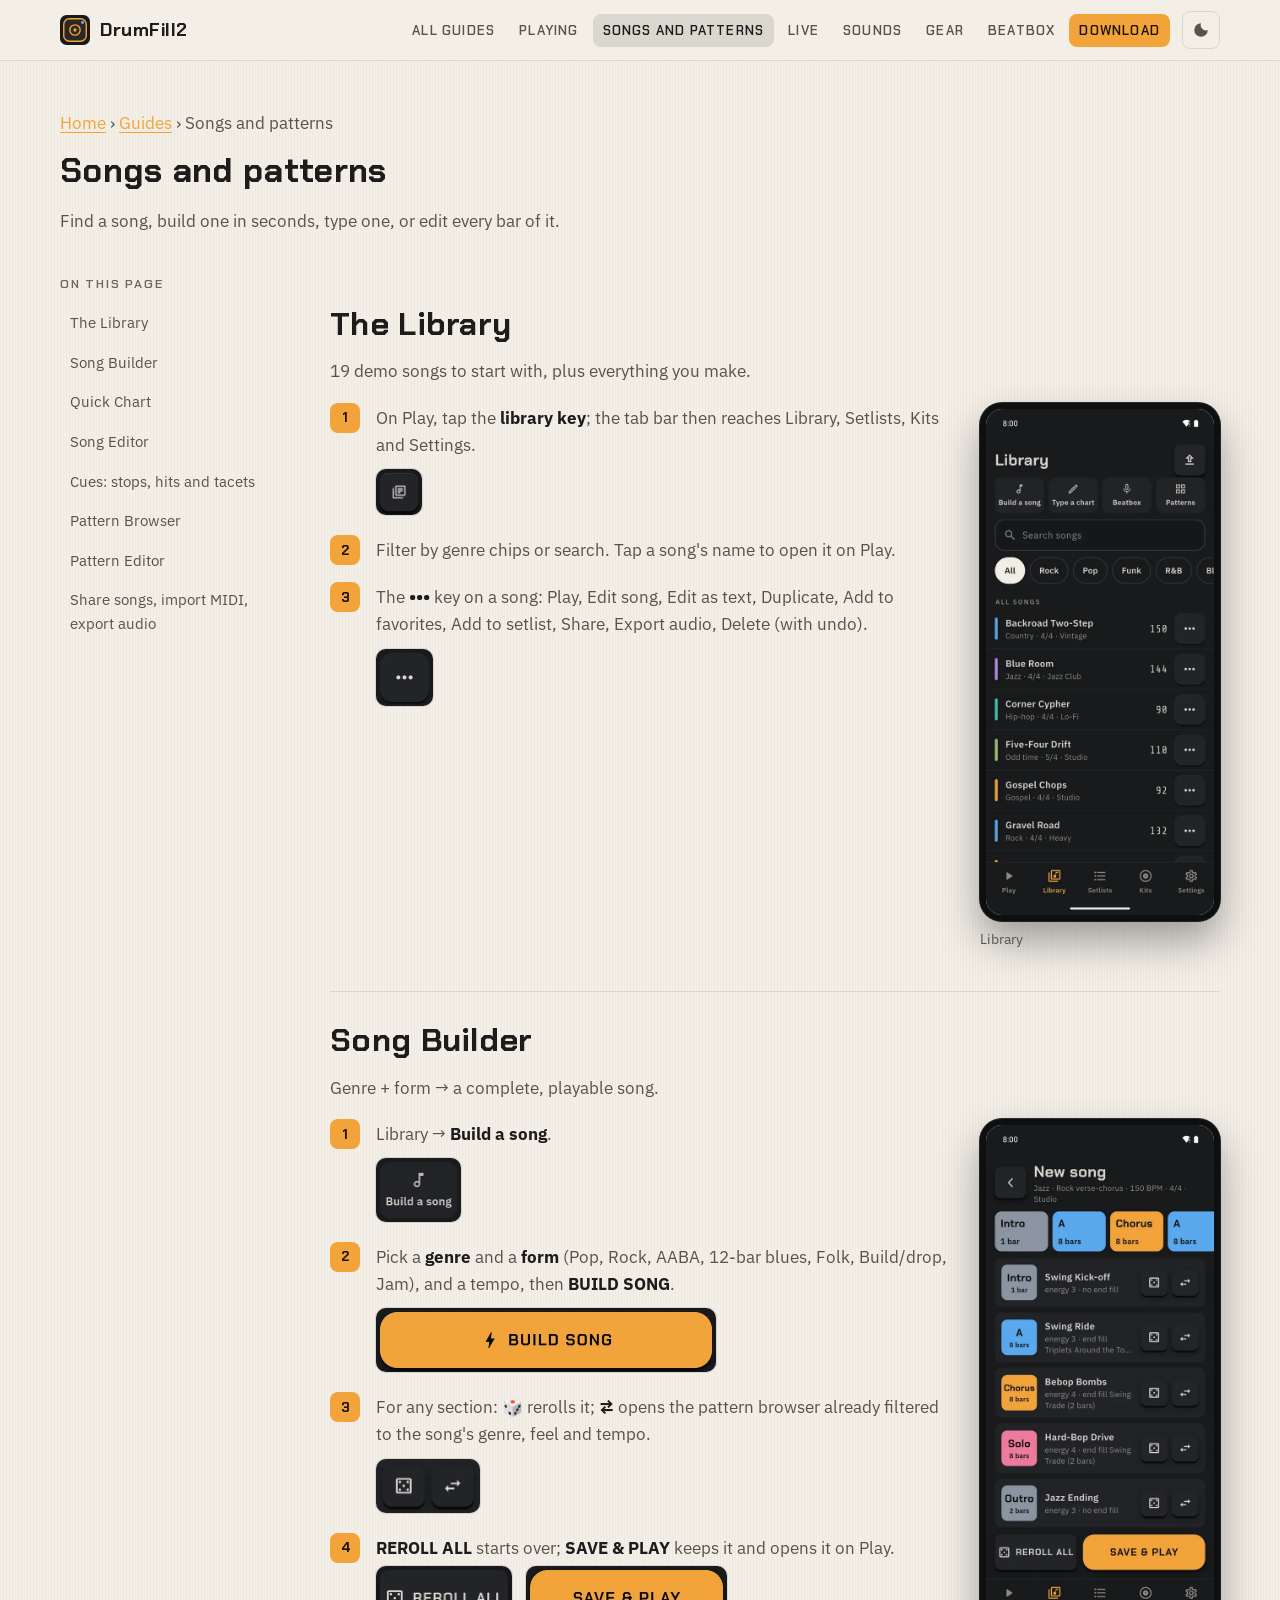
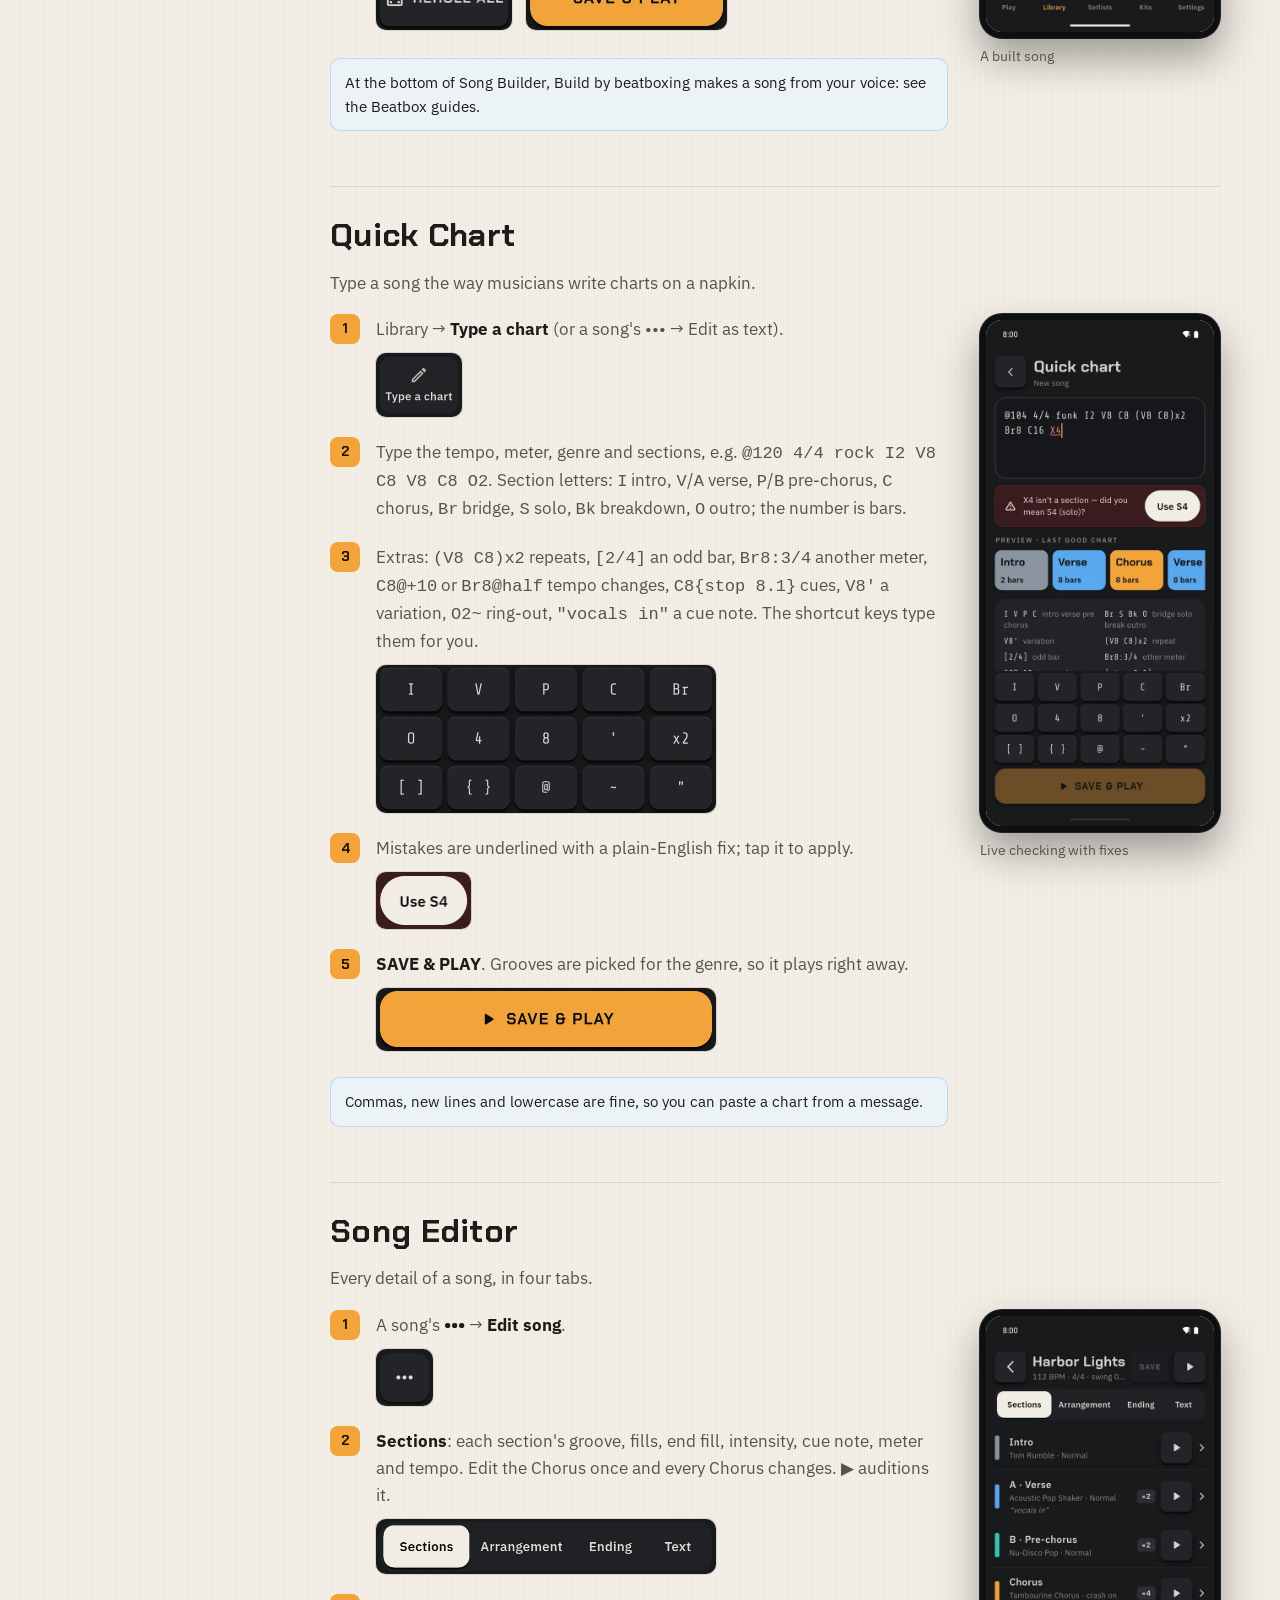
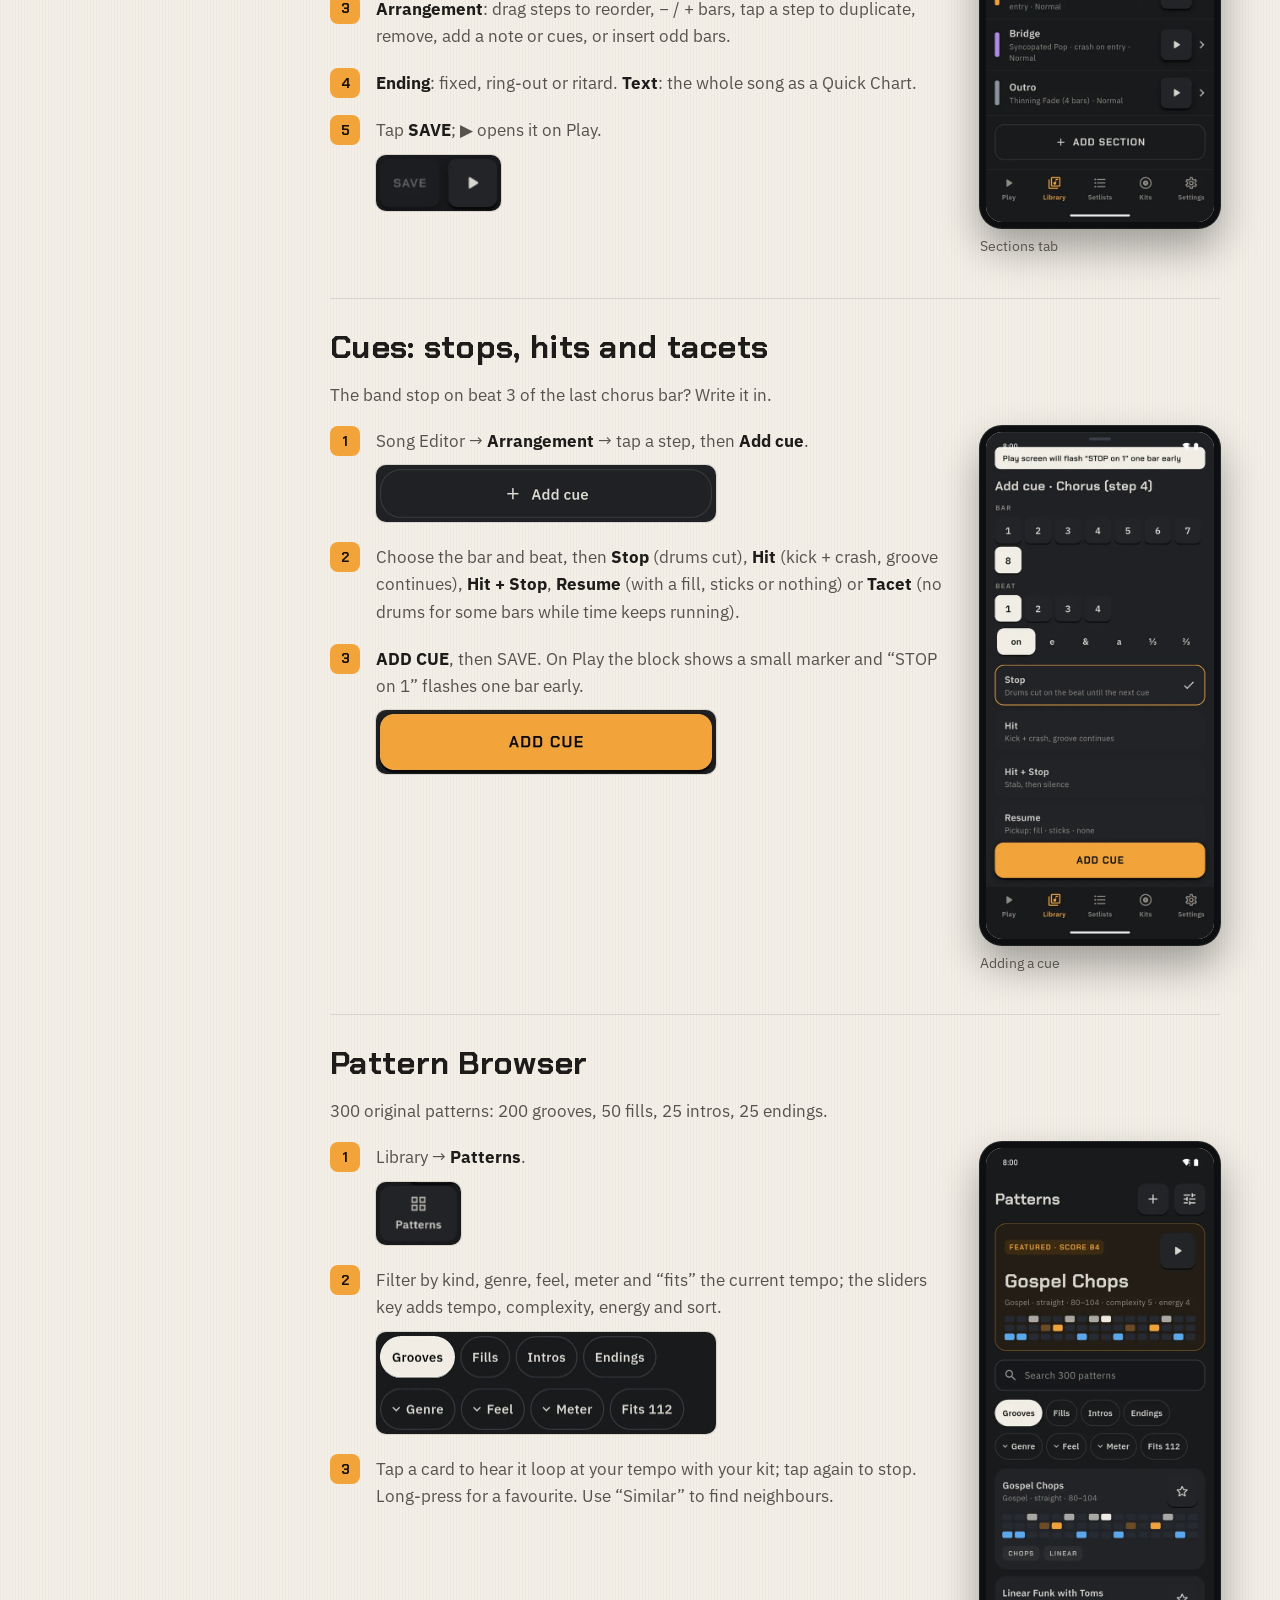
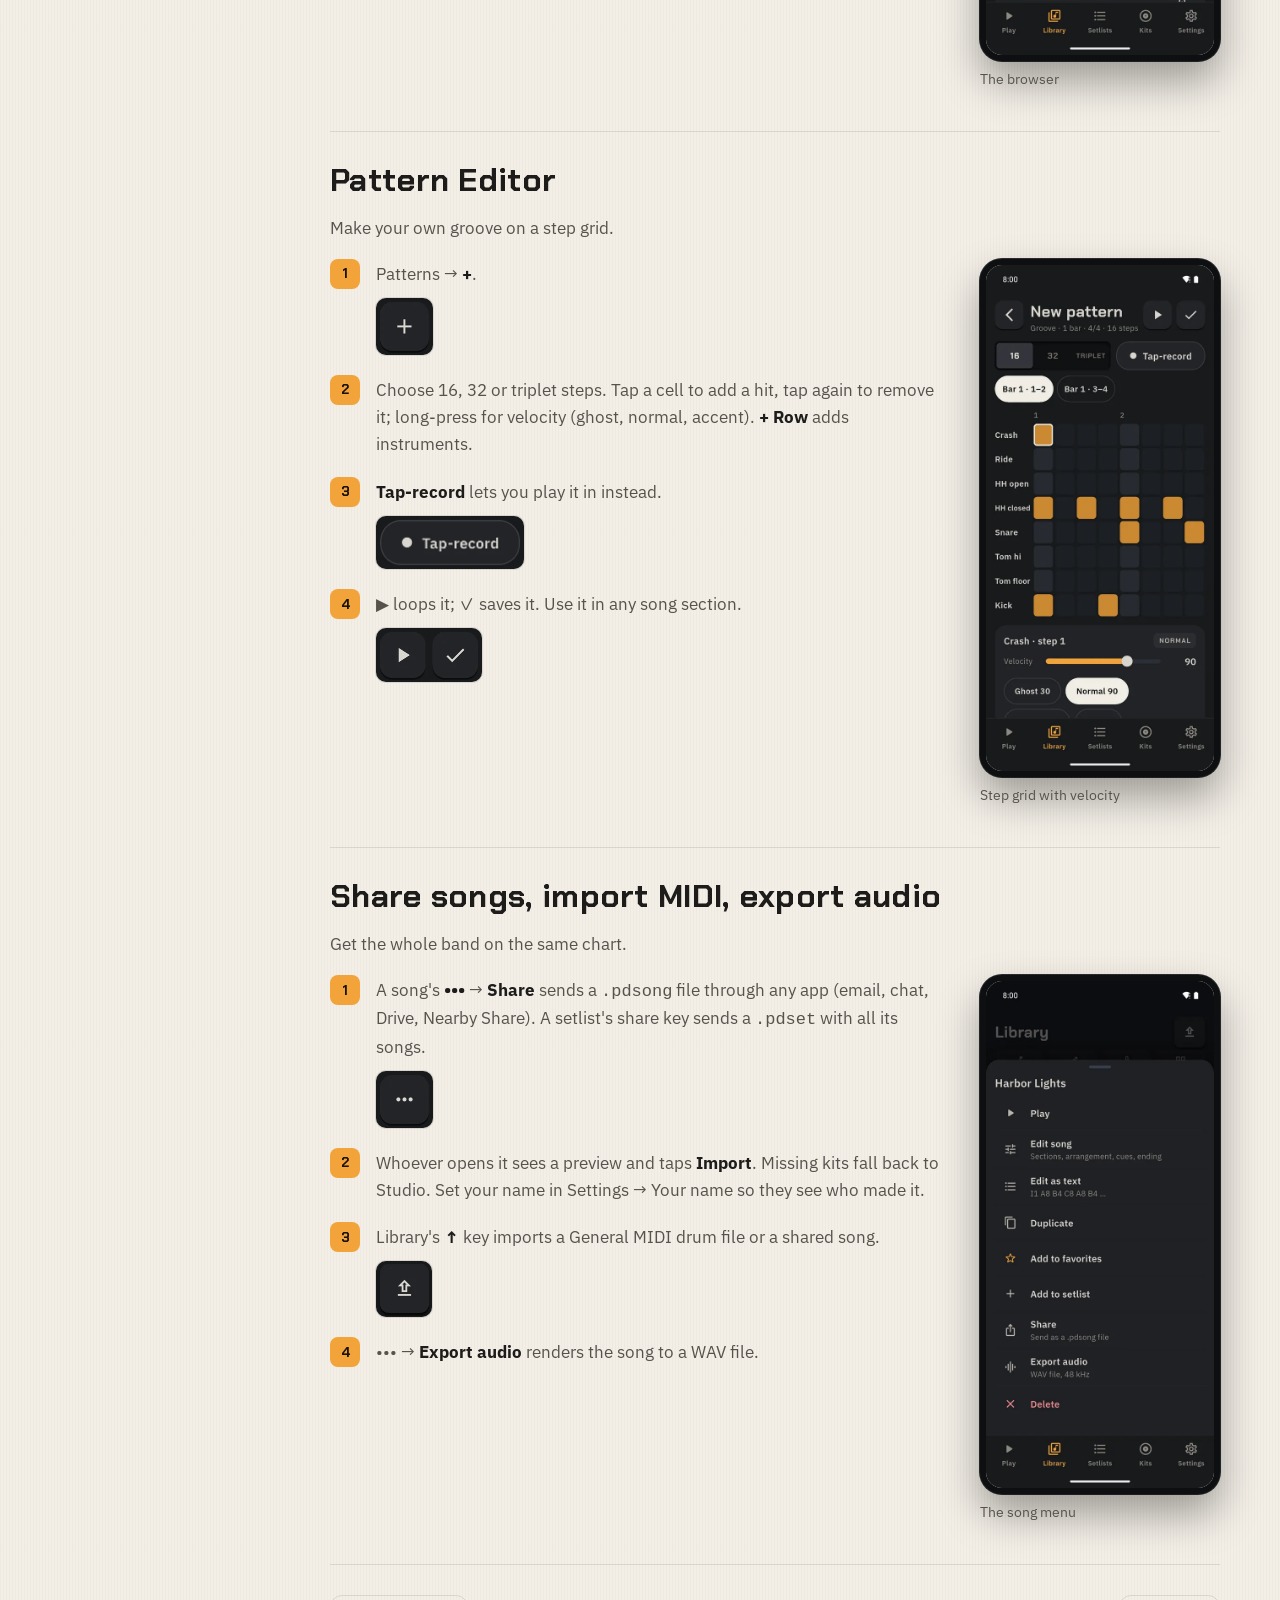
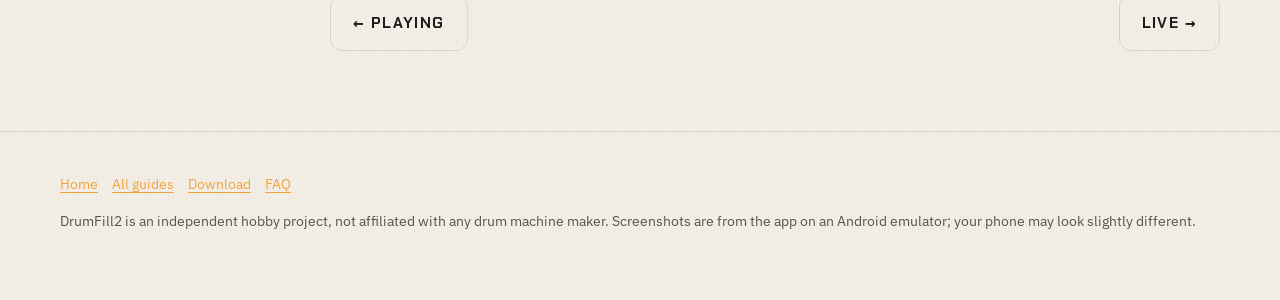
<file: guides/songs.html>
<!doctype html>
<html lang="en">
<head>
<meta charset="utf-8">
<meta name="viewport" content="width=device-width, initial-scale=1">
<title>Songs and patterns · DrumFill2 guides</title>
<meta name="description" content="Find a song, build one in seconds, type one, or edit every bar of it.">
<meta name="theme-color" content="#18191C">
<link rel="icon" href="../img/icon.svg" type="image/svg+xml">
<link rel="preconnect" href="https://fonts.googleapis.com">
<link rel="preconnect" href="https://fonts.gstatic.com" crossorigin>
<link rel="stylesheet" href="https://fonts.googleapis.com/css2?family=Chakra+Petch:wght@600;700&family=IBM+Plex+Sans:wght@400;600&family=Share+Tech+Mono&display=swap">
<link rel="stylesheet" href="../css/site.css">
</head>
<body>
<a class="skip" href="#main">Skip to content</a>
<header class="top">
  <div class="wrap">
    <a class="brand" href="../" aria-label="DrumFill2 home"><img src="../img/icon.svg" width="30" height="30" alt="">DrumFill2</a>
    <nav class="nav" aria-label="Main">
      <a href="./">All guides</a>
      <a href="playing.html">Playing</a>
      <a href="songs.html" aria-current="page">Songs and patterns</a>
      <a href="live.html">Live</a>
      <a href="sounds.html">Sounds</a>
      <a href="gear.html">Gear</a>
      <a href="beatbox.html">Beatbox</a>
      <a class="dl" href="../#download">Download</a>
    </nav>
    <button class="theme-btn" type="button" aria-label="Switch theme"><svg width="18" height="18" viewBox="0 0 24 24" aria-hidden="true"><path fill="currentColor" d="M12 3a9 9 0 1 0 9 9 7 7 0 0 1-9-9z"/></svg></button>
  </div>
</header>
<main id="main">
<div class="wrap guide-hero" style="--c: var(--teal)">
  <p class="crumbs"><a href="../">Home</a> › <a href="./">Guides</a> › Songs and patterns</p>
  <h1>Songs and patterns</h1>
  <p>Find a song, build one in seconds, type one, or edit every bar of it.</p>
</div>
<div class="wrap guide-layout">
  <nav class="toc" aria-label="On this page">
    <p class="silk">On this page</p>
    <ol>
      <li><a href="#library">The Library</a></li>
      <li><a href="#builder">Song Builder</a></li>
      <li><a href="#quickchart">Quick Chart</a></li>
      <li><a href="#editor">Song Editor</a></li>
      <li><a href="#cues">Cues: stops, hits and tacets</a></li>
      <li><a href="#patterns">Pattern Browser</a></li>
      <li><a href="#pattern-editor">Pattern Editor</a></li>
      <li><a href="#share">Share songs, import MIDI, export audio</a></li>
    </ol>
  </nav>
  <div>
  <section class="guide" id="library" aria-labelledby="library-h">
    <h2 id="library-h">The Library</h2>
    <p class="intro">19 demo songs to start with, plus everything you make.</p>
    <div class="guide-body">
      <div>
      <ol class="howto">
        <li>On Play, tap the <strong>library key</strong>; the tab bar then reaches Library, Setlists, Kits and Settings.<img class="btnimg" src="../img/buttons/library-key.webp" width="46" height="46" loading="lazy" alt="Library key"></li>
        <li>Filter by genre chips or search. Tap a song's name to open it on Play.</li>
        <li>The <strong>•••</strong> key on a song: Play, Edit song, Edit as text, Duplicate, Add to favorites, Add to setlist, Share, Export audio, Delete (with undo).<img class="btnimg" src="../img/buttons/song-more.webp" width="57" height="57" loading="lazy" alt="The ••• key on a song row"></li>
      </ol>
      </div>
      <figure><img class="phone" src="../img/screens/library.webp" width="540" height="1200" loading="lazy" alt="Library: Build a song, Type a chart, Beatbox and Patterns keys, a search box, genre chips and the song list."><figcaption>Library</figcaption></figure>
    </div>
  </section>
  <section class="guide" id="builder" aria-labelledby="builder-h">
    <h2 id="builder-h">Song Builder</h2>
    <p class="intro">Genre + form → a complete, playable song.</p>
    <div class="guide-body">
      <div>
      <ol class="howto">
        <li>Library → <strong>Build a song</strong>.<img class="btnimg" src="../img/buttons/lib-build.webp" width="85" height="64" loading="lazy" alt="Build a song key"></li>
        <li>Pick a <strong>genre</strong> and a <strong>form</strong> (Pop, Rock, AABA, 12-bar blues, Folk, Build/drop, Jam), and a tempo, then <strong>BUILD SONG</strong>.<img class="btnimg" src="../img/buttons/build-song.webp" width="340" height="64" loading="lazy" alt="BUILD SONG key"></li>
        <li>For any section: <strong>🎲</strong> rerolls it; <strong>⇄</strong> opens the pattern browser already filtered to the song's genre, feel and tempo.<img class="btnimg" src="../img/buttons/reroll-swap.webp" width="104" height="54" loading="lazy" alt="Reroll (dice) and swap (arrows) keys"></li>
        <li><strong>REROLL ALL</strong> starts over; <strong>SAVE &amp; PLAY</strong> keeps it and opens it on Play.<span class="btnrow"><img class="btnimg inline" src="../img/buttons/reroll-all.webp" width="136" height="64" loading="lazy" alt="REROLL ALL key"><img class="btnimg inline" src="../img/buttons/save-play.webp" width="201" height="64" loading="lazy" alt="SAVE &amp; PLAY key"></span></li>
      </ol>
      <p class="note tip">At the bottom of Song Builder, Build by beatboxing makes a song from your voice: see the Beatbox guides.</p>
      </div>
      <figure><img class="phone" src="../img/screens/builder-result.webp" width="540" height="1200" loading="lazy" alt="Built song: Intro, A, Chorus, Solo and Outro, each named groove with reroll and swap keys."><figcaption>A built song</figcaption></figure>
    </div>
  </section>
  <section class="guide" id="quickchart" aria-labelledby="quickchart-h">
    <h2 id="quickchart-h">Quick Chart</h2>
    <p class="intro">Type a song the way musicians write charts on a napkin.</p>
    <div class="guide-body">
      <div>
      <ol class="howto">
        <li>Library → <strong>Type a chart</strong> (or a song's ••• → Edit as text).<img class="btnimg" src="../img/buttons/lib-chart.webp" width="86" height="64" loading="lazy" alt="Type a chart key"></li>
        <li>Type the tempo, meter, genre and sections, e.g. <code>@120 4/4 rock I2 V8 C8 V8 C8 O2</code>. Section letters: <code>I</code> intro, <code>V</code>/<code>A</code> verse, <code>P</code>/<code>B</code> pre-chorus, <code>C</code> chorus, <code>Br</code> bridge, <code>S</code> solo, <code>Bk</code> breakdown, <code>O</code> outro; the number is bars.</li>
        <li>Extras: <code>(V8 C8)x2</code> repeats, <code>[2/4]</code> an odd bar, <code>Br8:3/4</code> another meter, <code>C8@+10</code> or <code>Br8@half</code> tempo changes, <code>C8{stop 8.1}</code> cues, <code>V8'</code> a variation, <code>O2~</code> ring-out, <code>"vocals in"</code> a cue note. The shortcut keys type them for you.<img class="btnimg" src="../img/buttons/chart-keys.webp" width="340" height="148" loading="lazy" alt="Quick chart shortcut keys: I, V, P, C, Br, O, 4, 8, prime, x2, brackets, braces, at, tilde, quote"></li>
        <li>Mistakes are underlined with a plain-English fix; tap it to apply.<img class="btnimg" src="../img/buttons/chart-fix.webp" width="95" height="57" loading="lazy" alt="Use S4 fix key"></li>
        <li><strong>SAVE &amp; PLAY</strong>. Grooves are picked for the genre, so it plays right away.<img class="btnimg" src="../img/buttons/chart-save.webp" width="340" height="63" loading="lazy" alt="SAVE &amp; PLAY key"></li>
      </ol>
      <p class="note tip">Commas, new lines and lowercase are fine, so you can paste a chart from a message.</p>
      </div>
      <figure><img class="phone" src="../img/screens/chart-error.webp" width="540" height="1200" loading="lazy" alt="Quick chart with the hint X4 isn&#x27;t a section, did you mean S4 (solo)? and a Use S4 button."><figcaption>Live checking with fixes</figcaption></figure>
    </div>
  </section>
  <section class="guide" id="editor" aria-labelledby="editor-h">
    <h2 id="editor-h">Song Editor</h2>
    <p class="intro">Every detail of a song, in four tabs.</p>
    <div class="guide-body">
      <div>
      <ol class="howto">
        <li>A song's <strong>•••</strong> → <strong>Edit song</strong>.<img class="btnimg" src="../img/buttons/song-more.webp" width="57" height="57" loading="lazy" alt="The ••• key"></li>
        <li><strong>Sections</strong>: each section's groove, fills, end fill, intensity, cue note, meter and tempo. Edit the Chorus once and every Chorus changes. ▶ auditions it.<img class="btnimg" src="../img/buttons/editor-tabs.webp" width="340" height="54" loading="lazy" alt="Tabs: Sections, Arrangement, Ending, Text"></li>
        <li><strong>Arrangement</strong>: drag steps to reorder, − / + bars, tap a step to duplicate, remove, add a note or cues, or insert odd bars.</li>
        <li><strong>Ending</strong>: fixed, ring-out or ritard. <strong>Text</strong>: the whole song as a Quick Chart.</li>
        <li>Tap <strong>SAVE</strong>; ▶ opens it on Play.<img class="btnimg" src="../img/buttons/editor-save.webp" width="125" height="57" loading="lazy" alt="SAVE and play keys"></li>
      </ol>
      </div>
      <figure><img class="phone" src="../img/screens/editor-sections.webp" width="540" height="1200" loading="lazy" alt="Song Editor Sections tab: Intro, A Verse, B Pre-chorus, Chorus, Bridge, Outro with audition keys."><figcaption>Sections tab</figcaption></figure>
    </div>
  </section>
  <section class="guide" id="cues" aria-labelledby="cues-h">
    <h2 id="cues-h">Cues: stops, hits and tacets</h2>
    <p class="intro">The band stop on beat 3 of the last chorus bar? Write it in.</p>
    <div class="guide-body">
      <div>
      <ol class="howto">
        <li>Song Editor → <strong>Arrangement</strong> → tap a step, then <strong>Add cue</strong>.<img class="btnimg" src="../img/buttons/add-cue.webp" width="340" height="57" loading="lazy" alt="Add cue key"></li>
        <li>Choose the bar and beat, then <strong>Stop</strong> (drums cut), <strong>Hit</strong> (kick + crash, groove continues), <strong>Hit + Stop</strong>, <strong>Resume</strong> (with a fill, sticks or nothing) or <strong>Tacet</strong> (no drums for some bars while time keeps running).</li>
        <li><strong>ADD CUE</strong>, then SAVE. On Play the block shows a small marker and “STOP on 1” flashes one bar early.<img class="btnimg" src="../img/buttons/add-cue-confirm.webp" width="340" height="64" loading="lazy" alt="ADD CUE key"></li>
      </ol>
      </div>
      <figure><img class="phone" src="../img/screens/editor-cue.webp" width="540" height="1200" loading="lazy" alt="Add cue: pick bar 1–8, beat 1–4 and subdivision, then Stop, Hit, Hit + Stop or Resume."><figcaption>Adding a cue</figcaption></figure>
    </div>
  </section>
  <section class="guide" id="patterns" aria-labelledby="patterns-h">
    <h2 id="patterns-h">Pattern Browser</h2>
    <p class="intro">300 original patterns: 200 grooves, 50 fills, 25 intros, 25 endings.</p>
    <div class="guide-body">
      <div>
      <ol class="howto">
        <li>Library → <strong>Patterns</strong>.<img class="btnimg" src="../img/buttons/lib-patterns.webp" width="85" height="64" loading="lazy" alt="Patterns key"></li>
        <li>Filter by kind, genre, feel, meter and “fits” the current tempo; the sliders key adds tempo, complexity, energy and sort.<img class="btnimg" src="../img/buttons/pattern-filters.webp" width="340" height="102" loading="lazy" alt="Filter chips: Grooves, Fills, Intros, Endings, Genre, Feel, Meter, Fits 112"></li>
        <li>Tap a card to hear it loop at your tempo with your kit; tap again to stop. Long-press for a favourite. Use “Similar” to find neighbours.</li>
      </ol>
      </div>
      <figure><img class="phone" src="../img/screens/patterns.webp" width="540" height="1200" loading="lazy" alt="Patterns: the featured Gospel Chops card, search, kind and filter chips, and pattern cards with step previews."><figcaption>The browser</figcaption></figure>
    </div>
  </section>
  <section class="guide" id="pattern-editor" aria-labelledby="pattern-editor-h">
    <h2 id="pattern-editor-h">Pattern Editor</h2>
    <p class="intro">Make your own groove on a step grid.</p>
    <div class="guide-body">
      <div>
      <ol class="howto">
        <li>Patterns → <strong>+</strong>.<img class="btnimg" src="../img/buttons/pattern-new.webp" width="57" height="57" loading="lazy" alt="New pattern + key"></li>
        <li>Choose 16, 32 or triplet steps. Tap a cell to add a hit, tap again to remove it; long-press for velocity (ghost, normal, accent). <strong>+ Row</strong> adds instruments.</li>
        <li><strong>Tap-record</strong> lets you play it in instead.<img class="btnimg" src="../img/buttons/tap-record.webp" width="148" height="53" loading="lazy" alt="Tap-record key"></li>
        <li>▶ loops it; ✓ saves it. Use it in any song section.<img class="btnimg" src="../img/buttons/pattern-tools.webp" width="106" height="53" loading="lazy" alt="Audition play key and save tick key"></li>
      </ol>
      </div>
      <figure><img class="phone" src="../img/screens/pattern-editor.webp" width="540" height="1200" loading="lazy" alt="Pattern editor with hits on crash, closed hat, snare and kick, and the velocity panel for the crash."><figcaption>Step grid with velocity</figcaption></figure>
    </div>
  </section>
  <section class="guide" id="share" aria-labelledby="share-h">
    <h2 id="share-h">Share songs, import MIDI, export audio</h2>
    <p class="intro">Get the whole band on the same chart.</p>
    <div class="guide-body">
      <div>
      <ol class="howto">
        <li>A song's <strong>•••</strong> → <strong>Share</strong> sends a <code>.pdsong</code> file through any app (email, chat, Drive, Nearby Share). A setlist's share key sends a <code>.pdset</code> with all its songs.<img class="btnimg" src="../img/buttons/song-more.webp" width="57" height="57" loading="lazy" alt="The ••• key"></li>
        <li>Whoever opens it sees a preview and taps <strong>Import</strong>. Missing kits fall back to Studio. Set your name in Settings → Your name so they see who made it.</li>
        <li>Library's <strong>↑</strong> key imports a General MIDI drum file or a shared song.<img class="btnimg" src="../img/buttons/lib-import.webp" width="56" height="56" loading="lazy" alt="Library import key (up arrow)"></li>
        <li>••• → <strong>Export audio</strong> renders the song to a WAV file.</li>
      </ol>
      </div>
      <figure><img class="phone" src="../img/screens/song-menu.webp" width="540" height="1200" loading="lazy" alt="Song menu: Play, Edit song, Edit as text, Duplicate, Add to favorites, Add to setlist, Share, Export audio, Delete."><figcaption>The song menu</figcaption></figure>
    </div>
  </section>
  <nav class="pager" aria-label="More guides"><a class="key ghost" href="playing.html">← Playing</a><a class="key ghost" href="live.html">Live →</a></nav>
  </div>
</div>
</main>
<footer>
  <div class="wrap">
    <nav aria-label="Footer"><a href="../">Home</a><a href="./">All guides</a><a href="../#download">Download</a><a href="../#faq">FAQ</a></nav>
    <p>DrumFill2 is an independent hobby project, not affiliated with any drum machine maker. Screenshots are from the app on an Android emulator; your phone may look slightly different.</p>
  </div>
</footer>
<script src="../js/site.js" defer></script>
</body>
</html>
</file>
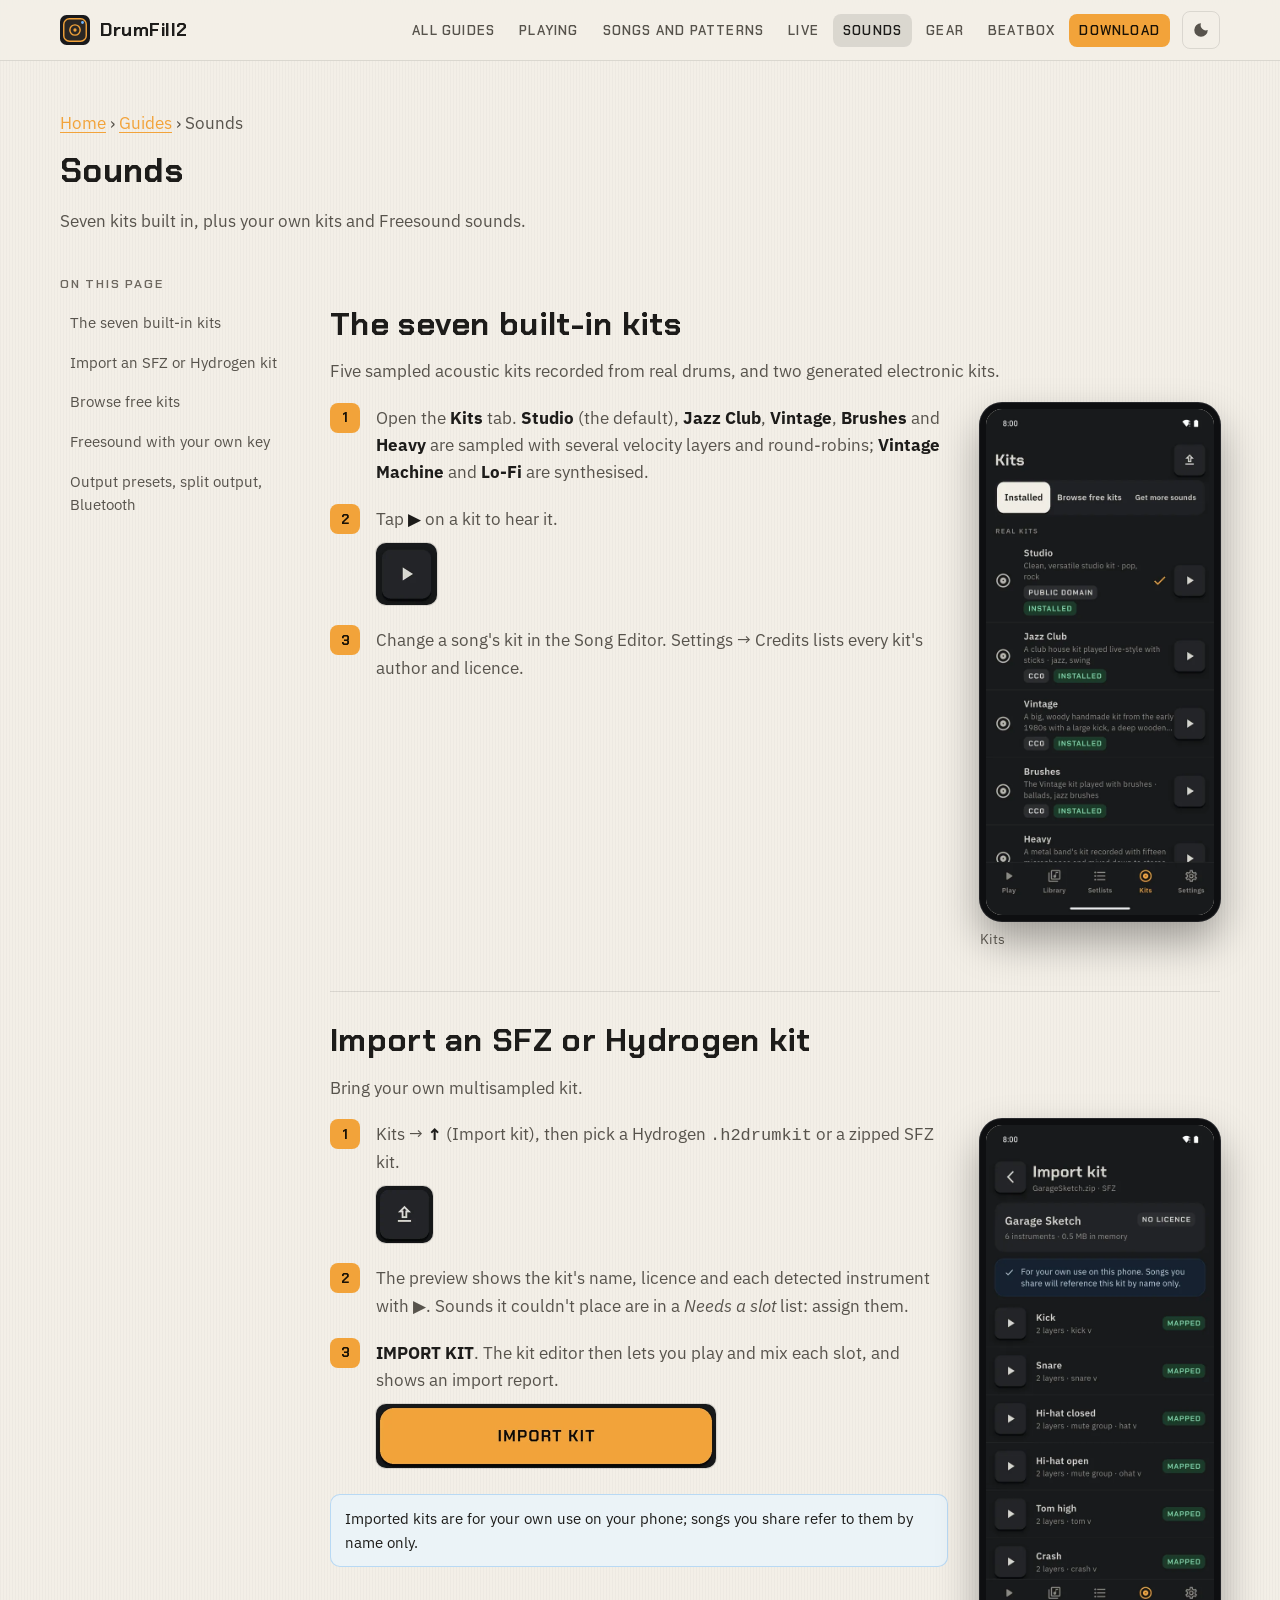
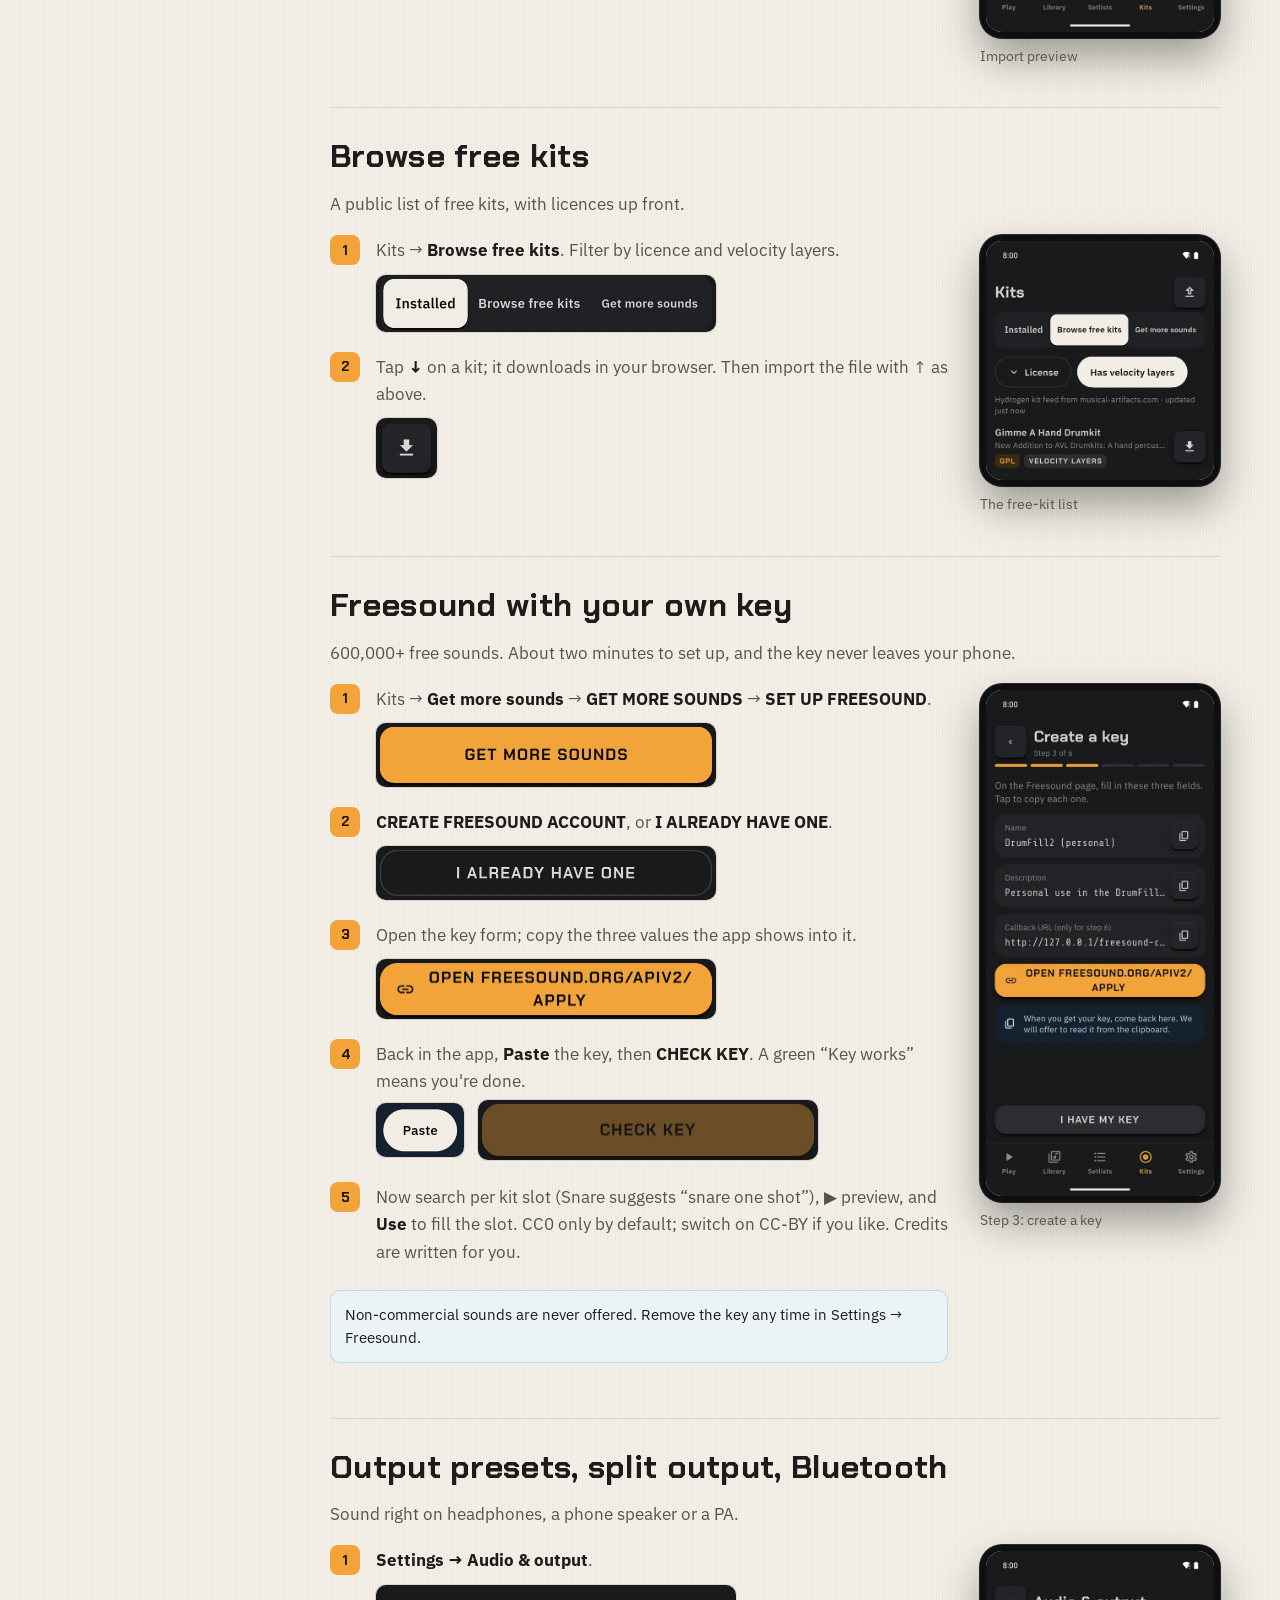
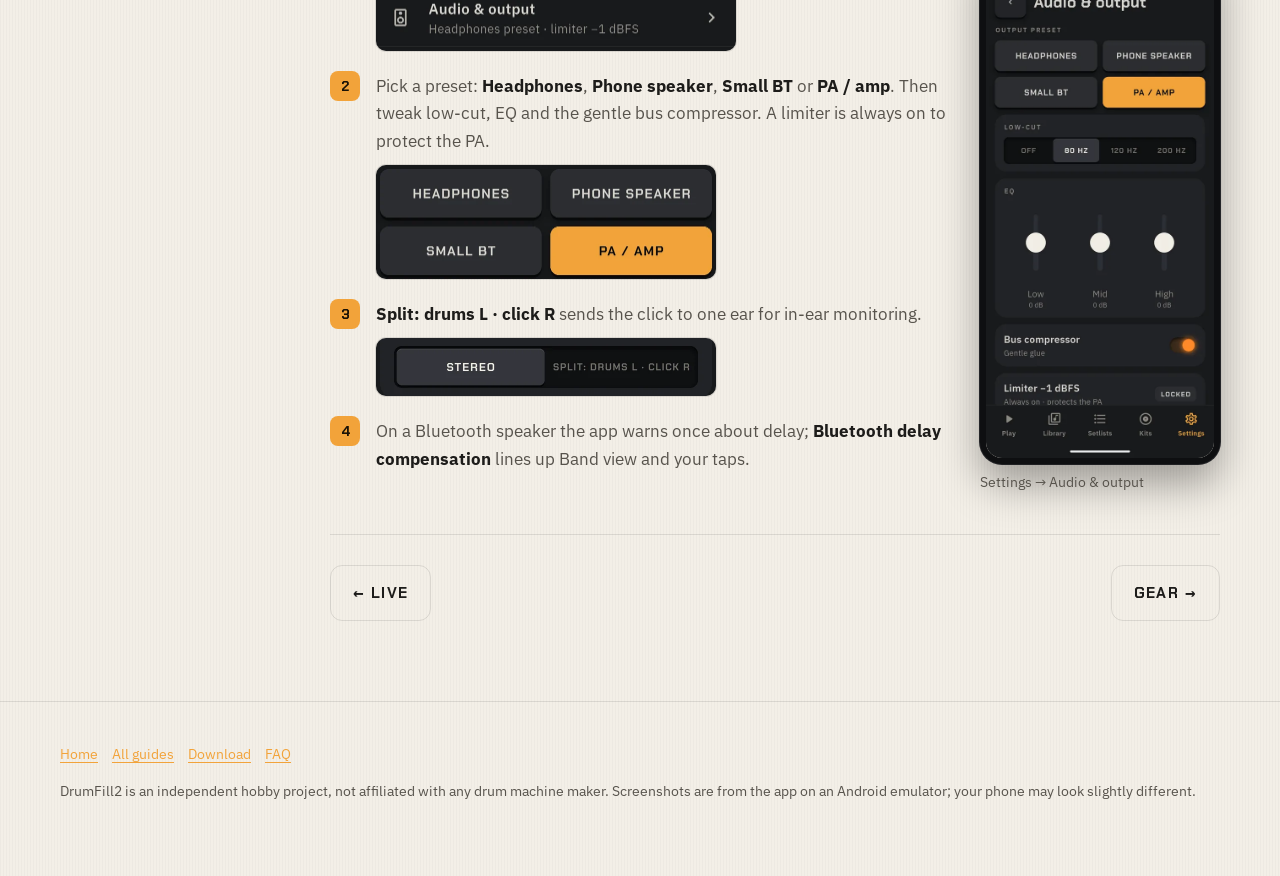
<file: guides/sounds.html>
<!doctype html>
<html lang="en">
<head>
<meta charset="utf-8">
<meta name="viewport" content="width=device-width, initial-scale=1">
<title>Sounds · DrumFill2 guides</title>
<meta name="description" content="Seven kits built in, plus your own kits and Freesound sounds.">
<meta name="theme-color" content="#18191C">
<link rel="icon" href="../img/icon.svg" type="image/svg+xml">
<link rel="preconnect" href="https://fonts.googleapis.com">
<link rel="preconnect" href="https://fonts.gstatic.com" crossorigin>
<link rel="stylesheet" href="https://fonts.googleapis.com/css2?family=Chakra+Petch:wght@600;700&family=IBM+Plex+Sans:wght@400;600&family=Share+Tech+Mono&display=swap">
<link rel="stylesheet" href="../css/site.css">
</head>
<body>
<a class="skip" href="#main">Skip to content</a>
<header class="top">
  <div class="wrap">
    <a class="brand" href="../" aria-label="DrumFill2 home"><img src="../img/icon.svg" width="30" height="30" alt="">DrumFill2</a>
    <nav class="nav" aria-label="Main">
      <a href="./">All guides</a>
      <a href="playing.html">Playing</a>
      <a href="songs.html">Songs and patterns</a>
      <a href="live.html">Live</a>
      <a href="sounds.html" aria-current="page">Sounds</a>
      <a href="gear.html">Gear</a>
      <a href="beatbox.html">Beatbox</a>
      <a class="dl" href="../#download">Download</a>
    </nav>
    <button class="theme-btn" type="button" aria-label="Switch theme"><svg width="18" height="18" viewBox="0 0 24 24" aria-hidden="true"><path fill="currentColor" d="M12 3a9 9 0 1 0 9 9 7 7 0 0 1-9-9z"/></svg></button>
  </div>
</header>
<main id="main">
<div class="wrap guide-hero" style="--c: var(--green)">
  <p class="crumbs"><a href="../">Home</a> › <a href="./">Guides</a> › Sounds</p>
  <h1>Sounds</h1>
  <p>Seven kits built in, plus your own kits and Freesound sounds.</p>
</div>
<div class="wrap guide-layout">
  <nav class="toc" aria-label="On this page">
    <p class="silk">On this page</p>
    <ol>
      <li><a href="#kits">The seven built-in kits</a></li>
      <li><a href="#import">Import an SFZ or Hydrogen kit</a></li>
      <li><a href="#browse">Browse free kits</a></li>
      <li><a href="#freesound">Freesound with your own key</a></li>
      <li><a href="#audio">Output presets, split output, Bluetooth</a></li>
    </ol>
  </nav>
  <div>
  <section class="guide" id="kits" aria-labelledby="kits-h">
    <h2 id="kits-h">The seven built-in kits</h2>
    <p class="intro">Five sampled acoustic kits recorded from real drums, and two generated electronic kits.</p>
    <div class="guide-body">
      <div>
      <ol class="howto">
        <li>Open the <strong>Kits</strong> tab. <strong>Studio</strong> (the default), <strong>Jazz Club</strong>, <strong>Vintage</strong>, <strong>Brushes</strong> and <strong>Heavy</strong> are sampled with several velocity layers and round-robins; <strong>Vintage Machine</strong> and <strong>Lo-Fi</strong> are synthesised.</li>
        <li>Tap <strong>▶</strong> on a kit to hear it.<img class="btnimg" src="../img/buttons/kit-audition.webp" width="61" height="62" loading="lazy" alt="Kit audition play key"></li>
        <li>Change a song's kit in the Song Editor. Settings → Credits lists every kit's author and licence.</li>
      </ol>
      </div>
      <figure><img class="phone" src="../img/screens/kits.webp" width="540" height="1200" loading="lazy" alt="Kits tab: Studio (public domain), Jazz Club, Vintage, Brushes (CC0), Heavy."><figcaption>Kits</figcaption></figure>
    </div>
  </section>
  <section class="guide" id="import" aria-labelledby="import-h">
    <h2 id="import-h">Import an SFZ or Hydrogen kit</h2>
    <p class="intro">Bring your own multisampled kit.</p>
    <div class="guide-body">
      <div>
      <ol class="howto">
        <li>Kits → <strong>↑</strong> (Import kit), then pick a Hydrogen <code>.h2drumkit</code> or a zipped SFZ kit.<img class="btnimg" src="../img/buttons/kit-import.webp" width="57" height="57" loading="lazy" alt="Import kit key (up arrow)"></li>
        <li>The preview shows the kit's name, licence and each detected instrument with ▶. Sounds it couldn't place are in a <em>Needs a slot</em> list: assign them.</li>
        <li><strong>IMPORT KIT</strong>. The kit editor then lets you play and mix each slot, and shows an import report.<img class="btnimg" src="../img/buttons/import-kit-btn.webp" width="340" height="64" loading="lazy" alt="IMPORT KIT key"></li>
      </ol>
      <p class="note tip">Imported kits are for your own use on your phone; songs you share refer to them by name only.</p>
      </div>
      <figure><img class="phone" src="../img/screens/kit-import.webp" width="540" height="1200" loading="lazy" alt="Import kit preview of GarageSketch.zip (SFZ): kick, snare, hats, tom and crash all mapped, each with a play key."><figcaption>Import preview</figcaption></figure>
    </div>
  </section>
  <section class="guide" id="browse" aria-labelledby="browse-h">
    <h2 id="browse-h">Browse free kits</h2>
    <p class="intro">A public list of free kits, with licences up front.</p>
    <div class="guide-body">
      <div>
      <ol class="howto">
        <li>Kits → <strong>Browse free kits</strong>. Filter by licence and velocity layers.<img class="btnimg" src="../img/buttons/kit-tabs.webp" width="340" height="57" loading="lazy" alt="Kits tabs: Installed, Browse free kits, Get more sounds"></li>
        <li>Tap <strong>↓</strong> on a kit; it downloads in your browser. Then import the file with ↑ as above.<img class="btnimg" src="../img/buttons/kit-download.webp" width="61" height="60" loading="lazy" alt="Download key (down arrow)"></li>
      </ol>
      </div>
      <figure><img class="phone" src="../img/screens/kits-browse.webp" width="540" height="565" loading="lazy" alt="Browse free kits: License and Has velocity layers filters and a kit with GPL and velocity layers badges."><figcaption>The free-kit list</figcaption></figure>
    </div>
  </section>
  <section class="guide" id="freesound" aria-labelledby="freesound-h">
    <h2 id="freesound-h">Freesound with your own key</h2>
    <p class="intro">600,000+ free sounds. About two minutes to set up, and the key never leaves your phone.</p>
    <div class="guide-body">
      <div>
      <ol class="howto">
        <li>Kits → <strong>Get more sounds</strong> → <strong>GET MORE SOUNDS</strong> → <strong>SET UP FREESOUND</strong>.<img class="btnimg" src="../img/buttons/more-sounds.webp" width="340" height="64" loading="lazy" alt="GET MORE SOUNDS key"></li>
        <li><strong>CREATE FREESOUND ACCOUNT</strong>, or <strong>I ALREADY HAVE ONE</strong>.<img class="btnimg" src="../img/buttons/have-account.webp" width="340" height="53" loading="lazy" alt="I ALREADY HAVE ONE key"></li>
        <li>Open the key form; copy the three values the app shows into it.<img class="btnimg" src="../img/buttons/fs-apply.webp" width="340" height="60" loading="lazy" alt="OPEN FREESOUND.ORG/APIV2/APPLY key"></li>
        <li>Back in the app, <strong>Paste</strong> the key, then <strong>CHECK KEY</strong>. A green “Key works” means you're done.<span class="btnrow"><img class="btnimg inline" src="../img/buttons/fs-paste.webp" width="88" height="54" loading="lazy" alt="Paste key"><img class="btnimg inline" src="../img/buttons/fs-check.webp" width="340" height="60" loading="lazy" alt="CHECK KEY key"></span></li>
        <li>Now search per kit slot (Snare suggests “snare one shot”), ▶ preview, and <strong>Use</strong> to fill the slot. CC0 only by default; switch on CC-BY if you like. Credits are written for you.</li>
      </ol>
      <p class="note tip">Non-commercial sounds are never offered. Remove the key any time in Settings → Freesound.</p>
      </div>
      <figure><img class="phone" src="../img/screens/freesound-3.webp" width="540" height="1200" loading="lazy" alt="Create a key step: Name, Description and Callback URL with copy buttons, and OPEN FREESOUND.ORG/APIV2/APPLY."><figcaption>Step 3: create a key</figcaption></figure>
    </div>
  </section>
  <section class="guide" id="audio" aria-labelledby="audio-h">
    <h2 id="audio-h">Output presets, split output, Bluetooth</h2>
    <p class="intro">Sound right on headphones, a phone speaker or a PA.</p>
    <div class="guide-body">
      <div>
      <ol class="howto">
        <li><strong>Settings → Audio &amp; output</strong>.<img class="btnimg" src="../img/buttons/audio-row.webp" width="360" height="66" loading="lazy" alt="Settings row: Audio &amp; output"></li>
        <li>Pick a preset: <strong>Headphones</strong>, <strong>Phone speaker</strong>, <strong>Small BT</strong> or <strong>PA / amp</strong>. Then tweak low-cut, EQ and the gentle bus compressor. A limiter is always on to protect the PA.<img class="btnimg" src="../img/buttons/presets.webp" width="340" height="114" loading="lazy" alt="Output presets"></li>
        <li><strong>Split: drums L · click R</strong> sends the click to one ear for in-ear monitoring.<img class="btnimg" src="../img/buttons/split.webp" width="340" height="58" loading="lazy" alt="Output mode: Stereo or Split drums L, click R"></li>
        <li>On a Bluetooth speaker the app warns once about delay; <strong>Bluetooth delay compensation</strong> lines up Band view and your taps.</li>
      </ol>
      </div>
      <figure><img class="phone" src="../img/screens/audio.webp" width="540" height="1200" loading="lazy" alt="Audio &amp; output: presets Headphones, Phone speaker, Small BT, PA / amp; low-cut; EQ."><figcaption>Settings → Audio & output</figcaption></figure>
    </div>
  </section>
  <nav class="pager" aria-label="More guides"><a class="key ghost" href="live.html">← Live</a><a class="key ghost" href="gear.html">Gear →</a></nav>
  </div>
</div>
</main>
<footer>
  <div class="wrap">
    <nav aria-label="Footer"><a href="../">Home</a><a href="./">All guides</a><a href="../#download">Download</a><a href="../#faq">FAQ</a></nav>
    <p>DrumFill2 is an independent hobby project, not affiliated with any drum machine maker. Screenshots are from the app on an Android emulator; your phone may look slightly different.</p>
  </div>
</footer>
<script src="../js/site.js" defer></script>
</body>
</html>
</file>
<file: css/site.css>
/* DrumFill2 marketing site. Palette follows the app's "hardware + stage light" look. */
:root {
  --chassis: #18191c;
  --chassis-2: #1f2023;
  --card: #222327;
  --key: #2b2d31;
  --key-dark: #232428;
  --display: #0a0c0b;
  --pad: #2a2724;
  --text: #e6e2da;
  --text-dim: #a29e95;
  --silk: #8e8a82;
  --line: rgba(255, 255, 255, .08);
  --hairline: rgba(255, 255, 255, .018);
  --red: #9e2429;
  --red-text: #ffe9e9;
  --orange: #f2a33a;
  --orange-ink: #1a1206;
  --blue: #5aa7ee;
  --teal: #3cc2b4;
  --violet: #b28be8;
  --pink: #ee7a9c;
  --green: #9cc46a;
  --grey: #8b93a1;
  --next: #6fb6ff;
  --stage: var(--orange);
  --shadow-key: inset 0 1px 0 rgba(255, 255, 255, .09), 0 3px 0 #0b0b0c, 0 4px 8px rgba(0, 0, 0, .4);
  --radius: 14px;
  --font-key: "Chakra Petch", system-ui, sans-serif;
  --font-mono: "Share Tech Mono", ui-monospace, monospace;
  --font-body: "IBM Plex Sans", system-ui, sans-serif;
  color-scheme: dark;
}

/* Light theme: daylight on the same hardware. Panels that are hardware (pads, display) stay dark. */
@media (prefers-color-scheme: light) {
  :root:not([data-theme="dark"]) {
    --chassis: #f3efe7;
    --chassis-2: #ebe6db;
    --card: #fffdf8;
    --text: #1d1c1a;
    --text-dim: #57534c;
    --silk: #6c675f;
    --line: rgba(0, 0, 0, .1);
    --hairline: rgba(0, 0, 0, .025);
    --shadow-key: inset 0 1px 0 rgba(255, 255, 255, .6), 0 3px 0 #c9c2b4, 0 4px 10px rgba(0, 0, 0, .12);
    color-scheme: light;
  }
}
:root[data-theme="light"] {
  --chassis: #f3efe7;
  --chassis-2: #ebe6db;
  --card: #fffdf8;
  --text: #1d1c1a;
  --text-dim: #57534c;
  --silk: #6c675f;
  --line: rgba(0, 0, 0, .1);
  --hairline: rgba(0, 0, 0, .025);
  --shadow-key: inset 0 1px 0 rgba(255, 255, 255, .6), 0 3px 0 #c9c2b4, 0 4px 10px rgba(0, 0, 0, .12);
  color-scheme: light;
}

* { box-sizing: border-box; }
html { scroll-behavior: smooth; -webkit-text-size-adjust: 100%; }
body {
  margin: 0;
  background: var(--chassis);
  background-image: repeating-linear-gradient(90deg, var(--hairline) 0 1px, transparent 1px 3px);
  color: var(--text);
  font: 400 17px/1.6 var(--font-body);
  overflow-x: hidden;
}
img { max-width: 100%; height: auto; }
a { color: var(--orange); text-underline-offset: 3px; }
a:hover { color: #ffbe63; }
:focus-visible { outline: 3px solid var(--next); outline-offset: 3px; border-radius: 6px; }
h1, h2, h3, h4 { font-family: var(--font-key); line-height: 1.15; margin: 0 0 .5em; letter-spacing: .3px; }
h2 { font-size: clamp(1.8rem, 4.5vw, 2.8rem); }
h3 { font-size: 1.3rem; }
p { margin: 0 0 1em; }
.wrap { width: min(1160px, 100% - 32px); margin-inline: auto; }
.silk { font: 600 .78rem/1.3 var(--font-key); text-transform: uppercase; letter-spacing: 1.8px; color: var(--silk); }
.skip { position: absolute; left: -999px; top: 8px; background: var(--orange); color: var(--orange-ink); padding: 8px 14px; z-index: 100; border-radius: 8px; }
.skip:focus { left: 8px; }
.sr { position: absolute; width: 1px; height: 1px; overflow: hidden; clip: rect(0 0 0 0); white-space: nowrap; }

/* ---------- top bar ---------- */
.top {
  position: sticky; top: 0; z-index: 50;
  background: color-mix(in srgb, var(--chassis) 88%, transparent);
  backdrop-filter: blur(10px);
  border-bottom: 1px solid var(--line);
}
.top .wrap { display: flex; align-items: center; gap: 12px; min-height: 60px; }
.brand { display: flex; align-items: center; gap: 10px; font: 700 1.15rem var(--font-key); color: var(--text); text-decoration: none; letter-spacing: .5px; }
.brand svg { flex: none; }
.nav { margin-left: auto; display: flex; gap: 4px; align-items: center; }
.nav a { color: var(--text-dim); text-decoration: none; font: 600 .82rem var(--font-key); text-transform: uppercase; letter-spacing: 1.2px; padding: 8px 10px; border-radius: 8px; }
.nav a:hover, .nav a[aria-current="page"] { color: var(--text); background: var(--line); }
.nav .dl { background: var(--orange); color: var(--orange-ink); }
.nav .dl:hover { background: #ffb44f; color: var(--orange-ink); }
.theme-btn { background: none; border: 1px solid var(--line); color: var(--text-dim); border-radius: 8px; width: 38px; height: 38px; cursor: pointer; display: grid; place-items: center; }
@media (max-width: 860px) { .nav a:not(.dl) { display: none; } }

/* ---------- keys and buttons ---------- */
.key {
  display: inline-flex; align-items: center; justify-content: center; gap: 10px;
  min-height: 56px; padding: 0 22px; border-radius: 12px; border: 0;
  background: var(--key); color: #e9e5dd; box-shadow: var(--shadow-key);
  font: 700 .95rem var(--font-key); text-transform: uppercase; letter-spacing: 1.4px;
  text-decoration: none; cursor: pointer; transition: transform .06s, box-shadow .06s;
}
.key:hover { color: #fff; }
.key:active, .key.down { transform: translateY(2px); box-shadow: inset 0 1px 0 rgba(255, 255, 255, .09), 0 1px 0 #0b0b0c; }
.key.orange { background: var(--orange); color: var(--orange-ink); box-shadow: inset 0 1px 0 rgba(255, 255, 255, .35), 0 3px 0 #8a5a17, 0 6px 18px rgba(242, 163, 58, .25); }
.key.orange:hover { background: #ffb44f; color: var(--orange-ink); }
.key.red { background: var(--red); color: var(--red-text); }
.key.ghost { background: transparent; border: 1px solid var(--line); box-shadow: none; color: var(--text); }

/* ---------- hero ---------- */
.hero { position: relative; padding: 56px 0 72px; overflow: hidden; isolation: isolate; }
.hero::before {
  content: ""; position: absolute; inset: -20% -10% auto; height: 120%; z-index: -1;
  background: radial-gradient(50% 55% at 50% 0%, color-mix(in srgb, var(--stage) 34%, transparent), transparent 75%);
  transition: background 0.6s;
}
.hero .wrap { display: grid; grid-template-columns: 1.05fr .95fr; gap: 48px; align-items: center; }
.hero h1 { font-size: clamp(2.4rem, 7vw, 4.6rem); margin-bottom: .25em; }
.hero h1 .glow { color: var(--stage); text-shadow: 0 0 22px color-mix(in srgb, var(--stage) 55%, transparent); transition: color .6s; }
.hero .lede { font-size: 1.2rem; color: var(--text-dim); max-width: 34em; }
.hero .ctas { display: flex; flex-wrap: wrap; gap: 14px; margin: 26px 0 18px; }
.chips { display: flex; flex-wrap: wrap; gap: 8px; padding: 0; margin: 0; list-style: none; }
.chips li { font: 600 .78rem var(--font-key); letter-spacing: 1px; text-transform: uppercase; color: var(--text-dim); border: 1px solid var(--line); border-radius: 999px; padding: 5px 12px; }
@media (max-width: 900px) { .hero .wrap { grid-template-columns: 1fr; } }

/* ---------- the toy drum machine ---------- */
.machine {
  background: #1b1c1f; border-radius: 26px; padding: 18px; color: #e6e2da;
  box-shadow: inset 0 1px 0 rgba(255, 255, 255, .06), 0 30px 60px rgba(0, 0, 0, .45), 0 0 0 1px #0c0c0d;
  background-image: repeating-linear-gradient(90deg, rgba(255, 255, 255, .018) 0 1px, transparent 1px 3px);
  max-width: 520px; width: 100%; margin-inline: auto;
}
.machine .lcd {
  background: var(--display); border-radius: 12px; padding: 14px 16px 12px;
  box-shadow: inset 0 2px 8px rgba(0, 0, 0, .9), 0 0 0 1px #000, 0 1px 0 rgba(255, 255, 255, .06);
  font-family: var(--font-mono); color: var(--stage);
}
.lcd-row { display: flex; justify-content: space-between; align-items: baseline; gap: 10px; }
.lcd .lbl { font-size: .68rem; letter-spacing: 2px; opacity: .55; text-transform: uppercase; }
.lcd .big { font-size: clamp(1.6rem, 6vw, 2.1rem); line-height: 1.1; text-shadow: 0 0 10px color-mix(in srgb, var(--stage) 60%, transparent); }
.lcd .msg { font-size: .8rem; min-height: 1.3em; opacity: .85; text-align: right; }
[data-lcd=bar] { white-space: nowrap; }
.leds { display: flex; gap: 8px; margin: 8px 0 10px; }
.led { width: 10px; height: 10px; border-radius: 50%; background: #3a3530; }
.led.on { background: var(--stage); box-shadow: 0 0 8px var(--stage); }
.song-strip { display: flex; gap: 3px; }
.song-strip button {
  flex: 1 1 0; min-width: 0; border: 0; background: none; padding: 0; cursor: pointer; color: inherit;
  font: .66rem var(--font-mono); letter-spacing: .6px; text-transform: uppercase;
  display: flex; flex-direction: column; gap: 5px; align-items: stretch;
}
.song-strip .bar { height: 10px; border-radius: 3px; box-shadow: inset 0 0 0 1.5px color-mix(in srgb, var(--c) 55%, transparent); position: relative; overflow: hidden; }
.song-strip .bar i { position: absolute; inset: 0 auto 0 0; width: 0; background: var(--c); }
.song-strip .on .bar { box-shadow: 0 0 10px color-mix(in srgb, var(--c) 70%, transparent); }
.song-strip span { opacity: .5; overflow: hidden; text-overflow: ellipsis; white-space: nowrap; }
.song-strip .on span { opacity: 1; color: var(--c); }

.deck { display: grid; grid-template-columns: repeat(4, 1fr); gap: 10px; margin-top: 14px; }
.deck .key { min-height: 64px; padding: 0 6px; font-size: .82rem; letter-spacing: 1px; }
.deck [data-act=mode] { grid-column: span 2; }
.deck .key.next { grid-column: span 2; }
.deck .key.next.armed { box-shadow: var(--shadow-key), inset 0 0 0 2px var(--next), 0 0 16px rgba(111, 182, 255, .35); }
.pads { display: grid; grid-template-columns: 2.4fr 1fr; gap: 10px; margin-top: 10px; }
.pad {
  min-height: 112px; border-radius: 20px; border: 0; cursor: pointer; color: color-mix(in srgb, var(--stage) 80%, #fff);
  background: var(--pad); font: 700 2.4rem var(--font-key); letter-spacing: 6px;
  box-shadow: inset 0 2px 0 rgba(255, 255, 255, .05), inset 0 -6px 14px rgba(0, 0, 0, .55), 0 0 0 2px #0c0c0d,
    inset 0 0 34px color-mix(in srgb, var(--stage) 30%, transparent), inset 0 0 0 2px color-mix(in srgb, var(--stage) 70%, transparent);
  text-shadow: 0 0 14px color-mix(in srgb, var(--stage) 60%, transparent);
  display: flex; flex-direction: column; align-items: center; justify-content: center; gap: 4px;
  transition: transform .06s;
}
.pad small { font: 600 .68rem var(--font-key); letter-spacing: 1.6px; opacity: .8; }
.pad.big { font-size: 1.3rem; letter-spacing: 3px; }
.pad.hit { transform: scale(.97); box-shadow: inset 0 0 50px color-mix(in srgb, var(--stage) 75%, transparent), inset 0 0 0 3px var(--stage), 0 0 40px color-mix(in srgb, var(--stage) 55%, transparent); color: #fff3e6; }
.kitrow { display: grid; grid-template-columns: repeat(4, 1fr); gap: 10px; margin-top: 10px; }
.kitrow .key { min-height: 64px; font-size: .78rem; padding: 0 4px; }
.kitrow .key.hit, .deck .key.hit { transform: translateY(2px); background: #3a3c41; }
.machine-note { font-size: .82rem; color: var(--text-dim); text-align: center; margin-top: 12px; }
@media (max-width: 420px) {
  .machine { padding: 12px; border-radius: 20px; }
  .pad { font-size: 1.8rem; letter-spacing: 4px; min-height: 96px; }
  .deck .key, .kitrow .key { font-size: .7rem; letter-spacing: .5px; }
}

/* ---------- sections ---------- */
section { padding: 84px 0; }
section.alt { background: var(--chassis-2); }
.section-head { max-width: 760px; margin-bottom: 40px; }
.section-head p { color: var(--text-dim); font-size: 1.1rem; }

/* problems */
.problems { display: grid; grid-template-columns: repeat(auto-fit, minmax(300px, 1fr)); gap: 18px; }
.problem { background: var(--card); border: 1px solid var(--line); border-radius: var(--radius); padding: 22px; position: relative; overflow: hidden; }
.problem::before { content: ""; position: absolute; inset: 0 auto 0 0; width: 4px; background: var(--c, var(--orange)); }
.problem .pain { font: 600 1.05rem var(--font-key); color: var(--text); margin-bottom: 10px; }
.problem .pain::before { content: "“"; color: var(--c, var(--orange)); }
.problem .pain::after { content: "”"; color: var(--c, var(--orange)); }
.problem p { color: var(--text-dim); margin: 0; }
.problem p strong { color: var(--text); }
.problem a { display: inline-block; margin-top: 10px; font: 600 .85rem var(--font-key); text-transform: uppercase; letter-spacing: 1px; }

/* workflows */
.tabs { display: flex; flex-wrap: wrap; gap: 8px; margin-bottom: 28px; }
.tabs button {
  border: 1px solid var(--line); background: var(--card); color: var(--text-dim); cursor: pointer;
  font: 700 .82rem var(--font-key); text-transform: uppercase; letter-spacing: 1.2px; padding: 12px 16px; border-radius: 10px; min-height: 48px;
}
.tabs button[aria-selected="true"] { background: var(--c, var(--orange)); color: #0a0c0b; border-color: transparent; }
.flow { display: grid; grid-template-columns: 1fr 1.1fr; gap: 40px; align-items: start; }
.flow[hidden] { display: none; }
.flow ol { counter-reset: s; list-style: none; padding: 0; margin: 0 0 18px; }
.flow ol li { counter-increment: s; position: relative; padding: 0 0 16px 48px; color: var(--text-dim); }
.flow ol li strong { color: var(--text); }
.flow ol li::before {
  content: counter(s); position: absolute; left: 0; top: -2px; width: 32px; height: 32px; border-radius: 9px;
  background: var(--key); color: #e9e5dd; box-shadow: var(--shadow-key); display: grid; place-items: center; font: 700 .9rem var(--font-key);
}
.shots { display: flex; gap: 14px; overflow-x: auto; padding: 6px 4px 18px; scroll-snap-type: x mandatory; }
.shots figure { margin: 0; flex: 0 0 min(230px, 62vw); scroll-snap-align: start; }
.shots figure.wide { flex-basis: min(460px, 86vw); }
.phone { border-radius: 22px; border: 6px solid #0e0f11; box-shadow: 0 20px 40px rgba(0, 0, 0, .35), 0 0 0 1px #2c2d31; background: #0e0f11; display: block; width: 100%; }
figcaption { font-size: .85rem; color: var(--text-dim); margin-top: 8px; }
@media (max-width: 860px) { .flow { grid-template-columns: 1fr; } }

/* features */
.feature-groups { display: grid; gap: 36px; }
.feature-group h3 { display: flex; align-items: center; gap: 10px; }
.feature-group h3::before { content: ""; width: 10px; height: 10px; border-radius: 50%; background: var(--c); box-shadow: 0 0 8px var(--c); }
.features { display: grid; grid-template-columns: repeat(auto-fill, minmax(250px, 1fr)); gap: 12px; list-style: none; margin: 0; padding: 0; }
.features a {
  display: grid; grid-template-columns: 1fr auto; gap: 2px 12px; height: 100%;
  background: var(--card); border: 1px solid var(--line); border-radius: 12px; padding: 14px 16px; text-decoration: none; color: var(--text);
  transition: transform .15s, border-color .15s;
}
.features a:hover { transform: translateY(-2px); border-color: var(--c); color: var(--text); }
.features b { font: 700 1rem var(--font-key); }
.features span { grid-column: 1; font-size: .9rem; color: var(--text-dim); }
.features a::after { content: "HOW-TO →"; grid-column: 2; grid-row: 1 / span 2; align-self: center; font: 700 .7rem var(--font-key); letter-spacing: 1.2px; color: var(--c); }

/* praise */
.praise { position: relative; overflow: hidden; }
.quotes { display: grid; grid-template-columns: repeat(auto-fill, minmax(280px, 1fr)); gap: 18px; }
.quote {
  margin: 0; background: #f4ecd8; color: #2a2219; border-radius: 4px; padding: 26px 22px 20px; position: relative;
  box-shadow: 0 1px 0 #d8ccaf, 0 14px 30px rgba(0, 0, 0, .3); transform: rotate(var(--r, -1deg));
  font-family: Georgia, "Times New Roman", serif; transition: transform .25s;
  background-image: radial-gradient(circle at 20% 10%, rgba(255, 255, 255, .5), transparent 40%), linear-gradient(transparent 0 0);
}
.quote:hover { transform: rotate(0deg) scale(1.02); }
.quote::before { content: "★★★★★"; display: block; color: #b8761b; letter-spacing: 3px; font-size: .9rem; margin-bottom: 8px; }
.quote blockquote { margin: 0 0 14px; font-size: 1.08rem; line-height: 1.5; font-style: italic; }
.quote figcaption { color: #5b4d3a; font-family: var(--font-body); font-size: .88rem; margin: 0; }
.quote figcaption b { color: #2a2219; display: block; font-size: .98rem; }
.quote .stamp {
  position: absolute; top: 14px; right: 12px; transform: rotate(12deg); border: 2px solid #a8322f; color: #a8322f;
  font: 700 .62rem var(--font-key); letter-spacing: 1.4px; padding: 2px 6px; border-radius: 4px; opacity: .85;
}
.disclaimer { margin-top: 30px; font-size: .9rem; color: var(--text-dim); border-left: 3px solid var(--orange); padding-left: 14px; max-width: 760px; }

/* download */
.download-box { display: grid; grid-template-columns: 1fr 1fr; gap: 36px; align-items: start; }
.dl-card { background: var(--card); border: 1px solid var(--line); border-radius: 18px; padding: 26px; }
.dl-card .key { width: 100%; min-height: 72px; font-size: 1.05rem; }
.meta { list-style: none; padding: 0; margin: 18px 0 0; display: grid; gap: 8px; font-size: .92rem; color: var(--text-dim); }
.meta code, .hash { font-family: var(--font-mono); font-size: .82rem; word-break: break-all; color: var(--text); }
.hash { display: block; background: var(--display); color: #cfe4fa; padding: 10px 12px; border-radius: 8px; margin-top: 6px; }
.steps { padding-left: 1.3em; margin: 0; }
.steps li { margin-bottom: 12px; color: var(--text-dim); }
.steps li strong { color: var(--text); }
.note { background: color-mix(in srgb, var(--blue) 12%, var(--card)); border: 1px solid color-mix(in srgb, var(--blue) 35%, transparent); border-radius: 10px; padding: 12px 14px; font-size: .92rem; color: var(--text); }
.warn { background: color-mix(in srgb, var(--orange) 12%, var(--card)); border-color: color-mix(in srgb, var(--orange) 40%, transparent); }
@media (max-width: 860px) { .download-box { grid-template-columns: 1fr; } }

/* faq */
.faq details { background: var(--card); border: 1px solid var(--line); border-radius: 12px; margin-bottom: 10px; }
.faq summary { cursor: pointer; padding: 16px 18px; font: 700 1rem var(--font-key); list-style: none; display: flex; justify-content: space-between; gap: 12px; }
.faq summary::-webkit-details-marker { display: none; }
.faq summary::after { content: "+"; color: var(--orange); font-size: 1.3rem; line-height: 1; }
.faq details[open] summary::after { content: "–"; }
.faq details > div { padding: 0 18px 16px; color: var(--text-dim); }

/* footer */
footer { border-top: 1px solid var(--line); padding: 40px 0 60px; color: var(--text-dim); font-size: .9rem; }
footer .wrap { display: grid; gap: 14px; }
footer nav { display: flex; flex-wrap: wrap; gap: 14px; }

/* ---------- guides ---------- */
.guide-hero { padding: 48px 0 24px; }
.guide-hero p { color: var(--text-dim); max-width: 46em; font-size: 1.08rem; }
.crumbs { font-size: .85rem; color: var(--text-dim); margin-bottom: 14px; }
.guide-layout { display: grid; grid-template-columns: 230px 1fr; gap: 40px; padding-bottom: 80px; }
.toc { position: sticky; top: 76px; align-self: start; max-height: calc(100vh - 96px); overflow: auto; }
.toc ol { list-style: none; padding: 0; margin: 0; display: grid; gap: 2px; }
.toc a { display: block; padding: 7px 10px; border-radius: 8px; color: var(--text-dim); text-decoration: none; font-size: .92rem; }
.toc a:hover { background: var(--line); color: var(--text); }
.guide { padding: 30px 0 40px; border-bottom: 1px solid var(--line); scroll-margin-top: 76px; }
.guide h2 { font-size: clamp(1.5rem, 3.6vw, 2rem); }
.guide .intro { color: var(--text-dim); max-width: 44em; }
.guide-body { display: grid; grid-template-columns: 1fr 240px; gap: 32px; align-items: start; }
.guide-body.landscape { grid-template-columns: 1fr; }
.guide-body figure { margin: 0; }
.howto { counter-reset: s; list-style: none; padding: 0; margin: 0; }
.howto li { counter-increment: s; position: relative; padding: 2px 0 18px 46px; color: var(--text-dim); }
.howto li strong { color: var(--text); }
.howto li::before {
  content: counter(s); position: absolute; left: 0; top: 0; width: 30px; height: 30px; border-radius: 8px;
  background: var(--orange); color: var(--orange-ink); display: grid; place-items: center; font: 700 .85rem var(--font-key);
}
.btnimg { display: block; margin: 10px 0 2px; border-radius: 10px; height: auto; max-width: 100%; box-shadow: 0 0 0 1px var(--line); background: #18191c; }
.btnimg.inline { display: inline-block; vertical-align: middle; margin: 4px 6px 4px 0; }
.btnrow { display: flex; flex-wrap: wrap; gap: 8px; align-items: center; }
.tip { margin-top: 6px; }
.guide-cards { display: grid; grid-template-columns: repeat(auto-fill, minmax(260px, 1fr)); gap: 16px; list-style: none; padding: 0; }
.guide-cards a { display: block; background: var(--card); border: 1px solid var(--line); border-radius: 14px; padding: 20px; text-decoration: none; color: var(--text); height: 100%; }
.guide-cards a:hover { border-color: var(--orange); color: var(--text); }
.guide-cards b { font: 700 1.15rem var(--font-key); display: block; margin-bottom: 6px; }
.guide-cards span { color: var(--text-dim); font-size: .92rem; }
.pager { display: flex; justify-content: space-between; gap: 12px; flex-wrap: wrap; margin-top: 30px; }
@media (max-width: 900px) {
  .guide-layout { grid-template-columns: 1fr; }
  .toc { position: static; max-height: none; background: var(--card); border: 1px solid var(--line); border-radius: 12px; padding: 10px; }
  .guide-body { grid-template-columns: 1fr; }
  .guide-body figure { max-width: 260px; }
}

/* ---------- motion ---------- */
.reveal { opacity: 0; transform: translateY(18px); transition: opacity .6s ease, transform .6s ease; }
.reveal.in { opacity: 1; transform: none; }
.float { animation: float 6s ease-in-out infinite; }
@keyframes float { 50% { transform: translateY(-8px); } }
.notes { position: absolute; inset: 0; pointer-events: none; z-index: -1; }
.notes span { position: absolute; bottom: -40px; font-size: 22px; color: var(--stage); opacity: .0; animation: rise 9s linear infinite; }
@keyframes rise { 10% { opacity: .2; } 100% { transform: translateY(-110vh) rotate(25deg); opacity: 0; } }
@media (prefers-reduced-motion: reduce) {
  html { scroll-behavior: auto; }
  *, *::before, *::after { animation: none !important; transition: none !important; }
  .reveal { opacity: 1; transform: none; }
  .notes { display: none; }
}
</file>
